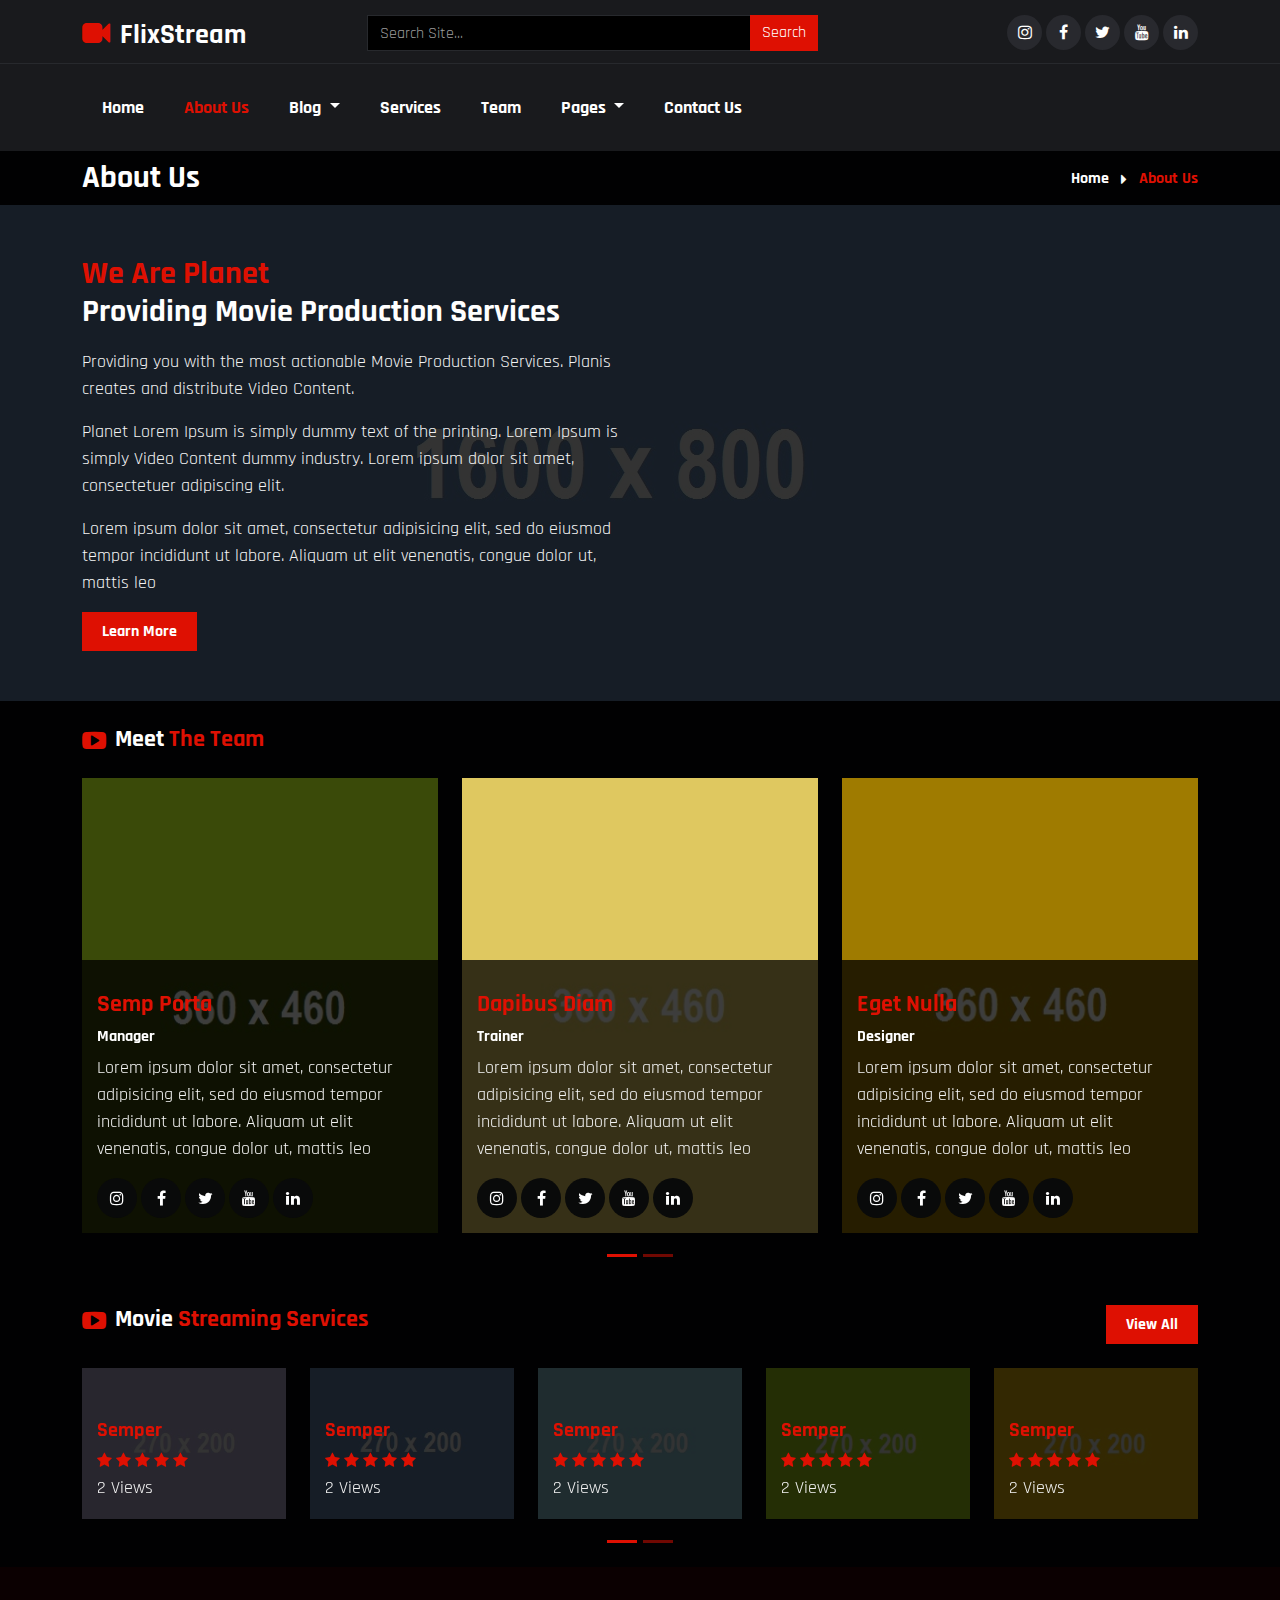
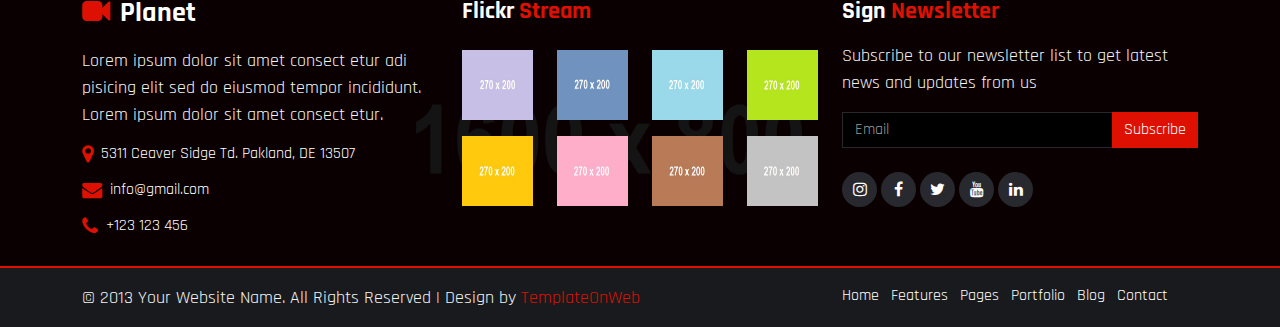
<file: about.html>
<!DOCTYPE html>
<html lang="en">
<head>
	<meta charset="utf-8">
	<meta http-equiv="X-UA-Compatible" content="IE=edge">
	<meta name="viewport" content="width=device-width, initial-scale=1">
	<title>Planet</title>
	<link href="css/bootstrap.min.css" rel="stylesheet" >
	<link href="css/font-awesome.min.css" rel="stylesheet" >
	<link href="css/global.css" rel="stylesheet">
	<link href="css/about.css" rel="stylesheet">
	<link href="https://fonts.googleapis.com/css2?family=Rajdhani&display=swap" rel="stylesheet">
	<script src="js/bootstrap.bundle.min.js"></script>

</head>
<body>

<section id="top">
<div class="container">
 <div class="row top_1">
  <div class="col-md-3">
   <div class="top_1l pt-1">
    <h3 class="mb-0"><a class="text-white" href="index.html"><i class="fa fa-video-camera col_red me-1"></i> FlixStream</a></h3>
   </div>
  </div>
  <div class="col-md-5">
   <div class="top_1m">
    <div class="input-group">
				<input type="text" class="form-control bg-black" placeholder="Search Site...">
				<span class="input-group-btn">
					<button class="btn btn text-white bg_red rounded-0 border-0" type="button">
						 Search</button>
				</span>
		</div>
   </div>
  </div>
  <div class="col-md-4">
   <div class="top_1r text-end">
     <ul class="social-network social-circle mb-0">
			<li><a href="#" class="icoRss" title="Rss"><i class="fa fa-instagram"></i></a></li>
			<li><a href="#" class="icoFacebook" title="Facebook"><i class="fa fa-facebook"></i></a></li>
			<li><a href="#" class="icoTwitter" title="Twitter"><i class="fa fa-twitter"></i></a></li>
			<li><a href="#" class="icoGoogle" title="Google +"><i class="fa fa-youtube"></i></a></li>
			<li><a href="#" class="icoLinkedin" title="Linkedin"><i class="fa fa-linkedin"></i></a></li>
		</ul>
   </div>
  </div>
 </div>
</div>
</section>

<section id="header">
<nav class="navbar navbar-expand-md navbar-light" id="navbar_sticky">
  <div class="container">
    <a class="navbar-brand text-white fw-bold" href="index.html"><i class="fa fa-video-camera col_red me-1"></i> FlixStream</a>
    <button class="navbar-toggler" type="button" data-bs-toggle="collapse" data-bs-target="#navbarSupportedContent" aria-controls="navbarSupportedContent" aria-expanded="false" aria-label="Toggle navigation">
      <span class="navbar-toggler-icon"></span>
    </button>
    <div class="collapse navbar-collapse" id="navbarSupportedContent">
      <ul class="navbar-nav mb-0">
        <li class="nav-item">
          <a class="nav-link" aria-current="page" href="index.html">Home</a>
        </li>
		<li class="nav-item">
          <a class="nav-link active" href="about.html">About Us</a>
        </li>
        <li class="nav-item dropdown">
          <a class="nav-link dropdown-toggle" href="#" id="navbarDropdown" role="button" data-bs-toggle="dropdown" aria-expanded="false">
            Blog
          </a>
          <ul class="dropdown-menu drop_1" aria-labelledby="navbarDropdown">
            <li><a class="dropdown-item" href="blog.html">Blog</a></li>
            <li><a class="dropdown-item border-0" href="blog_detail.html">Blog Detail</a></li>
          </ul>
        </li>
		<li class="nav-item">
          <a class="nav-link" href="services.html">Services</a>
        </li>
		<li class="nav-item">
          <a class="nav-link" href="team.html">Team</a>
        </li>
		<li class="nav-item dropdown">
          <a class="nav-link dropdown-toggle" href="#" id="navbarDropdown" role="button" data-bs-toggle="dropdown" aria-expanded="false">
            Pages
          </a>
          <ul class="dropdown-menu drop_1" aria-labelledby="navbarDropdown">
            <li><a class="dropdown-item" href="about.html">About Us</a></li>
            <li><a class="dropdown-item" href="services.html">Services</a></li>
			<li><a class="dropdown-item" href="team.html">Team</a></li>
            <li><a class="dropdown-item border-0" href="contact.html">Contact</a></li>
          </ul>
        </li>
		
		<li class="nav-item">
          <a class="nav-link" href="contact.html">Contact Us</a>
        </li>
      </ul>
    </div>
  </div>
</nav>
</section>

<section id="center" class="center_o pt-2 pb-2">
 <div class="container-xl">
  <div class="row center_o1">
   <div class="col-md-5">
     <div class="center_o1l">
	  <h2 class="mb-0">About Us</h2>
	 </div>
   </div>
   <div class="col-md-7">
     <div class="center_o1r text-end">
	  <h6 class="mb-0 col_red"><a href="#">Home</a> <span class="me-2 ms-2 text-light"><i class="fa fa-caret-right align-middle"></i></span> About Us</h6>
	 </div>
   </div>
  </div>
 </div>
</section>

<section id="about_pg">
 <div class="about_pgm">
  <div class="container-xl">
  <div class="row about_pg1">
    <div class="col-md-12">
	  <h2><span class="col_red">We Are Planet</span><br>
Providing Movie Production Services</h2>
      <p class="mt-3 w-50">Providing you with the most actionable Movie Production Services. Planis creates and distribute Video Content.</p>
	  <p class="w-50">Planet Lorem Ipsum is simply dummy text of the printing. Lorem Ipsum is simply Video Content  dummy industry. Lorem ipsum dolor sit amet, consectetuer adipiscing elit.</p>
	  <p class="w-50">Lorem ipsum dolor sit amet, consectetur adipisicing elit, sed do eiusmod tempor incididunt ut labore. Aliquam ut elit venenatis, congue dolor ut, mattis leo</p>
	  <h6 class="mb-0"><a class="button" href="#">Learn More</a></h6>
	</div>
  </div>
 </div>
 </div>
</section>

<section id="team" class="pt-4 pb-5">
 <div class="container-xl">
  <div class="row trend_1">
  <div class="col-md-12">
   <div class="trend_1l">
    <h4 class="mb-0"><i class="fa fa-youtube-play align-middle col_red me-1"></i> Meet <span class="col_red">The Team</span></h4>
   </div>
  </div>
 </div>
  <div class="row team_1 mt-4">
    <div id="carouselExampleCaptions1" class="carousel slide" data-bs-ride="carousel">
  <div class="carousel-indicators">
    <button type="button" data-bs-target="#carouselExampleCaptions1" data-bs-slide-to="0" class="active" aria-label="Slide 1"></button>
    <button type="button" data-bs-target="#carouselExampleCaptions1" data-bs-slide-to="1" aria-label="Slide 2" class="" aria-current="true"></button>
  </div>
  <div class="carousel-inner">
    <div class="carousel-item active">
      <div class="team_1i row">
	   <div class="col-md-4">
	    <div class="team_1i1 clearfix position-relative">
		 <div class="team_1i1i clearfix">
		   <div class="grid clearfix">
				  <figure class="effect-jazz mb-0">
					<a href="#"><img src="img/37.jpg" class="w-100" alt="abc"></a>
				  </figure>
			  </div>
		 </div>
		 <div class="team_1i1i1 clearfix position-absolute w-100 bottom-0">
		  <h4 class="col_red">Semp Porta</h4>
		  <h6>Manager</h6>
		  <p>Lorem ipsum dolor sit amet, consectetur adipisicing elit, sed do eiusmod tempor incididunt ut labore. Aliquam ut elit venenatis, congue dolor ut, mattis leo</p>
		  <ul class="social-network social-circle mb-0 mt-3">
			<li><a href="#" class="icoRss" title="Rss"><i class="fa fa-instagram"></i></a></li>
			<li><a href="#" class="icoFacebook" title="Facebook"><i class="fa fa-facebook"></i></a></li>
			<li><a href="#" class="icoTwitter" title="Twitter"><i class="fa fa-twitter"></i></a></li>
			<li><a href="#" class="icoGoogle" title="Google +"><i class="fa fa-youtube"></i></a></li>
			<li><a href="#" class="icoLinkedin" title="Linkedin"><i class="fa fa-linkedin"></i></a></li>
		</ul>
		 </div>
		</div>
	   </div>
	   <div class="col-md-4">
	    <div class="team_1i1 clearfix position-relative">
		 <div class="team_1i1i clearfix">
		   <div class="grid clearfix">
				  <figure class="effect-jazz mb-0">
					<a href="#"><img src="img/38.jpg" class="w-100" alt="abc"></a>
				  </figure>
			  </div>
		 </div>
		 <div class="team_1i1i1 clearfix position-absolute w-100 bottom-0">
		  <h4 class="col_red">Dapibus Diam</h4>
		  <h6>Trainer</h6>
		  <p>Lorem ipsum dolor sit amet, consectetur adipisicing elit, sed do eiusmod tempor incididunt ut labore. Aliquam ut elit venenatis, congue dolor ut, mattis leo</p>
		  <ul class="social-network social-circle mb-0 mt-3">
			<li><a href="#" class="icoRss" title="Rss"><i class="fa fa-instagram"></i></a></li>
			<li><a href="#" class="icoFacebook" title="Facebook"><i class="fa fa-facebook"></i></a></li>
			<li><a href="#" class="icoTwitter" title="Twitter"><i class="fa fa-twitter"></i></a></li>
			<li><a href="#" class="icoGoogle" title="Google +"><i class="fa fa-youtube"></i></a></li>
			<li><a href="#" class="icoLinkedin" title="Linkedin"><i class="fa fa-linkedin"></i></a></li>
		</ul>
		 </div>
		</div>
	   </div>
	   <div class="col-md-4">
	    <div class="team_1i1 clearfix position-relative">
		 <div class="team_1i1i clearfix">
		   <div class="grid clearfix">
				  <figure class="effect-jazz mb-0">
					<a href="#"><img src="img/39.jpg" class="w-100" alt="abc"></a>
				  </figure>
			  </div>
		 </div>
		 <div class="team_1i1i1 clearfix position-absolute w-100 bottom-0">
		  <h4 class="col_red">Eget Nulla</h4>
		  <h6>Designer</h6>
		  <p>Lorem ipsum dolor sit amet, consectetur adipisicing elit, sed do eiusmod tempor incididunt ut labore. Aliquam ut elit venenatis, congue dolor ut, mattis leo</p>
		  <ul class="social-network social-circle mb-0 mt-3">
			<li><a href="#" class="icoRss" title="Rss"><i class="fa fa-instagram"></i></a></li>
			<li><a href="#" class="icoFacebook" title="Facebook"><i class="fa fa-facebook"></i></a></li>
			<li><a href="#" class="icoTwitter" title="Twitter"><i class="fa fa-twitter"></i></a></li>
			<li><a href="#" class="icoGoogle" title="Google +"><i class="fa fa-youtube"></i></a></li>
			<li><a href="#" class="icoLinkedin" title="Linkedin"><i class="fa fa-linkedin"></i></a></li>
		</ul>
		 </div>
		</div>
	   </div>
	  </div>
	  
    </div>
    <div class="carousel-item">
      <div class="team_1i row">
	   <div class="col-md-4">
	    <div class="team_1i1 clearfix position-relative">
		 <div class="team_1i1i clearfix">
		   <div class="grid clearfix">
				  <figure class="effect-jazz mb-0">
					<a href="#"><img src="img/40.jpg" class="w-100" alt="abc"></a>
				  </figure>
			  </div>
		 </div>
		 <div class="team_1i1i1 clearfix position-absolute w-100 bottom-0">
		  <h4 class="col_red">Semp Porta</h4>
		  <h6>Manager</h6>
		  <p>Lorem ipsum dolor sit amet, consectetur adipisicing elit, sed do eiusmod tempor incididunt ut labore. Aliquam ut elit venenatis, congue dolor ut, mattis leo</p>
		  <ul class="social-network social-circle mb-0 mt-3">
			<li><a href="#" class="icoRss" title="Rss"><i class="fa fa-instagram"></i></a></li>
			<li><a href="#" class="icoFacebook" title="Facebook"><i class="fa fa-facebook"></i></a></li>
			<li><a href="#" class="icoTwitter" title="Twitter"><i class="fa fa-twitter"></i></a></li>
			<li><a href="#" class="icoGoogle" title="Google +"><i class="fa fa-youtube"></i></a></li>
			<li><a href="#" class="icoLinkedin" title="Linkedin"><i class="fa fa-linkedin"></i></a></li>
		</ul>
		 </div>
		</div>
	   </div>
	   <div class="col-md-4">
	    <div class="team_1i1 clearfix position-relative">
		 <div class="team_1i1i clearfix">
		   <div class="grid clearfix">
				  <figure class="effect-jazz mb-0">
					<a href="#"><img src="img/41.jpg" class="w-100" alt="abc"></a>
				  </figure>
			  </div>
		 </div>
		 <div class="team_1i1i1 clearfix position-absolute w-100 bottom-0">
		  <h4 class="col_red">Dapibus Diam</h4>
		  <h6>Trainer</h6>
		  <p>Lorem ipsum dolor sit amet, consectetur adipisicing elit, sed do eiusmod tempor incididunt ut labore. Aliquam ut elit venenatis, congue dolor ut, mattis leo</p>
		  <ul class="social-network social-circle mb-0 mt-3">
			<li><a href="#" class="icoRss" title="Rss"><i class="fa fa-instagram"></i></a></li>
			<li><a href="#" class="icoFacebook" title="Facebook"><i class="fa fa-facebook"></i></a></li>
			<li><a href="#" class="icoTwitter" title="Twitter"><i class="fa fa-twitter"></i></a></li>
			<li><a href="#" class="icoGoogle" title="Google +"><i class="fa fa-youtube"></i></a></li>
			<li><a href="#" class="icoLinkedin" title="Linkedin"><i class="fa fa-linkedin"></i></a></li>
		</ul>
		 </div>
		</div>
	   </div>
	   <div class="col-md-4">
	    <div class="team_1i1 clearfix position-relative">
		 <div class="team_1i1i clearfix">
		   <div class="grid clearfix">
				  <figure class="effect-jazz mb-0">
					<a href="#"><img src="img/42.jpg" class="w-100" alt="abc"></a>
				  </figure>
			  </div>
		 </div>
		 <div class="team_1i1i1 clearfix position-absolute w-100 bottom-0">
		  <h4 class="col_red">Eget Nulla</h4>
		  <h6>Designer</h6>
		  <p>Lorem ipsum dolor sit amet, consectetur adipisicing elit, sed do eiusmod tempor incididunt ut labore. Aliquam ut elit venenatis, congue dolor ut, mattis leo</p>
		  <ul class="social-network social-circle mb-0 mt-3">
			<li><a href="#" class="icoRss" title="Rss"><i class="fa fa-instagram"></i></a></li>
			<li><a href="#" class="icoFacebook" title="Facebook"><i class="fa fa-facebook"></i></a></li>
			<li><a href="#" class="icoTwitter" title="Twitter"><i class="fa fa-twitter"></i></a></li>
			<li><a href="#" class="icoGoogle" title="Google +"><i class="fa fa-youtube"></i></a></li>
			<li><a href="#" class="icoLinkedin" title="Linkedin"><i class="fa fa-linkedin"></i></a></li>
		</ul>
		 </div>
		</div>
	   </div>
	  </div>
    </div>
    
  </div>

</div>
  </div>
 </div>
</section>

<section id="stream" class="pb-5 pt-4">
<div class="container">
 <div class="row trend_1">
  <div class="col-md-6 col-6">
   <div class="trend_1l">
    <h4 class="mb-0"><i class="fa fa-youtube-play align-middle col_red me-1"></i> Movie   <span class="col_red">Streaming Services</span></h4>
   </div>
  </div>
  <div class="col-md-6 col-6">
   <div class="trend_1r text-end">
     <h6 class="mb-0"><a class="button" href="#"> View All</a></h6>
   </div>
  </div>
 </div>
 <div class="row trend_2 mt-4">
   <div id="carouselExampleCaptions4" class="carousel slide" data-bs-ride="carousel">
  <div class="carousel-indicators">
    <button type="button" data-bs-target="#carouselExampleCaptions4" data-bs-slide-to="0" class="active" aria-label="Slide 1" aria-current="true"></button>
    <button type="button" data-bs-target="#carouselExampleCaptions4" data-bs-slide-to="1" aria-label="Slide 2" class=""></button>
  </div>
  <div class="carousel-inner">
    <div class="carousel-item carousel-item-next carousel-item-start">
      <div class="trend_2i row">
	    <div class="col">
		  <div class="trend_2im clearfix position-relative">
		   <div class="trend_2im1 clearfix">
		     <div class="grid">
		  <figure class="effect-jazz mb-0">
			<a href="#"><img src="img/4.jpg" class="w-100" alt="img25"></a>
		  </figure>
	  </div>
		   </div>
		   <div class="trend_2im2 clearfix  position-absolute w-100 top-0">
		     <h5><a class="col_red" href="#">Semper</a></h5>
			<span class="col_red">
		 <i class="fa fa-star"></i>
		 <i class="fa fa-star"></i>
		 <i class="fa fa-star"></i>
		 <i class="fa fa-star"></i>
		 <i class="fa fa-star"></i>
		</span>
		<p class="mb-0">2 Views</p>
		   </div>
		  </div>
		    
		</div>
		<div class="col">
		  <div class="trend_2im clearfix position-relative">
		   <div class="trend_2im1 clearfix">
		     <div class="grid">
		  <figure class="effect-jazz mb-0">
			<a href="#"><img src="img/5.jpg" class="w-100" alt="img25"></a>
		  </figure>
	  </div>
		   </div>
		   <div class="trend_2im2 clearfix  position-absolute w-100 top-0">
		     <h5><a class="col_red" href="#">Semper</a></h5>
			<span class="col_red">
		 <i class="fa fa-star"></i>
		 <i class="fa fa-star"></i>
		 <i class="fa fa-star"></i>
		 <i class="fa fa-star"></i>
		 <i class="fa fa-star"></i>
		</span>
		<p class="mb-0">2 Views</p>
		   </div>
		  </div>
		    
		</div>
		<div class="col">
		  <div class="trend_2im clearfix position-relative">
		   <div class="trend_2im1 clearfix">
		     <div class="grid">
		  <figure class="effect-jazz mb-0">
			<a href="#"><img src="img/6.jpg" class="w-100" alt="img25"></a>
		  </figure>
	  </div>
		   </div>
		   <div class="trend_2im2 clearfix  position-absolute w-100 top-0">
		     <h5><a class="col_red" href="#">Semper</a></h5>
			<span class="col_red">
		 <i class="fa fa-star"></i>
		 <i class="fa fa-star"></i>
		 <i class="fa fa-star"></i>
		 <i class="fa fa-star"></i>
		 <i class="fa fa-star"></i>
		</span>
		<p class="mb-0">2 Views</p>
		   </div>
		  </div>
		    
		</div>
		<div class="col">
		  <div class="trend_2im clearfix position-relative">
		   <div class="trend_2im1 clearfix">
		     <div class="grid">
		  <figure class="effect-jazz mb-0">
			<a href="#"><img src="img/7.jpg" class="w-100" alt="img25"></a>
		  </figure>
	  </div>
		   </div>
		   <div class="trend_2im2 clearfix  position-absolute w-100 top-0">
		     <h5><a class="col_red" href="#">Semper</a></h5>
			<span class="col_red">
		 <i class="fa fa-star"></i>
		 <i class="fa fa-star"></i>
		 <i class="fa fa-star"></i>
		 <i class="fa fa-star"></i>
		 <i class="fa fa-star"></i>
		</span>
		<p class="mb-0">2 Views</p>
		   </div>
		  </div>
		    
		</div>
		<div class="col">
		  <div class="trend_2im clearfix position-relative">
		   <div class="trend_2im1 clearfix">
		     <div class="grid">
		  <figure class="effect-jazz mb-0">
			<a href="#"><img src="img/8.jpg" class="w-100" alt="img25"></a>
		  </figure>
	  </div>
		   </div>
		   <div class="trend_2im2 clearfix  position-absolute w-100 top-0">
		     <h5><a class="col_red" href="#">Semper</a></h5>
			<span class="col_red">
		 <i class="fa fa-star"></i>
		 <i class="fa fa-star"></i>
		 <i class="fa fa-star"></i>
		 <i class="fa fa-star"></i>
		 <i class="fa fa-star"></i>
		</span>
		<p class="mb-0">2 Views</p>
		   </div>
		  </div>
		    
		</div>
	  </div>
    </div>
    <div class="carousel-item active carousel-item-start">
      <div class="trend_2i row">
	    <div class="col">
		  <div class="trend_2im clearfix position-relative">
		   <div class="trend_2im1 clearfix">
		     <div class="grid">
		  <figure class="effect-jazz mb-0">
			<a href="#"><img src="img/9.jpg" class="w-100" alt="img25"></a>
		  </figure>
	  </div>
		   </div>
		   <div class="trend_2im2 clearfix  position-absolute w-100 top-0">
		     <h5><a class="col_red" href="#">Semper</a></h5>
			<span class="col_red">
		 <i class="fa fa-star"></i>
		 <i class="fa fa-star"></i>
		 <i class="fa fa-star"></i>
		 <i class="fa fa-star"></i>
		 <i class="fa fa-star"></i>
		</span>
		<p class="mb-0">2 Views</p>
		   </div>
		  </div>
		    
		</div>
		<div class="col">
		  <div class="trend_2im clearfix position-relative">
		   <div class="trend_2im1 clearfix">
		     <div class="grid">
		  <figure class="effect-jazz mb-0">
			<a href="#"><img src="img/10.jpg" class="w-100" alt="img25"></a>
		  </figure>
	  </div>
		   </div>
		   <div class="trend_2im2 clearfix  position-absolute w-100 top-0">
		     <h5><a class="col_red" href="#">Semper</a></h5>
			<span class="col_red">
		 <i class="fa fa-star"></i>
		 <i class="fa fa-star"></i>
		 <i class="fa fa-star"></i>
		 <i class="fa fa-star"></i>
		 <i class="fa fa-star"></i>
		</span>
		<p class="mb-0">2 Views</p>
		   </div>
		  </div>
		    
		</div>
		<div class="col">
		  <div class="trend_2im clearfix position-relative">
		   <div class="trend_2im1 clearfix">
		     <div class="grid">
		  <figure class="effect-jazz mb-0">
			<a href="#"><img src="img/11.jpg" class="w-100" alt="img25"></a>
		  </figure>
	  </div>
		   </div>
		   <div class="trend_2im2 clearfix  position-absolute w-100 top-0">
		     <h5><a class="col_red" href="#">Semper</a></h5>
			<span class="col_red">
		 <i class="fa fa-star"></i>
		 <i class="fa fa-star"></i>
		 <i class="fa fa-star"></i>
		 <i class="fa fa-star"></i>
		 <i class="fa fa-star"></i>
		</span>
		<p class="mb-0">2 Views</p>
		   </div>
		  </div>
		    
		</div>
		<div class="col">
		  <div class="trend_2im clearfix position-relative">
		   <div class="trend_2im1 clearfix">
		     <div class="grid">
		  <figure class="effect-jazz mb-0">
			<a href="#"><img src="img/4.jpg" class="w-100" alt="img25"></a>
		  </figure>
	  </div>
		   </div>
		   <div class="trend_2im2 clearfix  position-absolute w-100 top-0">
		     <h5><a class="col_red" href="#">Semper</a></h5>
			<span class="col_red">
		 <i class="fa fa-star"></i>
		 <i class="fa fa-star"></i>
		 <i class="fa fa-star"></i>
		 <i class="fa fa-star"></i>
		 <i class="fa fa-star"></i>
		</span>
		<p class="mb-0">2 Views</p>
		   </div>
		  </div>
		    
		</div>
		<div class="col">
		  <div class="trend_2im clearfix position-relative">
		   <div class="trend_2im1 clearfix">
		     <div class="grid">
		  <figure class="effect-jazz mb-0">
			<a href="#"><img src="img/5.jpg" class="w-100" alt="img25"></a>
		  </figure>
	  </div>
		   </div>
		   <div class="trend_2im2 clearfix  position-absolute w-100 top-0">
		     <h5><a class="col_red" href="#">Semper</a></h5>
			<span class="col_red">
		 <i class="fa fa-star"></i>
		 <i class="fa fa-star"></i>
		 <i class="fa fa-star"></i>
		 <i class="fa fa-star"></i>
		 <i class="fa fa-star"></i>
		</span>
		<p class="mb-0">2 Views</p>
		   </div>
		  </div>
		    
		</div>
	  </div>
    </div>
    
  </div>

</div>
 </div>
</div>
</section>

<section id="footer">
<div class="footer_m clearfix">
 <div class="container">
   <div class="row footer_1">
    <div class="col-md-4">
	 <div class="footer_1i">
	   <h3><a class="text-white" href="index.html"><i class="fa fa-video-camera col_red me-1"></i> Planet</a></h3>
	   <p class="mt-3">Lorem ipsum dolor sit amet consect etur adi pisicing elit sed do eiusmod tempor incididunt. Lorem ipsum dolor sit amet consect etur. </p>
	   <h6 class="fw-normal"><i class="fa fa-map-marker fs-5 align-middle col_red me-1"></i> 5311 Ceaver Sidge Td.
Pakland, DE 13507</h6>
        <h6 class="fw-normal mt-3"><i class="fa fa-envelope fs-5 align-middle col_red me-1"></i> info@gmail.com</h6>
		<h6 class="fw-normal mt-3 mb-0"><i class="fa fa-phone fs-5 align-middle col_red me-1"></i>  +123 123 456</h6>
	 </div>
	</div>
	<div class="col-md-4">
	 <div class="footer_1i">
	  <h4>Flickr <span class="col_red">Stream</span></h4>
      <div class="footer_1i1 row mt-4">
	   <div class="col-md-3 col-3">
	    <div class="footer_1i1i">
		  <div class="grid clearfix">
				  <figure class="effect-jazz mb-0">
					<a href="#"><img src="img/4.jpg" height="70" class="w-100" alt="abc"></a>
				  </figure>
			  </div>
		</div>
	   </div>
	   <div class="col-md-3 col-3">
	    <div class="footer_1i1i">
		  <div class="grid clearfix">
				  <figure class="effect-jazz mb-0">
					<a href="#"><img src="img/5.jpg" height="70" class="w-100" alt="abc"></a>
				  </figure>
			  </div>
		</div>
	   </div>
	   <div class="col-md-3 col-3">
	    <div class="footer_1i1i">
		  <div class="grid clearfix">
				  <figure class="effect-jazz mb-0">
					<a href="#"><img src="img/6.jpg" height="70" class="w-100" alt="abc"></a>
				  </figure>
			  </div>
		</div>
	   </div>
	   <div class="col-md-3 col-3">
	    <div class="footer_1i1i">
		  <div class="grid clearfix">
				  <figure class="effect-jazz mb-0">
					<a href="#"><img src="img/7.jpg" height="70" class="w-100" alt="abc"></a>
				  </figure>
			  </div>
		</div>
	   </div>
	  </div>
	  <div class="footer_1i1 row mt-3">
	   <div class="col-md-3 col-3">
	    <div class="footer_1i1i">
		  <div class="grid clearfix">
				  <figure class="effect-jazz mb-0">
					<a href="#"><img src="img/8.jpg" height="70" class="w-100" alt="abc"></a>
				  </figure>
			  </div>
		</div>
	   </div>
	   <div class="col-md-3 col-3">
	    <div class="footer_1i1i">
		  <div class="grid clearfix">
				  <figure class="effect-jazz mb-0">
					<a href="#"><img src="img/9.jpg" height="70" class="w-100" alt="abc"></a>
				  </figure>
			  </div>
		</div>
	   </div>
	   <div class="col-md-3 col-3">
	    <div class="footer_1i1i">
		  <div class="grid clearfix">
				  <figure class="effect-jazz mb-0">
					<a href="#"><img src="img/10.jpg" height="70" class="w-100" alt="abc"></a>
				  </figure>
			  </div>
		</div>
	   </div>
	   <div class="col-md-3 col-3">
	    <div class="footer_1i1i">
		  <div class="grid clearfix">
				  <figure class="effect-jazz mb-0">
					<a href="#"><img src="img/11.jpg" height="70" class="w-100" alt="abc"></a>
				  </figure>
			  </div>
		</div>
	   </div>
	  </div>
	 </div>
	</div>
	<div class="col-md-4">
	 <div class="footer_1i">
	  <h4>Sign  <span class="col_red">Newsletter</span></h4>
      <p class="mt-3">Subscribe to our newsletter list to get latest news and updates from us</p>
	  <div class="input-group">
				<input type="text" class="form-control bg-black" placeholder="Email">
				<span class="input-group-btn">
					<button class="btn btn text-white bg_red rounded-0 border-0" type="button">
						 Subscribe</button>
				</span>
		</div>
		<ul class="social-network social-circle mb-0 mt-4">
			<li><a href="#" class="icoRss" title="Rss"><i class="fa fa-instagram"></i></a></li>
			<li><a href="#" class="icoFacebook" title="Facebook"><i class="fa fa-facebook"></i></a></li>
			<li><a href="#" class="icoTwitter" title="Twitter"><i class="fa fa-twitter"></i></a></li>
			<li><a href="#" class="icoGoogle" title="Google +"><i class="fa fa-youtube"></i></a></li>
			<li><a href="#" class="icoLinkedin" title="Linkedin"><i class="fa fa-linkedin"></i></a></li>
		</ul>
	 </div>
	</div>
   </div>
</div>
</div>
</section>

<section id="footer_b" class="pt-3 pb-3 bg_grey">
<div class="container">
   <div class="row footer_1">
     <div class="col-md-8">
	  <div class="footer_1l">
	   <p class="mb-0">© 2013 Your Website Name. All Rights Reserved | Design by <a class="col_red" href="http://www.templateonweb.com">TemplateOnWeb</a></p>
	  </div>
	 </div>
	 <div class="col-md-4">
	  <div class="footer_1r">
	   <ul class="mb-0">
	    <li class="d-inline-block me-2"><a href="#">Home</a></li>
		<li class="d-inline-block me-2"><a href="#">Features</a></li>
		<li class="d-inline-block me-2"><a href="#">Pages</a></li>
		<li class="d-inline-block me-2"><a href="#">Portfolio</a></li>
		<li class="d-inline-block me-2"><a href="#">Blog</a></li>
		<li class="d-inline-block"><a href="#">Contact</a></li>
	   </ul>
	  </div>
	 </div>
   </div>
</div>
</section>

<script>
window.onscroll = function() {myFunction()};

var navbar_sticky = document.getElementById("navbar_sticky");
var sticky = navbar_sticky.offsetTop;
var navbar_height = document.querySelector('.navbar').offsetHeight;

function myFunction() {
  if (window.pageYOffset >= sticky + navbar_height) {
    navbar_sticky.classList.add("sticky")
	document.body.style.paddingTop = navbar_height + 'px';
  } else {
    navbar_sticky.classList.remove("sticky");
	document.body.style.paddingTop = '0'
  }
}
</script>

</body>

</html>
</file>
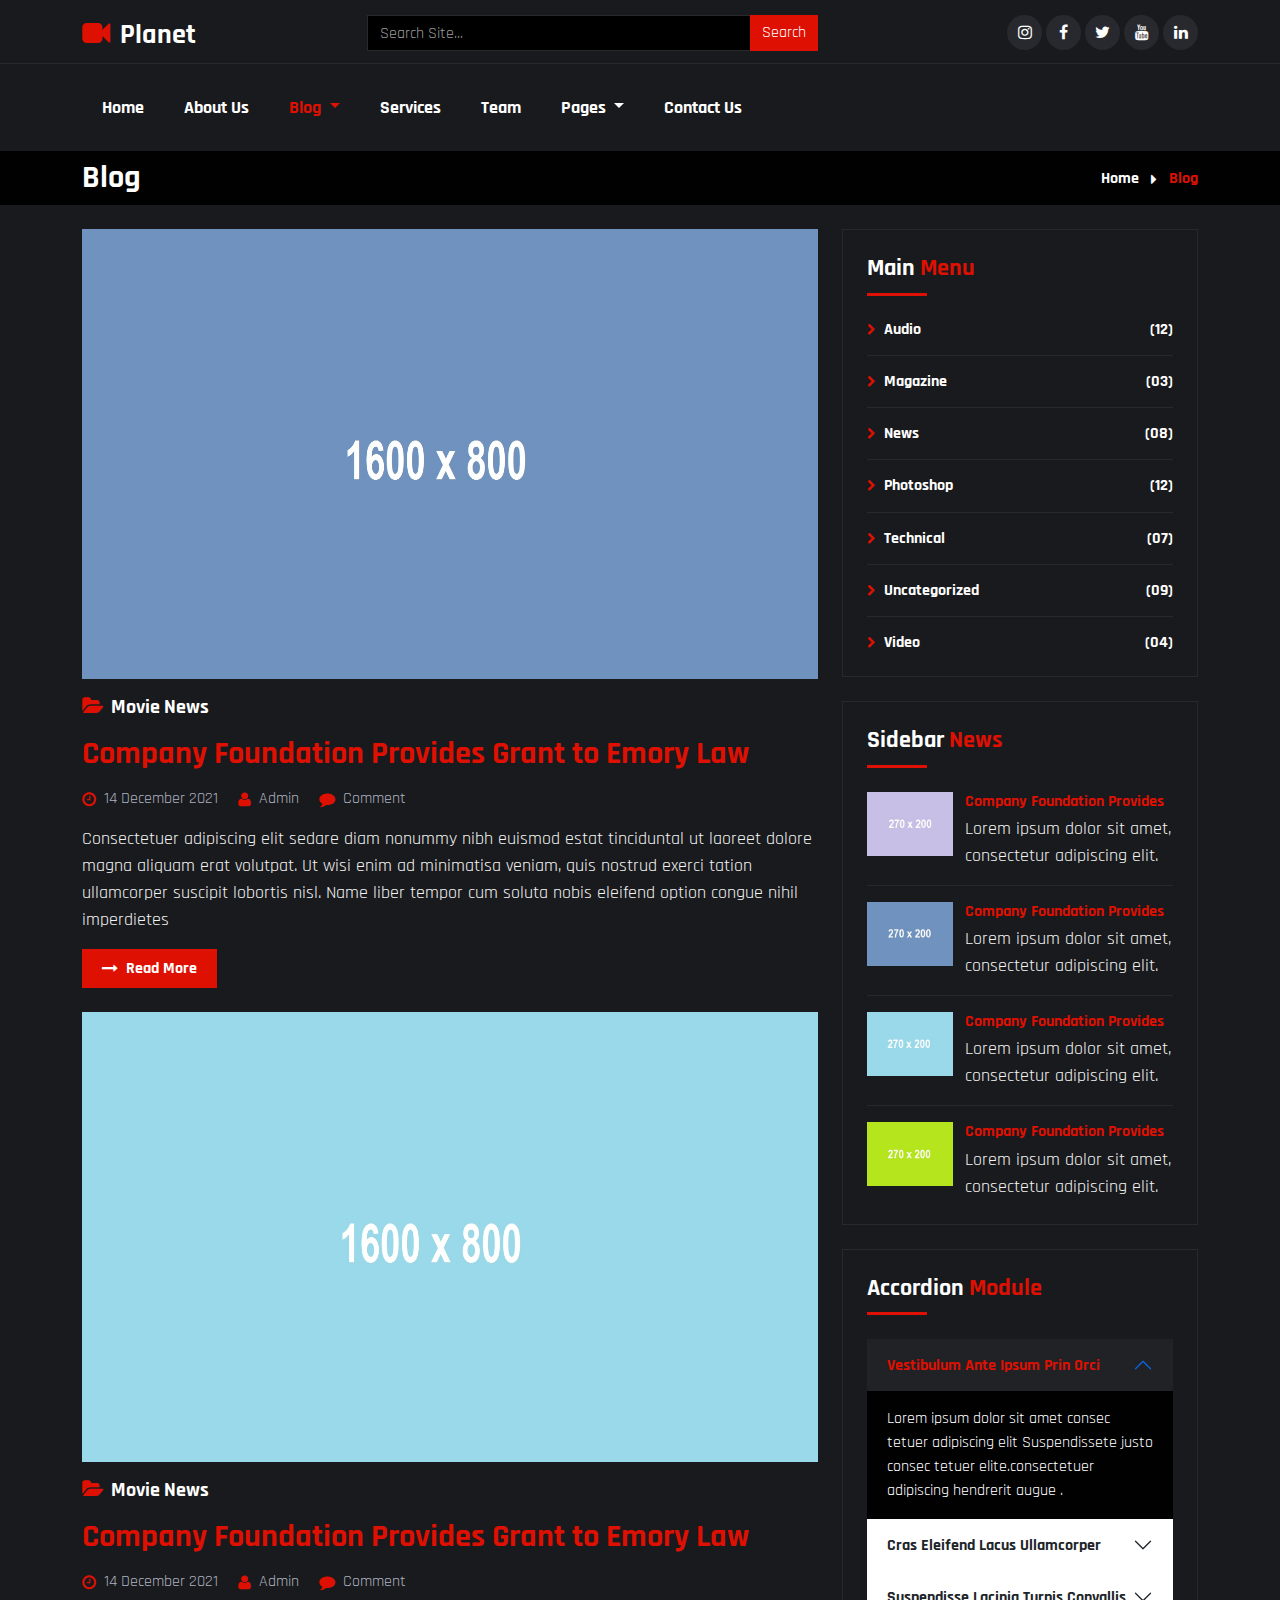
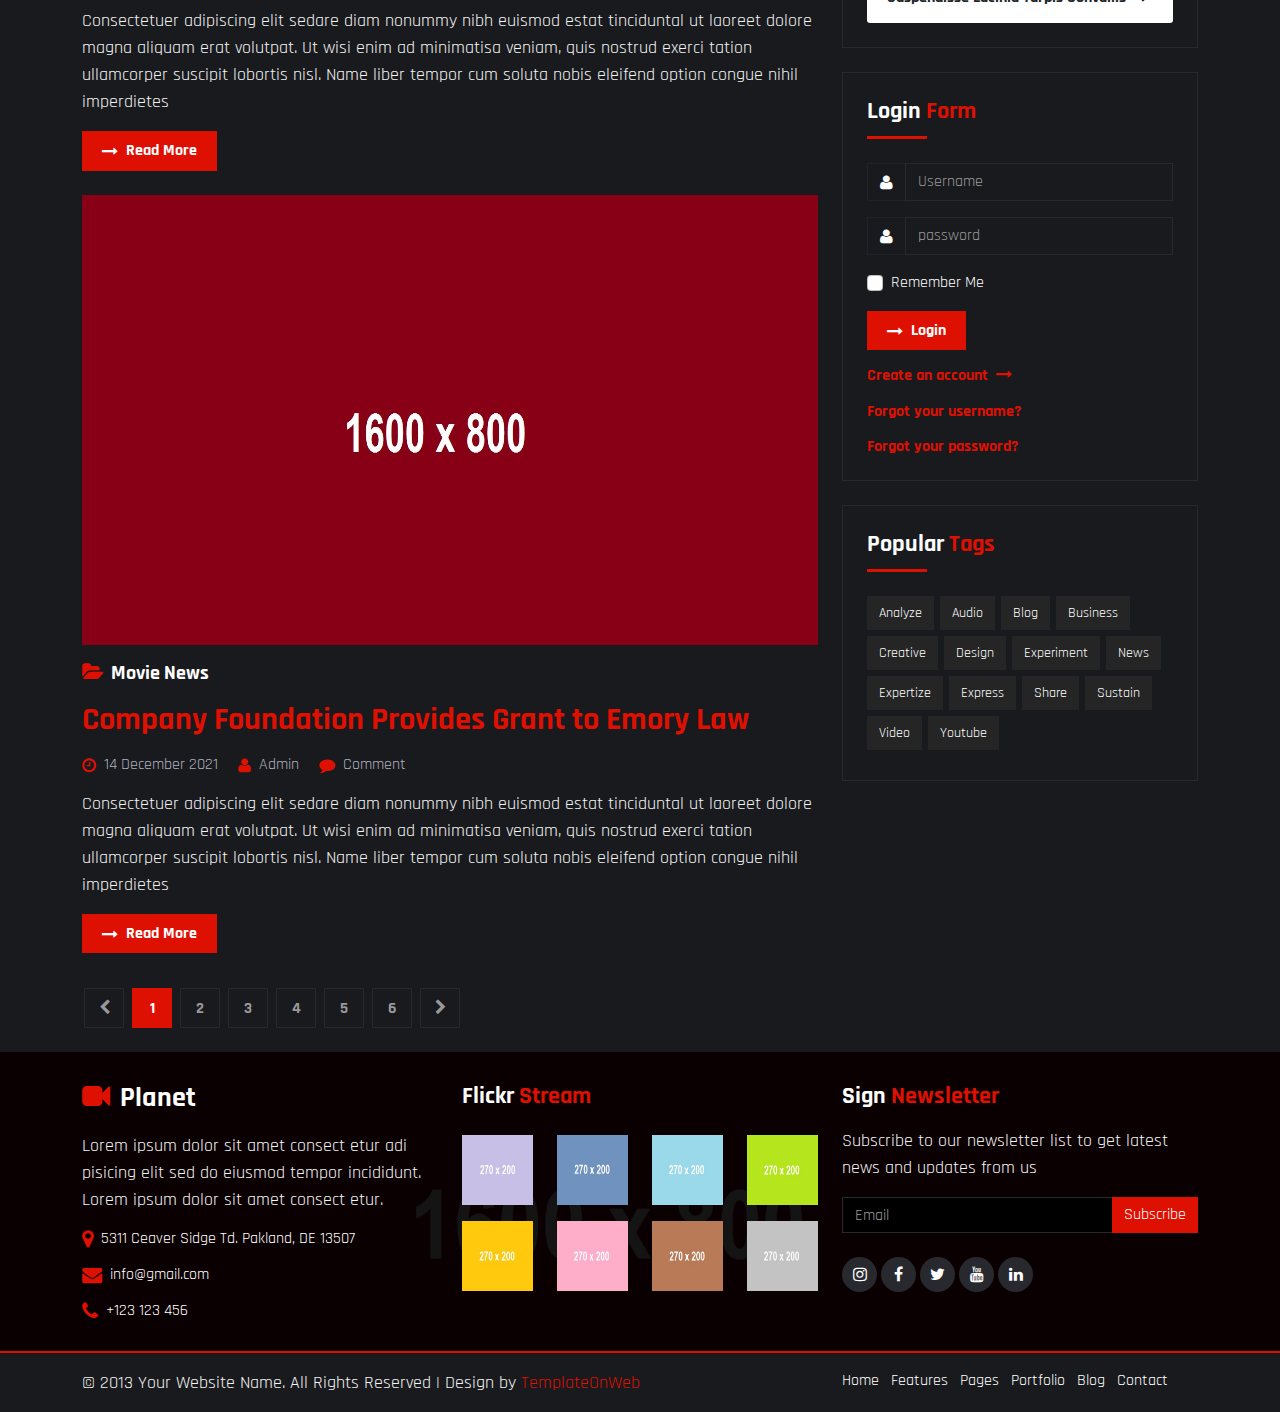
<file: blog.html>
<!DOCTYPE html>
<html lang="en">
<head>
	<meta charset="utf-8">
	<meta http-equiv="X-UA-Compatible" content="IE=edge">
	<meta name="viewport" content="width=device-width, initial-scale=1">
	<title>Planet</title>
	<link href="css/bootstrap.min.css" rel="stylesheet" >
	<link href="css/font-awesome.min.css" rel="stylesheet" >
	<link href="css/global.css" rel="stylesheet">
	<link href="css/blog.css" rel="stylesheet">
	<link href="https://fonts.googleapis.com/css2?family=Rajdhani&display=swap" rel="stylesheet">
	<script src="js/bootstrap.bundle.min.js"></script>

</head>
<body>

<section id="top">
<div class="container">
 <div class="row top_1">
  <div class="col-md-3">
   <div class="top_1l pt-1">
    <h3 class="mb-0"><a class="text-white" href="index.html"><i class="fa fa-video-camera col_red me-1"></i> Planet</a></h3>
   </div>
  </div>
  <div class="col-md-5">
   <div class="top_1m">
    <div class="input-group">
				<input type="text" class="form-control bg-black" placeholder="Search Site...">
				<span class="input-group-btn">
					<button class="btn btn text-white bg_red rounded-0 border-0" type="button">
						 Search</button>
				</span>
		</div>
   </div>
  </div>
  <div class="col-md-4">
   <div class="top_1r text-end">
     <ul class="social-network social-circle mb-0">
			<li><a href="#" class="icoRss" title="Rss"><i class="fa fa-instagram"></i></a></li>
			<li><a href="#" class="icoFacebook" title="Facebook"><i class="fa fa-facebook"></i></a></li>
			<li><a href="#" class="icoTwitter" title="Twitter"><i class="fa fa-twitter"></i></a></li>
			<li><a href="#" class="icoGoogle" title="Google +"><i class="fa fa-youtube"></i></a></li>
			<li><a href="#" class="icoLinkedin" title="Linkedin"><i class="fa fa-linkedin"></i></a></li>
		</ul>
   </div>
  </div>
 </div>
</div>
</section>

<section id="header">
<nav class="navbar navbar-expand-md navbar-light" id="navbar_sticky">
  <div class="container">
    <a class="navbar-brand text-white fw-bold" href="index.html"><i class="fa fa-video-camera col_red me-1"></i> Planet</a>
    <button class="navbar-toggler" type="button" data-bs-toggle="collapse" data-bs-target="#navbarSupportedContent" aria-controls="navbarSupportedContent" aria-expanded="false" aria-label="Toggle navigation">
      <span class="navbar-toggler-icon"></span>
    </button>
    <div class="collapse navbar-collapse" id="navbarSupportedContent">
      <ul class="navbar-nav mb-0">
        <li class="nav-item">
          <a class="nav-link" aria-current="page" href="index.html">Home</a>
        </li>
		<li class="nav-item">
          <a class="nav-link" href="about.html">About Us</a>
        </li>
        <li class="nav-item dropdown">
          <a class="nav-link dropdown-toggle active" href="#" id="navbarDropdown" role="button" data-bs-toggle="dropdown" aria-expanded="false">
            Blog
          </a>
          <ul class="dropdown-menu drop_1" aria-labelledby="navbarDropdown">
            <li><a class="dropdown-item" href="blog.html">Blog</a></li>
            <li><a class="dropdown-item border-0" href="blog_detail.html">Blog Detail</a></li>
          </ul>
        </li>
		<li class="nav-item">
          <a class="nav-link" href="services.html">Services</a>
        </li>
		<li class="nav-item">
          <a class="nav-link" href="team.html">Team</a>
        </li>
		<li class="nav-item dropdown">
          <a class="nav-link dropdown-toggle" href="#" id="navbarDropdown" role="button" data-bs-toggle="dropdown" aria-expanded="false">
            Pages
          </a>
          <ul class="dropdown-menu drop_1" aria-labelledby="navbarDropdown">
            <li><a class="dropdown-item" href="about.html">About Us</a></li>
            <li><a class="dropdown-item" href="services.html">Services</a></li>
			<li><a class="dropdown-item" href="team.html">Team</a></li>
            <li><a class="dropdown-item border-0" href="contact.html">Contact</a></li>
          </ul>
        </li>
		
		<li class="nav-item">
          <a class="nav-link" href="contact.html">Contact Us</a>
        </li>
      </ul>
    </div>
  </div>
</nav>
</section>

<section id="center" class="center_o pt-2 pb-2">
 <div class="container-xl">
  <div class="row center_o1">
   <div class="col-md-5">
     <div class="center_o1l">
	  <h2 class="mb-0">Blog</h2>
	 </div>
   </div>
   <div class="col-md-7">
     <div class="center_o1r text-end">
	  <h6 class="mb-0 col_red"><a href="#">Home</a> <span class="me-2 ms-2 text-light"><i class="fa fa-caret-right align-middle"></i></span> Blog</h6>
	 </div>
   </div>
  </div>
 </div>
</section>

<section id="blog" class="pt-4 pb-4 bg_grey">
 <div class="container-xl">
  <div class="row blog_1">
   <div class="col-md-8">
    <div class="blog_1l">
	 <div class="blog_1l1">
	   <div class="popular_2i1lm position-relative clearfix">
		   <div class="popular_2i1lm1 clearfix">
		      <div class="grid">
		  <figure class="effect-jazz mb-0">
			<a href="blog_detail.html"><img src="img/2.jpg" height="450" class="w-100" alt="img25"></a>
		  </figure>
	  </div>
		   </div>
		   <div class="popular_2i1lm2 position-absolute top-0 w-100 text-center clearfix">
		    <ul>
			 <li class="d-inline-block"><a href="blog_detail.html"><i class="fa fa-link col_red"></i></a></li>
			 <li class="d-inline-block"><a href="blog_detail.html"><i class="fa fa-search col_red"></i></a></li>
			</ul>
		   </div>
		  </div>
	   <div class="blog_1l1i mt-3">
	    <h5><i class="fa fa-folder-open col_red me-1"></i> Movie News</h5>
		<h2 class="mt-3"><a class="col_red" href="blog_detail.html">Company Foundation Provides  Grant to Emory Law	</a></h2>
		<h6 class="fw-normal mt-3 col_light">
		<span><i class="fa fa-clock-o me-1 align-middle col_red"></i> 14 December 2021</span>
		<span class="ms-3"><i class="fa fa-user me-1 align-middle col_red"></i> Admin</span>
		<span class="ms-3"><i class="fa fa-comment me-1 align-middle col_red"></i> Comment</span>
		</h6>
		<p class="mt-3">Consectetuer adipiscing elit sedare diam nonummy nibh euismod estat tinciduntal ut laoreet dolore magna aliquam erat volutpat. Ut wisi enim ad minimatisa veniam, quis nostrud exerci tation ullamcorper suscipit lobortis nisl. Name liber tempor cum soluta nobis eleifend option congue nihil imperdietes</p>
		<h6 class="mt-3 mb-0"><a class="button" href="blog_detail.html"><i class="fa fa-long-arrow-right align-middle me-1"></i> Read More</a></h6>
	   </div>
	 </div>
	 <div class="blog_1l1 mt-4">
	   <div class="popular_2i1lm position-relative clearfix">
		   <div class="popular_2i1lm1 clearfix">
		      <div class="grid">
		  <figure class="effect-jazz mb-0">
			<a href="blog_detail.html"><img src="img/1.jpg" height="450" class="w-100" alt="img25"></a>
		  </figure>
	  </div>
		   </div>
		   <div class="popular_2i1lm2 position-absolute top-0 w-100 text-center clearfix">
		    <ul>
			 <li class="d-inline-block"><a href="blog_detail.html"><i class="fa fa-link col_red"></i></a></li>
			 <li class="d-inline-block"><a href="blog_detail.html"><i class="fa fa-search col_red"></i></a></li>
			</ul>
		   </div>
		  </div>
	   <div class="blog_1l1i mt-3">
	    <h5><i class="fa fa-folder-open col_red me-1"></i> Movie News</h5>
		<h2 class="mt-3"><a class="col_red" href="blog_detail.html">Company Foundation Provides  Grant to Emory Law	</a></h2>
		<h6 class="fw-normal mt-3 col_light">
		<span><i class="fa fa-clock-o me-1 align-middle col_red"></i> 14 December 2021</span>
		<span class="ms-3"><i class="fa fa-user me-1 align-middle col_red"></i> Admin</span>
		<span class="ms-3"><i class="fa fa-comment me-1 align-middle col_red"></i> Comment</span>
		</h6>
		<p class="mt-3">Consectetuer adipiscing elit sedare diam nonummy nibh euismod estat tinciduntal ut laoreet dolore magna aliquam erat volutpat. Ut wisi enim ad minimatisa veniam, quis nostrud exerci tation ullamcorper suscipit lobortis nisl. Name liber tempor cum soluta nobis eleifend option congue nihil imperdietes</p>
		<h6 class="mt-3 mb-0"><a class="button" href="blog_detail.html"><i class="fa fa-long-arrow-right align-middle me-1"></i> Read More</a></h6>
	   </div>
	 </div>
	 <div class="blog_1l1 mt-4">
	   <div class="popular_2i1lm position-relative clearfix">
		   <div class="popular_2i1lm1 clearfix">
		      <div class="grid">
		  <figure class="effect-jazz mb-0">
			<a href="blog_detail.html"><img src="img/3.jpg" height="450" class="w-100" alt="img25"></a>
		  </figure>
	  </div>
		   </div>
		   <div class="popular_2i1lm2 position-absolute top-0 w-100 text-center clearfix">
		    <ul>
			 <li class="d-inline-block"><a href="blog_detail.html"><i class="fa fa-link col_red"></i></a></li>
			 <li class="d-inline-block"><a href="blog_detail.html"><i class="fa fa-search col_red"></i></a></li>
			</ul>
		   </div>
		  </div>
	   <div class="blog_1l1i mt-3">
	    <h5><i class="fa fa-folder-open col_red me-1"></i> Movie News</h5>
		<h2 class="mt-3"><a class="col_red" href="blog_detail.html">Company Foundation Provides  Grant to Emory Law	</a></h2>
		<h6 class="fw-normal mt-3 col_light">
		<span><i class="fa fa-clock-o me-1 align-middle col_red"></i> 14 December 2021</span>
		<span class="ms-3"><i class="fa fa-user me-1 align-middle col_red"></i> Admin</span>
		<span class="ms-3"><i class="fa fa-comment me-1 align-middle col_red"></i> Comment</span>
		</h6>
		<p class="mt-3">Consectetuer adipiscing elit sedare diam nonummy nibh euismod estat tinciduntal ut laoreet dolore magna aliquam erat volutpat. Ut wisi enim ad minimatisa veniam, quis nostrud exerci tation ullamcorper suscipit lobortis nisl. Name liber tempor cum soluta nobis eleifend option congue nihil imperdietes</p>
		<h6 class="mt-3 mb-0"><a class="button" href="blog_detail.html"><i class="fa fa-long-arrow-right align-middle me-1"></i> Read More</a></h6>
	   </div>
	 </div>
	 <div class="pages">
		 <div class="col-md-12">
		   <ul class="mb-0">
			<li><a href="blog_detail.html"><i class="fa fa-chevron-left"></i></a></li>
			<li><a class="act" href="blog_detail.html">1</a></li>
			<li><a href="blog_detail.html">2</a></li>
			<li><a href="blog_detail.html">3</a></li>
			<li><a href="blog_detail.html">4</a></li>
			<li><a href="blog_detail.html">5</a></li>
			<li><a href="blog_detail.html">6</a></li>
			<li><a href="blog_detail.html"><i class="fa fa-chevron-right"></i></a></li>
		   </ul>
		 </div>
	 </div>
	</div>
   </div>   
   <div class="col-md-4">
    <div class="blog_1r">
	  <div class="blog_1r1 p-4">
	   <h4>Main <span class="col_red">Menu</span></h4>
	   <hr class="line mb-4">
	   <h6><a href="blog_detail.html"><i class="fa fa-chevron-right me-1 col_red font_12"></i> Audio <span class="pull-right">(12)</span></a></h6>
		<hr>
		<h6><a href="blog_detail.html"><i class="fa fa-chevron-right me-1 col_red font_12"></i> Magazine <span class="pull-right">(03)</span></a></h6>
		<hr>
		<h6><a href="blog_detail.html"><i class="fa fa-chevron-right me-1 col_red font_12"></i> News <span class="pull-right">(08)</span></a></h6>
		<hr>
		<h6><a href="blog_detail.html"><i class="fa fa-chevron-right me-1 col_red font_12"></i> Photoshop <span class="pull-right">(12)</span></a></h6>
		<hr>
		<h6><a href="blog_detail.html"><i class="fa fa-chevron-right me-1 col_red font_12"></i> Technical <span class="pull-right">(07)</span></a></h6>
		<hr>
		<h6><a href="blog_detail.html"><i class="fa fa-chevron-right me-1 col_red font_12"></i> Uncategorized <span class="pull-right">(09)</span></a></h6>
		<hr>
		<h6 class="mb-0"><a href="blog_detail.html"><i class="fa fa-chevron-right me-1 col_red font_12"></i> Video <span class="pull-right">(04)</span></a></h6>
	  </div>
	  <div class="blog_1r1 p-4 mt-4">
	   <h4>Sidebar  <span class="col_red">News</span></h4>
	   <hr class="line mb-4">
	   <div class="blog_1r1i row">
	    <div class="col-md-4 col-4">
		 <div class="blog_1r1il">
		   <div class="grid clearfix">
				  <figure class="effect-jazz mb-0">
					<a href="blog_detail.html"><img src="img/4.jpg"  class="w-100" alt="abc"></a>
				  </figure>
			  </div>
		 </div>
		</div>
		<div class="col-md-8 ps-0 col-8">
		 <div class="blog_1r1ir">
		   <h6 class="mb-1"><a class="col_red" href="blog_detail.html">Company Foundation Provides</a></h6>
		   <p class="mb-0">Lorem ipsum dolor sit amet, consectetur adipiscing elit. </p>
		 </div>
		</div>
	   </div><hr>
	   <div class="blog_1r1i row">
	    <div class="col-md-4 col-4">
		 <div class="blog_1r1il">
		   <div class="grid clearfix">
				  <figure class="effect-jazz mb-0">
					<a href="blog_detail.html"><img src="img/5.jpg"  class="w-100" alt="abc"></a>
				  </figure>
			  </div>
		 </div>
		</div>
		<div class="col-md-8 ps-0 col-8">
		 <div class="blog_1r1ir">
		   <h6 class="mb-1"><a class="col_red" href="blog_detail.html">Company Foundation Provides</a></h6>
		   <p class="mb-0">Lorem ipsum dolor sit amet, consectetur adipiscing elit. </p>
		 </div>
		</div>
	   </div><hr>
	   <div class="blog_1r1i row">
	    <div class="col-md-4 col-4">
		 <div class="blog_1r1il">
		   <div class="grid clearfix">
				  <figure class="effect-jazz mb-0">
					<a href="blog_detail.html"><img src="img/6.jpg"  class="w-100" alt="abc"></a>
				  </figure>
			  </div>
		 </div>
		</div>
		<div class="col-md-8 ps-0 col-8">
		 <div class="blog_1r1ir">
		   <h6 class="mb-1"><a class="col_red" href="blog_detail.html">Company Foundation Provides</a></h6>
		   <p class="mb-0">Lorem ipsum dolor sit amet, consectetur adipiscing elit. </p>
		 </div>
		</div>
	   </div><hr>
	   <div class="blog_1r1i row">
	    <div class="col-md-4 col-4">
		 <div class="blog_1r1il">
		   <div class="grid clearfix">
				  <figure class="effect-jazz mb-0">
					<a href="blog_detail.html"><img src="img/7.jpg"  class="w-100" alt="abc"></a>
				  </figure>
			  </div>
		 </div>
		</div>
		<div class="col-md-8 ps-0 col-8">
		 <div class="blog_1r1ir">
		   <h6 class="mb-1"><a class="col_red" href="blog_detail.html">Company Foundation Provides</a></h6>
		   <p class="mb-0">Lorem ipsum dolor sit amet, consectetur adipiscing elit. </p>
		 </div>
		</div>
	   </div>
	  </div>
	  <div class="blog_1r1 p-4 mt-4">
	   <h4>Accordion  <span class="col_red">Module</span></h4>
	   <hr class="line mb-4">
	   <div class="accordion" id="accordionExample">
  <div class="accordion-item">
   <h2 class="accordion-header" id="headingOne">
     <button class="accordion-button" type="button" data-bs-toggle="collapse" data-bs-target="#collapseOne" aria-expanded="true" aria-controls="collapseOne">
       Vestibulum Ante Ipsum Prin Orci
     </button>
   </h2>
   <div id="collapseOne" class="accordion-collapse collapse show" aria-labelledby="headingOne" data-bs-parent="#accordionExample">
     <div class="accordion-body">
      Lorem ipsum dolor sit amet consec tetuer adipiscing elit Suspendissete justo consec tetuer elite.consectetuer adipiscing hendrerit augue .
     </div>
   </div>
  </div>
   
  <div class="accordion-item">
   <h2 class="accordion-header" id="headingTwo">
     <button class="accordion-button collapsed" type="button" data-bs-toggle="collapse" data-bs-target="#collapseTwo" aria-expanded="false" aria-controls="collapseTwo">
      Cras Eleifend Lacus Ullamcorper
     </button>
   </h2>
   <div id="collapseTwo" class="accordion-collapse collapse" aria-labelledby="headingTwo" data-bs-parent="#accordionExample">
     <div class="accordion-body">
       Lorem ipsum dolor sit amet consec tetuer adipiscing elit Suspendissete justo consec tetuer elite.consectetuer adipiscing hendrerit augue .
     </div>
   </div>
 </div>
  
  <div class="accordion-item">
   <h2 class="accordion-header" id="headingThree">
     <button class="accordion-button collapsed" type="button" data-bs-toggle="collapse" data-bs-target="#collapseThree" aria-expanded="false" aria-controls="collapseThree">
      Suspendisse Lacinia Turpis Convallis
     </button>
   </h2>
   <div id="collapseThree" class="accordion-collapse collapse" aria-labelledby="headingThree" data-bs-parent="#accordionExample">
     <div class="accordion-body">
       Lorem ipsum dolor sit amet consec tetuer adipiscing elit Suspendissete justo consec tetuer elite.consectetuer adipiscing hendrerit augue .
     </div>
   </div>
 </div>
</div>
	  </div>
	  <div class="blog_1r1 p-4 mt-4">
	   <h4>Login   <span class="col_red">Form</span></h4>
	   <hr class="line mb-4">
	   <div class="input-group input-group-merge">
	   <div class="input-group-text bg-transparent text-white border-right-0" data-password="false">
            <span class="fa fa-user"></span>
        </div>
        <input type="username" id="username" class="form-control bg-transparent" placeholder="Username">
        
    </div>
	<div class="input-group input-group-merge mt-3">
	   <div class="input-group-text bg-transparent text-white border-right-0" data-password="false">
            <span class="fa fa-user"></span>
        </div>
        <input type="password" id="username" class="form-control bg-transparent" placeholder="password">
        
    </div>
	<div class="form-check mt-3">
            <input type="checkbox" class="form-check-input" id="checkmeout0">
            <label class="form-check-label" for="checkmeout0">Remember Me</label>
        </div>
		<h6 class="mt-3"><a class="button" href="blog_detail.html"><i class="fa fa-long-arrow-right align-middle me-1"></i> Login</a></h6>
		<h6 class="mt-3"><a class="col_red" href="blog_detail.html">Create an account <i class="fa fa-long-arrow-right ms-1"></i></a></h6>
		<h6 class="mt-3"><a class="col_red" href="blog_detail.html">Forgot your username? </a></h6>
		<h6 class="mt-3 mb-0"><a class="col_red" href="blog_detail.html">Forgot your password? </a></h6>
	  </div>
	  <div class="blog_1r1 p-4 mt-4">
	   <h4>Popular   <span class="col_red">Tags</span></h4>
	   <hr class="line mb-4">
	   <ul class="mb-0">
	    <li class="d-inline-block"><a class="d-block" href="blog_detail.html">Analyze</a></li>
		<li class="d-inline-block"><a class="d-block" href="blog_detail.html">Audio</a></li>
		<li class="d-inline-block"><a class="d-block" href="blog_detail.html">Blog</a></li>
		<li class="d-inline-block"><a class="d-block" href="blog_detail.html">Business</a></li>
		<li class="d-inline-block"><a class="d-block" href="blog_detail.html">Creative</a></li>
		<li class="d-inline-block"><a class="d-block" href="blog_detail.html">Design</a></li>
		<li class="d-inline-block"><a class="d-block" href="blog_detail.html">Experiment</a></li>
		<li class="d-inline-block"><a class="d-block" href="blog_detail.html">News</a></li>
		<li class="d-inline-block"><a class="d-block" href="blog_detail.html">Expertize</a></li>
		<li class="d-inline-block"><a class="d-block" href="blog_detail.html">Express</a></li>
		<li class="d-inline-block"><a class="d-block" href="blog_detail.html">Share</a></li>
		<li class="d-inline-block"><a class="d-block" href="blog_detail.html">Sustain</a></li>
		<li class="d-inline-block"><a class="d-block" href="blog_detail.html">Video</a></li>
		<li class="d-inline-block"><a class="d-block" href="blog_detail.html">Youtube</a></li>
	   </ul>
	  </div>
	</div>
   </div>
  </div>
 </div>
</section>

<section id="footer">
<div class="footer_m clearfix">
 <div class="container">
   <div class="row footer_1">
    <div class="col-md-4">
	 <div class="footer_1i">
	   <h3><a class="text-white" href="index.html"><i class="fa fa-video-camera col_red me-1"></i> Planet</a></h3>
	   <p class="mt-3">Lorem ipsum dolor sit amet consect etur adi pisicing elit sed do eiusmod tempor incididunt. Lorem ipsum dolor sit amet consect etur. </p>
	   <h6 class="fw-normal"><i class="fa fa-map-marker fs-5 align-middle col_red me-1"></i> 5311 Ceaver Sidge Td.
Pakland, DE 13507</h6>
        <h6 class="fw-normal mt-3"><i class="fa fa-envelope fs-5 align-middle col_red me-1"></i> info@gmail.com</h6>
		<h6 class="fw-normal mt-3 mb-0"><i class="fa fa-phone fs-5 align-middle col_red me-1"></i>  +123 123 456</h6>
	 </div>
	</div>
	<div class="col-md-4">
	 <div class="footer_1i">
	  <h4>Flickr <span class="col_red">Stream</span></h4>
      <div class="footer_1i1 row mt-4">
	   <div class="col-md-3 col-3">
	    <div class="footer_1i1i">
		  <div class="grid clearfix">
				  <figure class="effect-jazz mb-0">
					<a href="#"><img src="img/4.jpg" height="70" class="w-100" alt="abc"></a>
				  </figure>
			  </div>
		</div>
	   </div>
	   <div class="col-md-3 col-3">
	    <div class="footer_1i1i">
		  <div class="grid clearfix">
				  <figure class="effect-jazz mb-0">
					<a href="#"><img src="img/5.jpg" height="70" class="w-100" alt="abc"></a>
				  </figure>
			  </div>
		</div>
	   </div>
	   <div class="col-md-3 col-3">
	    <div class="footer_1i1i">
		  <div class="grid clearfix">
				  <figure class="effect-jazz mb-0">
					<a href="#"><img src="img/6.jpg" height="70" class="w-100" alt="abc"></a>
				  </figure>
			  </div>
		</div>
	   </div>
	   <div class="col-md-3 col-3">
	    <div class="footer_1i1i">
		  <div class="grid clearfix">
				  <figure class="effect-jazz mb-0">
					<a href="#"><img src="img/7.jpg" height="70" class="w-100" alt="abc"></a>
				  </figure>
			  </div>
		</div>
	   </div>
	  </div>
	  <div class="footer_1i1 row mt-3">
	   <div class="col-md-3 col-3">
	    <div class="footer_1i1i">
		  <div class="grid clearfix">
				  <figure class="effect-jazz mb-0">
					<a href="#"><img src="img/8.jpg" height="70" class="w-100" alt="abc"></a>
				  </figure>
			  </div>
		</div>
	   </div>
	   <div class="col-md-3 col-3">
	    <div class="footer_1i1i">
		  <div class="grid clearfix">
				  <figure class="effect-jazz mb-0">
					<a href="#"><img src="img/9.jpg" height="70" class="w-100" alt="abc"></a>
				  </figure>
			  </div>
		</div>
	   </div>
	   <div class="col-md-3 col-3">
	    <div class="footer_1i1i">
		  <div class="grid clearfix">
				  <figure class="effect-jazz mb-0">
					<a href="#"><img src="img/10.jpg" height="70" class="w-100" alt="abc"></a>
				  </figure>
			  </div>
		</div>
	   </div>
	   <div class="col-md-3 col-3">
	    <div class="footer_1i1i">
		  <div class="grid clearfix">
				  <figure class="effect-jazz mb-0">
					<a href="#"><img src="img/11.jpg" height="70" class="w-100" alt="abc"></a>
				  </figure>
			  </div>
		</div>
	   </div>
	  </div>
	 </div>
	</div>
	<div class="col-md-4">
	 <div class="footer_1i">
	  <h4>Sign  <span class="col_red">Newsletter</span></h4>
      <p class="mt-3">Subscribe to our newsletter list to get latest news and updates from us</p>
	  <div class="input-group">
				<input type="text" class="form-control bg-black" placeholder="Email">
				<span class="input-group-btn">
					<button class="btn btn text-white bg_red rounded-0 border-0" type="button">
						 Subscribe</button>
				</span>
		</div>
		<ul class="social-network social-circle mb-0 mt-4">
			<li><a href="#" class="icoRss" title="Rss"><i class="fa fa-instagram"></i></a></li>
			<li><a href="#" class="icoFacebook" title="Facebook"><i class="fa fa-facebook"></i></a></li>
			<li><a href="#" class="icoTwitter" title="Twitter"><i class="fa fa-twitter"></i></a></li>
			<li><a href="#" class="icoGoogle" title="Google +"><i class="fa fa-youtube"></i></a></li>
			<li><a href="#" class="icoLinkedin" title="Linkedin"><i class="fa fa-linkedin"></i></a></li>
		</ul>
	 </div>
	</div>
   </div>
</div>
</div>
</section>

<section id="footer_b" class="pt-3 pb-3 bg_grey">
<div class="container">
   <div class="row footer_1">
     <div class="col-md-8">
	  <div class="footer_1l">
	   <p class="mb-0">© 2013 Your Website Name. All Rights Reserved | Design by <a class="col_red" href="http://www.templateonweb.com">TemplateOnWeb</a></p>
	  </div>
	 </div>
	 <div class="col-md-4">
	  <div class="footer_1r">
	   <ul class="mb-0">
	    <li class="d-inline-block me-2"><a href="#">Home</a></li>
		<li class="d-inline-block me-2"><a href="#">Features</a></li>
		<li class="d-inline-block me-2"><a href="#">Pages</a></li>
		<li class="d-inline-block me-2"><a href="#">Portfolio</a></li>
		<li class="d-inline-block me-2"><a href="#">Blog</a></li>
		<li class="d-inline-block"><a href="#">Contact</a></li>
	   </ul>
	  </div>
	 </div>
   </div>
</div>
</section>

<script>
window.onscroll = function() {myFunction()};

var navbar_sticky = document.getElementById("navbar_sticky");
var sticky = navbar_sticky.offsetTop;
var navbar_height = document.querySelector('.navbar').offsetHeight;

function myFunction() {
  if (window.pageYOffset >= sticky + navbar_height) {
    navbar_sticky.classList.add("sticky")
	document.body.style.paddingTop = navbar_height + 'px';
  } else {
    navbar_sticky.classList.remove("sticky");
	document.body.style.paddingTop = '0'
  }
}
</script>

</body>

</html>
</file>
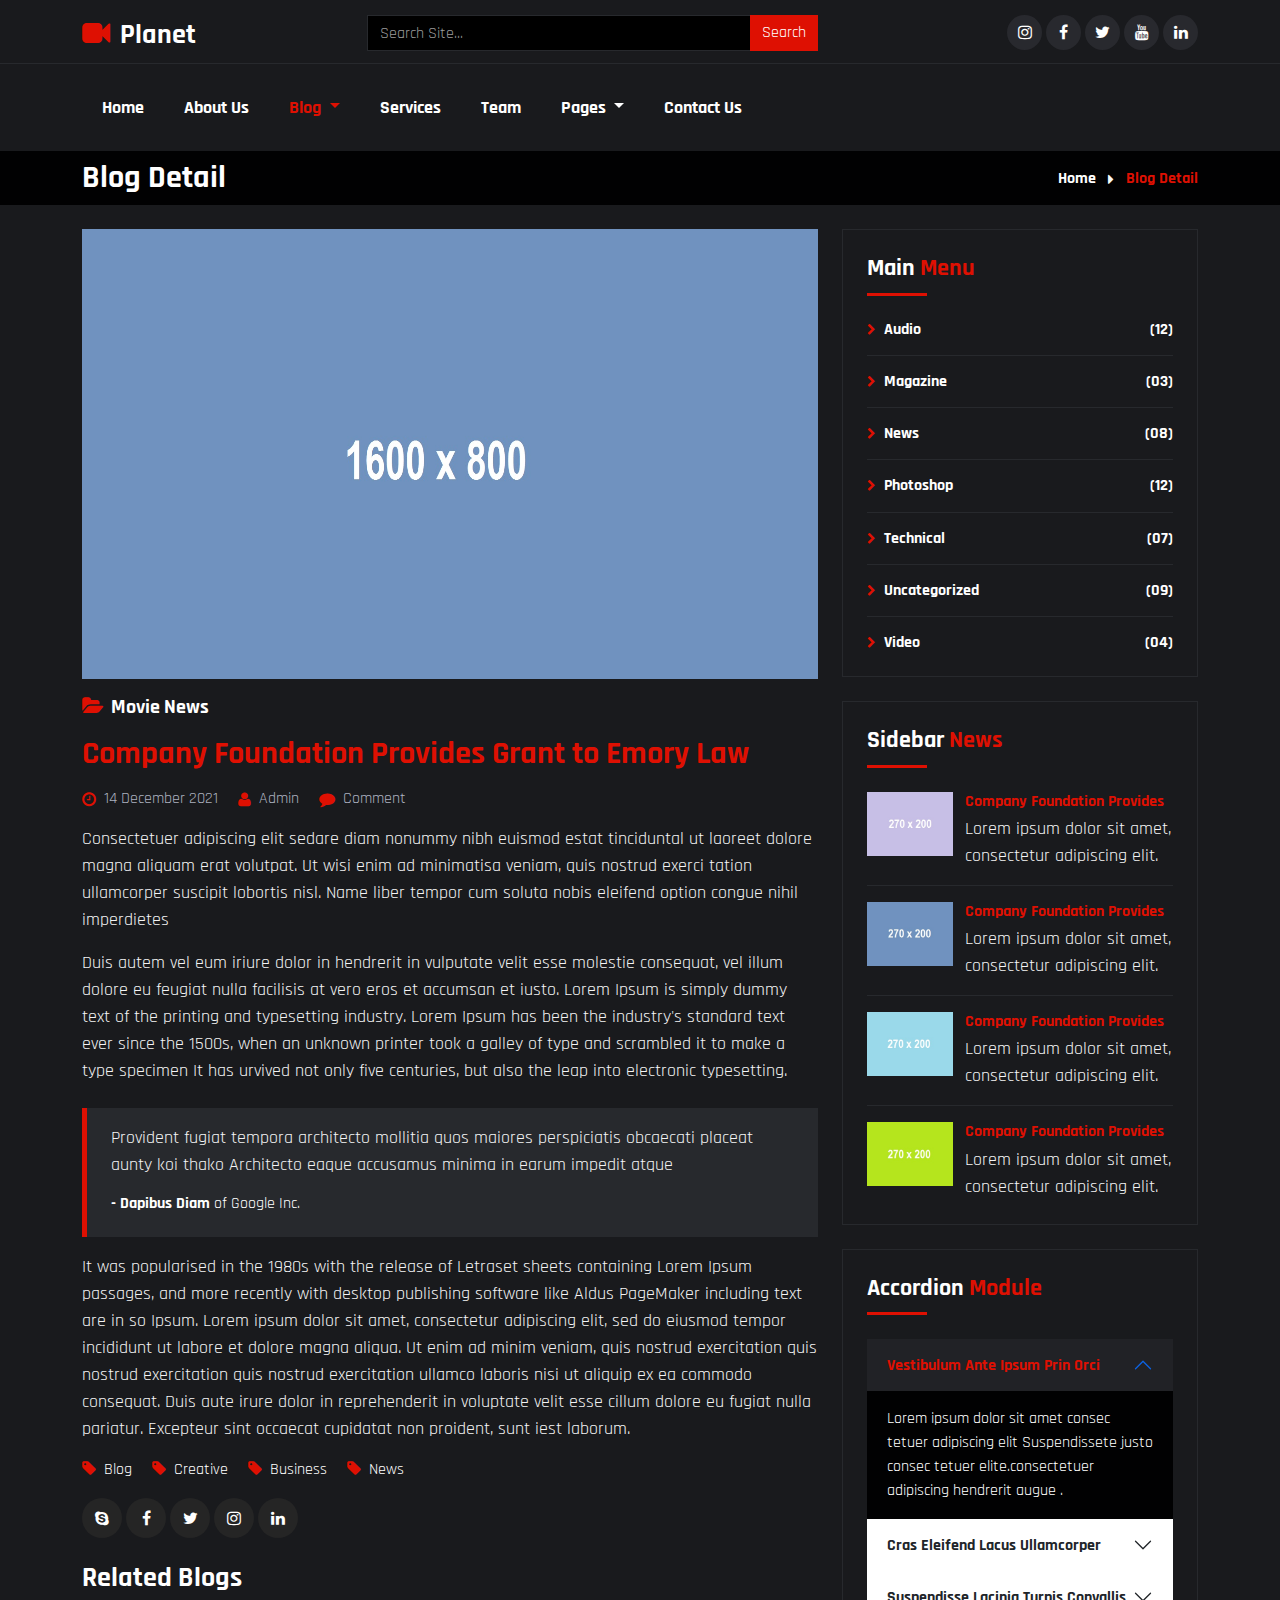
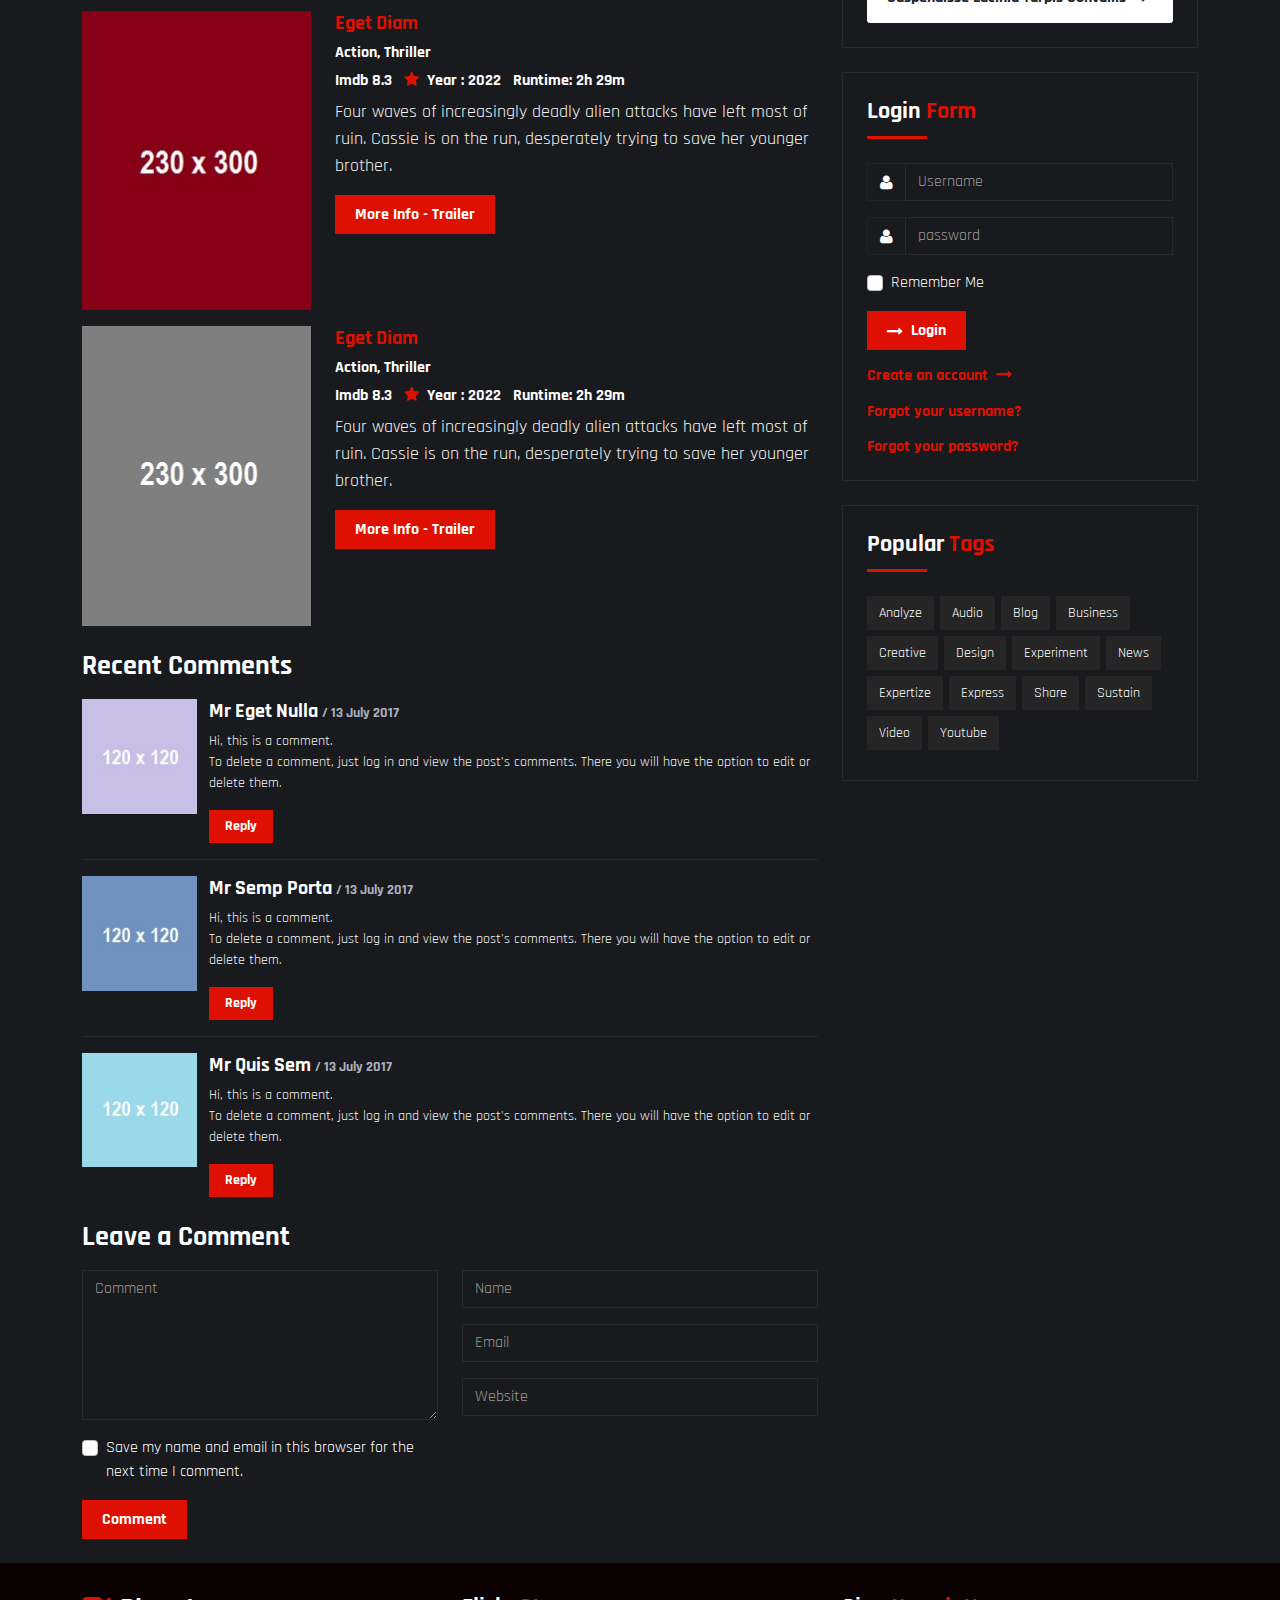
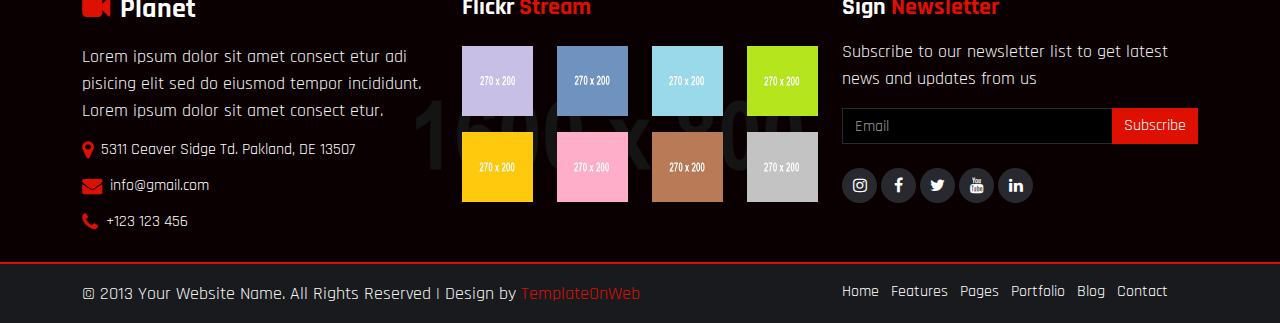
<file: blog_detail.html>
<!DOCTYPE html>
<html lang="en">
<head>
	<meta charset="utf-8">
	<meta http-equiv="X-UA-Compatible" content="IE=edge">
	<meta name="viewport" content="width=device-width, initial-scale=1">
	<title>Planet</title>
	<link href="css/bootstrap.min.css" rel="stylesheet" >
	<link href="css/font-awesome.min.css" rel="stylesheet" >
	<link href="css/global.css" rel="stylesheet">
	<link href="css/blog.css" rel="stylesheet">
	<link href="https://fonts.googleapis.com/css2?family=Rajdhani&display=swap" rel="stylesheet">
	<script src="js/bootstrap.bundle.min.js"></script>

</head>
<body>

<section id="top">
<div class="container">
 <div class="row top_1">
  <div class="col-md-3">
   <div class="top_1l pt-1">
    <h3 class="mb-0"><a class="text-white" href="index.html"><i class="fa fa-video-camera col_red me-1"></i> Planet</a></h3>
   </div>
  </div>
  <div class="col-md-5">
   <div class="top_1m">
    <div class="input-group">
				<input type="text" class="form-control bg-black" placeholder="Search Site...">
				<span class="input-group-btn">
					<button class="btn btn text-white bg_red rounded-0 border-0" type="button">
						 Search</button>
				</span>
		</div>
   </div>
  </div>
  <div class="col-md-4">
   <div class="top_1r text-end">
     <ul class="social-network social-circle mb-0">
			<li><a href="#" class="icoRss" title="Rss"><i class="fa fa-instagram"></i></a></li>
			<li><a href="#" class="icoFacebook" title="Facebook"><i class="fa fa-facebook"></i></a></li>
			<li><a href="#" class="icoTwitter" title="Twitter"><i class="fa fa-twitter"></i></a></li>
			<li><a href="#" class="icoGoogle" title="Google +"><i class="fa fa-youtube"></i></a></li>
			<li><a href="#" class="icoLinkedin" title="Linkedin"><i class="fa fa-linkedin"></i></a></li>
		</ul>
   </div>
  </div>
 </div>
</div>
</section>

<section id="header">
<nav class="navbar navbar-expand-md navbar-light" id="navbar_sticky">
  <div class="container">
    <a class="navbar-brand text-white fw-bold" href="index.html"><i class="fa fa-video-camera col_red me-1"></i> Planet</a>
    <button class="navbar-toggler" type="button" data-bs-toggle="collapse" data-bs-target="#navbarSupportedContent" aria-controls="navbarSupportedContent" aria-expanded="false" aria-label="Toggle navigation">
      <span class="navbar-toggler-icon"></span>
    </button>
    <div class="collapse navbar-collapse" id="navbarSupportedContent">
      <ul class="navbar-nav mb-0">
        <li class="nav-item">
          <a class="nav-link" aria-current="page" href="index.html">Home</a>
        </li>
		<li class="nav-item">
          <a class="nav-link" href="about.html">About Us</a>
        </li>
        <li class="nav-item dropdown">
          <a class="nav-link dropdown-toggle active" href="#" id="navbarDropdown" role="button" data-bs-toggle="dropdown" aria-expanded="false">
            Blog
          </a>
          <ul class="dropdown-menu drop_1" aria-labelledby="navbarDropdown">
            <li><a class="dropdown-item" href="blog.html">Blog</a></li>
            <li><a class="dropdown-item border-0" href="blog_detail.html">Blog Detail</a></li>
          </ul>
        </li>
		<li class="nav-item">
          <a class="nav-link" href="services.html">Services</a>
        </li>
		<li class="nav-item">
          <a class="nav-link" href="team.html">Team</a>
        </li>
		<li class="nav-item dropdown">
          <a class="nav-link dropdown-toggle" href="#" id="navbarDropdown" role="button" data-bs-toggle="dropdown" aria-expanded="false">
            Pages
          </a>
          <ul class="dropdown-menu drop_1" aria-labelledby="navbarDropdown">
            <li><a class="dropdown-item" href="about.html">About Us</a></li>
            <li><a class="dropdown-item" href="services.html">Services</a></li>
			<li><a class="dropdown-item" href="team.html">Team</a></li>
            <li><a class="dropdown-item border-0" href="contact.html">Contact</a></li>
          </ul>
        </li>
		
		<li class="nav-item">
          <a class="nav-link" href="contact.html">Contact Us</a>
        </li>
      </ul>
    </div>
  </div>
</nav>
</section>

<section id="center" class="center_o pt-2 pb-2">
 <div class="container-xl">
  <div class="row center_o1">
   <div class="col-md-5">
     <div class="center_o1l">
	  <h2 class="mb-0">Blog Detail</h2>
	 </div>
   </div>
   <div class="col-md-7">
     <div class="center_o1r text-end">
	  <h6 class="mb-0 col_red"><a href="#">Home</a> <span class="me-2 ms-2 text-light"><i class="fa fa-caret-right align-middle"></i></span> Blog Detail</h6>
	 </div>
   </div>
  </div>
 </div>
</section>

<section id="blog" class="pt-4 pb-4 bg_grey">
 <div class="container-xl">
  <div class="row blog_1">
   <div class="col-md-8">
    <div class="blog_1l">
	 <div class="blog_1l1">
	   <div class="popular_2i1lm position-relative clearfix">
		   <div class="popular_2i1lm1 clearfix">
		      <div class="grid">
		  <figure class="effect-jazz mb-0">
			<a href="#"><img src="img/2.jpg" height="450" class="w-100" alt="img25"></a>
		  </figure>
	  </div>
		   </div>
		   <div class="popular_2i1lm2 position-absolute top-0 w-100 text-center clearfix">
		    <ul>
			 <li class="d-inline-block"><a href="#"><i class="fa fa-link col_red"></i></a></li>
			 <li class="d-inline-block"><a href="#"><i class="fa fa-search col_red"></i></a></li>
			</ul>
		   </div>
		  </div>
	   <div class="blog_1l1i mt-3">
	    <h5><i class="fa fa-folder-open col_red me-1"></i> Movie News</h5>
		<h2 class="mt-3"><a class="col_red" href="#">Company Foundation Provides  Grant to Emory Law	</a></h2>
		<h6 class="fw-normal mt-3 col_light">
		<span><i class="fa fa-clock-o me-1 align-middle col_red"></i> 14 December 2021</span>
		<span class="ms-3"><i class="fa fa-user me-1 align-middle col_red"></i> Admin</span>
		<span class="ms-3"><i class="fa fa-comment me-1 align-middle col_red"></i> Comment</span>
		</h6>
		<p class="mt-3">Consectetuer adipiscing elit sedare diam nonummy nibh euismod estat tinciduntal ut laoreet dolore magna aliquam erat volutpat. Ut wisi enim ad minimatisa veniam, quis nostrud exerci tation ullamcorper suscipit lobortis nisl. Name liber tempor cum soluta nobis eleifend option congue nihil imperdietes</p>
	   </div>
	 </div>
	 <div class="blog_1l2">
	  <p>Duis autem vel eum iriure dolor in hendrerit in vulputate velit esse molestie consequat, vel illum dolore eu feugiat nulla facilisis at vero eros et accumsan et iusto. Lorem Ipsum is simply dummy text of the printing and typesetting industry. Lorem Ipsum has been the industry's standard text ever since the 1500s, when an unknown printer took a galley of type and scrambled it to make a type specimen It has urvived not only five centuries, but also the leap into electronic typesetting.</p>
	  <blockquote class="blockquote bg_dark p-4 pt-3 mt-4">
									<p>Provident fugiat tempora architecto mollitia quos maiores perspiciatis obcaecati placeat aunty koi thako Architecto eaque accusamus minima in earum impedit atque</p>
									<h6 class="fw-normal mb-0"><strong>- Dapibus Diam </strong>of Google Inc.</h6>
								</blockquote>
	  <p>It was popularised in the 1980s with the release of Letraset sheets containing Lorem Ipsum passages, and more recently with desktop publishing software like Aldus PageMaker including text are in so Ipsum. Lorem ipsum dolor sit amet, consectetur adipiscing elit, sed do eiusmod tempor incididunt ut labore et dolore magna aliqua. Ut enim ad minim veniam, quis nostrud exercitation quis nostrud exercitation quis nostrud exercitation ullamco laboris nisi ut aliquip ex ea commodo consequat. Duis aute irure dolor in reprehenderit in voluptate velit esse cillum dolore eu fugiat nulla pariatur. Excepteur sint occaecat cupidatat non proident, sunt iest laborum.</p>
	  <ul>
		  <li class="d-inline-block me-3"><a href="#"><i class="fa fa-tag me-1 col_red"></i> Blog</a></li>
		  <li class="d-inline-block me-3"><a href="#"><i class="fa fa-tag me-1 col_red"></i> Creative</a></li>
		  <li class="d-inline-block me-3"><a href="#"><i class="fa fa-tag me-1 col_red"></i> Business</a></li>
		  <li class="d-inline-block"><a href="#"><i class="fa fa-tag me-1 col_red"></i> News</a></li>
		 </ul>	
		 <ul class="social-network social-circle mb-0 mt-3">
					<li><a href="#" class="icoRss" title="Rss"><i class="fa fa-skype"></i></a></li>
					<li><a href="#" class="icoFacebook" title="Facebook"><i class="fa fa-facebook"></i></a></li>
					<li><a href="#" class="icoTwitter" title="Twitter"><i class="fa fa-twitter"></i></a></li>
					<li><a href="#" class="icoGoogle" title="Google +"><i class="fa fa-instagram"></i></a></li>
					<li><a href="#" class="icoLinkedin" title="Linkedin"><i class="fa fa-linkedin"></i></a></li>
				</ul>					
	 </div>
	 <div class="blog_1l3 mt-4">
	  <h3>Related Blogs</h3>
	 </div>
	 <div class="blog_1l4 mt-3">
	  <div class="popular_2i1 row">
		 <div class="col-md-4 col-4">
		  <div class="popular_2i1lm position-relative clearfix">
		   <div class="popular_2i1lm1 clearfix">
		      <div class="grid">
		  <figure class="effect-jazz mb-0">
			<a href="#"><img src="img/32.jpg" class="w-100" alt="img25"></a>
		  </figure>
	  </div>
		   </div>
		   <div class="popular_2i1lm2 position-absolute top-0 w-100 text-center clearfix">
		    <ul>
			 <li class="d-inline-block"><a href="#"><i class="fa fa-link col_red"></i></a></li>
			 <li class="d-inline-block"><a href="#"><i class="fa fa-search col_red"></i></a></li>
			</ul>
		   </div>
		  </div>
		 </div>
		 <div class="col-md-8 col-8">
		  <div class="popular_2i1r">
		   <h5><a class="col_red" href="#">Eget Diam</a></h5>
		   <h6>Action, Thriller</h6>
		   <h6> Imdb 8.3  <span class="ms-2"><i class="fa fa-star col_red me-1"></i></span> Year : 2022 <span class="ms-2">Runtime: 2h 29m</span></h6>
		   <p>Four waves of increasingly deadly alien attacks have left most of  ruin. Cassie is on the run, desperately trying to save her younger brother.</p>
		   <h6 class="mb-0"><a class="button" href="#"> More Info - Trailer</a></h6>
		  </div>
		 </div>
		</div>
		<div class="popular_2i1 mt-3 row">
		 <div class="col-md-4 col-4">
		  <div class="popular_2i1lm position-relative clearfix">
		   <div class="popular_2i1lm1 clearfix">
		      <div class="grid">
		  <figure class="effect-jazz mb-0">
			<a href="#"><img src="img/33.jpg" class="w-100" alt="img25"></a>
		  </figure>
	  </div>
		   </div>
		   <div class="popular_2i1lm2 position-absolute top-0 w-100 text-center clearfix">
		    <ul>
			 <li class="d-inline-block"><a href="#"><i class="fa fa-link col_red"></i></a></li>
			 <li class="d-inline-block"><a href="#"><i class="fa fa-search col_red"></i></a></li>
			</ul>
		   </div>
		  </div>
		 </div>
		 <div class="col-md-8 col-8">
		  <div class="popular_2i1r">
		   <h5><a class="col_red" href="#">Eget Diam</a></h5>
		   <h6>Action, Thriller</h6>
		   <h6> Imdb 8.3  <span class="ms-2"><i class="fa fa-star col_red me-1"></i></span> Year : 2022 <span class="ms-2">Runtime: 2h 29m</span></h6>
		   <p>Four waves of increasingly deadly alien attacks have left most of  ruin. Cassie is on the run, desperately trying to save her younger brother.</p>
		   <h6 class="mb-0"><a class="button" href="#"> More Info - Trailer</a></h6>
		  </div>
		 </div>
		</div>
	 </div>
	 <div class="blog_1l3 mt-4">
	  <h3>Recent Comments</h3>
	 </div>
	 <div class="blog_1l5 mt-3">
	   <div class="blog_1l5i row">
	    <div class="col-md-2 col-2 pe-0">
		 <div class="blog_1l5il">
		  <img src="img/34.jpg" class="w-100" alt="abc">
		 </div>
		</div>
		<div class="col-md-10 col-10">
		 <div class="blog_1l5ir">
		  <h5><a href="#">Mr Eget Nulla</a> <span class="font_14 col_light">/ 13 July 2017</span></h5>
		  <p class="font_14">Hi, this is a comment.<br>
To delete a comment, just log in and view the post's comments. There you will have the option to edit or delete them.</p>
<h6 class="font_14 mb-0 mt-3"><a class="button p-3 pt-2 pb-2" href="#"> Reply</a></h6>
		 </div> 
		</div>
	   </div><hr>
	   <div class="blog_1l5i row">
	    <div class="col-md-2 col-2 pe-0">
		 <div class="blog_1l5il">
		  <img src="img/35.jpg" class="w-100" alt="abc">
		 </div>
		</div>
		<div class="col-md-10 col-10">
		 <div class="blog_1l5ir">
		  <h5><a href="#">Mr Semp Porta</a> <span class="font_14 col_light">/ 13 July 2017</span></h5>
		  <p class="font_14">Hi, this is a comment.<br>
To delete a comment, just log in and view the post's comments. There you will have the option to edit or delete them.</p>
<h6 class="font_14 mb-0 mt-3"><a class="button p-3 pt-2 pb-2" href="#"> Reply</a></h6>
		 </div> 
		</div>
	   </div><hr>
	   <div class="blog_1l5i row">
	    <div class="col-md-2 col-2 pe-0">
		 <div class="blog_1l5il">
		  <img src="img/36.jpg" class="w-100" alt="abc">
		 </div>
		</div>
		<div class="col-md-10 col-10">
		 <div class="blog_1l5ir">
		  <h5><a href="#">Mr Quis Sem</a> <span class="font_14 col_light">/ 13 July 2017</span></h5>
		  <p class="font_14">Hi, this is a comment.<br>
To delete a comment, just log in and view the post's comments. There you will have the option to edit or delete them.</p>
<h6 class="font_14 mb-0 mt-3"><a class="button p-3 pt-2 pb-2" href="#"> Reply</a></h6>
		 </div> 
		</div>
	   </div>
	 </div>
	 <div class="blog_1l3 mt-4">
	  <h3>Leave a  Comment</h3>
	 </div>
	 <div class="blog_1l6 mt-3">
	   <div class="blog_1dt5 row mt-3">
	   <div class="col-md-6">
	    <div class="blog_1dt5l">
		  <textarea placeholder="Comment" class="form-control form_text"></textarea>
		  <div class="form-check mt-3">
        <input type="checkbox" class="form-check-input" id="customCheck1">
        <label class="form-check-label" for="customCheck1">Save my name and email in this browser for the next time I comment.</label>
    </div>
	    <h6 class="mt-3 mb-0"><a class="button" href="#"> Comment</a></h6>
		</div>
	   </div>
	   <div class="col-md-6">
	    <div class="blog_1dt5l">
		  <input class="form-control" placeholder="Name" type="text">
		  <input class="form-control mt-3" placeholder="Email" type="text">
		  <input class="form-control mt-3" placeholder="Website" type="text">
		</div>
	   </div>
	  </div>
	 </div>
	</div>
   </div>   
   <div class="col-md-4">
    <div class="blog_1r">
	  <div class="blog_1r1 p-4">
	   <h4>Main <span class="col_red">Menu</span></h4>
	   <hr class="line mb-4">
	   <h6><a href="blog_detail.html"><i class="fa fa-chevron-right me-1 col_red font_12"></i> Audio <span class="pull-right">(12)</span></a></h6>
		<hr>
		<h6><a href="blog_detail.html"><i class="fa fa-chevron-right me-1 col_red font_12"></i> Magazine <span class="pull-right">(03)</span></a></h6>
		<hr>
		<h6><a href="blog_detail.html"><i class="fa fa-chevron-right me-1 col_red font_12"></i> News <span class="pull-right">(08)</span></a></h6>
		<hr>
		<h6><a href="blog_detail.html"><i class="fa fa-chevron-right me-1 col_red font_12"></i> Photoshop <span class="pull-right">(12)</span></a></h6>
		<hr>
		<h6><a href="blog_detail.html"><i class="fa fa-chevron-right me-1 col_red font_12"></i> Technical <span class="pull-right">(07)</span></a></h6>
		<hr>
		<h6><a href="blog_detail.html"><i class="fa fa-chevron-right me-1 col_red font_12"></i> Uncategorized <span class="pull-right">(09)</span></a></h6>
		<hr>
		<h6 class="mb-0"><a href="blog_detail.html"><i class="fa fa-chevron-right me-1 col_red font_12"></i> Video <span class="pull-right">(04)</span></a></h6>
	  </div>
	  <div class="blog_1r1 p-4 mt-4">
	   <h4>Sidebar  <span class="col_red">News</span></h4>
	   <hr class="line mb-4">
	   <div class="blog_1r1i row">
	    <div class="col-md-4 col-4">
		 <div class="blog_1r1il">
		   <div class="grid clearfix">
				  <figure class="effect-jazz mb-0">
					<a href="blog_detail.html"><img src="img/4.jpg"  class="w-100" alt="abc"></a>
				  </figure>
			  </div>
		 </div>
		</div>
		<div class="col-md-8 ps-0 col-8">
		 <div class="blog_1r1ir">
		   <h6 class="mb-1"><a class="col_red" href="blog_detail.html">Company Foundation Provides</a></h6>
		   <p class="mb-0">Lorem ipsum dolor sit amet, consectetur adipiscing elit. </p>
		 </div>
		</div>
	   </div><hr>
	   <div class="blog_1r1i row">
	    <div class="col-md-4 col-4">
		 <div class="blog_1r1il">
		   <div class="grid clearfix">
				  <figure class="effect-jazz mb-0">
					<a href="blog_detail.html"><img src="img/5.jpg"  class="w-100" alt="abc"></a>
				  </figure>
			  </div>
		 </div>
		</div>
		<div class="col-md-8 ps-0 col-8">
		 <div class="blog_1r1ir">
		   <h6 class="mb-1"><a class="col_red" href="blog_detail.html">Company Foundation Provides</a></h6>
		   <p class="mb-0">Lorem ipsum dolor sit amet, consectetur adipiscing elit. </p>
		 </div>
		</div>
	   </div><hr>
	   <div class="blog_1r1i row">
	    <div class="col-md-4 col-4">
		 <div class="blog_1r1il">
		   <div class="grid clearfix">
				  <figure class="effect-jazz mb-0">
					<a href="blog_detail.html"><img src="img/6.jpg"  class="w-100" alt="abc"></a>
				  </figure>
			  </div>
		 </div>
		</div>
		<div class="col-md-8 ps-0 col-8">
		 <div class="blog_1r1ir">
		   <h6 class="mb-1"><a class="col_red" href="blog_detail.html">Company Foundation Provides</a></h6>
		   <p class="mb-0">Lorem ipsum dolor sit amet, consectetur adipiscing elit. </p>
		 </div>
		</div>
	   </div><hr>
	   <div class="blog_1r1i row">
	    <div class="col-md-4 col-4">
		 <div class="blog_1r1il">
		   <div class="grid clearfix">
				  <figure class="effect-jazz mb-0">
					<a href="blog_detail.html"><img src="img/7.jpg"  class="w-100" alt="abc"></a>
				  </figure>
			  </div>
		 </div>
		</div>
		<div class="col-md-8 ps-0 col-8">
		 <div class="blog_1r1ir">
		   <h6 class="mb-1"><a class="col_red" href="blog_detail.html">Company Foundation Provides</a></h6>
		   <p class="mb-0">Lorem ipsum dolor sit amet, consectetur adipiscing elit. </p>
		 </div>
		</div>
	   </div>
	  </div>
	  <div class="blog_1r1 p-4 mt-4">
	   <h4>Accordion  <span class="col_red">Module</span></h4>
	   <hr class="line mb-4">
	   <div class="accordion" id="accordionExample">
  <div class="accordion-item">
   <h2 class="accordion-header" id="headingOne">
     <button class="accordion-button" type="button" data-bs-toggle="collapse" data-bs-target="#collapseOne" aria-expanded="true" aria-controls="collapseOne">
       Vestibulum Ante Ipsum Prin Orci
     </button>
   </h2>
   <div id="collapseOne" class="accordion-collapse collapse show" aria-labelledby="headingOne" data-bs-parent="#accordionExample">
     <div class="accordion-body">
      Lorem ipsum dolor sit amet consec tetuer adipiscing elit Suspendissete justo consec tetuer elite.consectetuer adipiscing hendrerit augue .
     </div>
   </div>
  </div>
   
  <div class="accordion-item">
   <h2 class="accordion-header" id="headingTwo">
     <button class="accordion-button collapsed" type="button" data-bs-toggle="collapse" data-bs-target="#collapseTwo" aria-expanded="false" aria-controls="collapseTwo">
      Cras Eleifend Lacus Ullamcorper
     </button>
   </h2>
   <div id="collapseTwo" class="accordion-collapse collapse" aria-labelledby="headingTwo" data-bs-parent="#accordionExample">
     <div class="accordion-body">
       Lorem ipsum dolor sit amet consec tetuer adipiscing elit Suspendissete justo consec tetuer elite.consectetuer adipiscing hendrerit augue .
     </div>
   </div>
 </div>
  
  <div class="accordion-item">
   <h2 class="accordion-header" id="headingThree">
     <button class="accordion-button collapsed" type="button" data-bs-toggle="collapse" data-bs-target="#collapseThree" aria-expanded="false" aria-controls="collapseThree">
      Suspendisse Lacinia Turpis Convallis
     </button>
   </h2>
   <div id="collapseThree" class="accordion-collapse collapse" aria-labelledby="headingThree" data-bs-parent="#accordionExample">
     <div class="accordion-body">
       Lorem ipsum dolor sit amet consec tetuer adipiscing elit Suspendissete justo consec tetuer elite.consectetuer adipiscing hendrerit augue .
     </div>
   </div>
 </div>
</div>
	  </div>
	  <div class="blog_1r1 p-4 mt-4">
	   <h4>Login   <span class="col_red">Form</span></h4>
	   <hr class="line mb-4">
	   <div class="input-group input-group-merge">
	   <div class="input-group-text bg-transparent text-white border-right-0" data-password="false">
            <span class="fa fa-user"></span>
        </div>
        <input type="username" id="username" class="form-control bg-transparent" placeholder="Username">
        
    </div>
	<div class="input-group input-group-merge mt-3">
	   <div class="input-group-text bg-transparent text-white border-right-0" data-password="false">
            <span class="fa fa-user"></span>
        </div>
        <input type="password" id="username" class="form-control bg-transparent" placeholder="password">
        
    </div>
	<div class="form-check mt-3">
            <input type="checkbox" class="form-check-input" id="checkmeout0">
            <label class="form-check-label" for="checkmeout0">Remember Me</label>
        </div>
		<h6 class="mt-3"><a class="button" href="blog_detail.html"><i class="fa fa-long-arrow-right align-middle me-1"></i> Login</a></h6>
		<h6 class="mt-3"><a class="col_red" href="blog_detail.html">Create an account <i class="fa fa-long-arrow-right ms-1"></i></a></h6>
		<h6 class="mt-3"><a class="col_red" href="blog_detail.html">Forgot your username? </a></h6>
		<h6 class="mt-3 mb-0"><a class="col_red" href="blog_detail.html">Forgot your password? </a></h6>
	  </div>
	  <div class="blog_1r1 p-4 mt-4">
	   <h4>Popular   <span class="col_red">Tags</span></h4>
	   <hr class="line mb-4">
	   <ul class="mb-0">
	    <li class="d-inline-block"><a class="d-block" href="blog_detail.html">Analyze</a></li>
		<li class="d-inline-block"><a class="d-block" href="blog_detail.html">Audio</a></li>
		<li class="d-inline-block"><a class="d-block" href="blog_detail.html">Blog</a></li>
		<li class="d-inline-block"><a class="d-block" href="blog_detail.html">Business</a></li>
		<li class="d-inline-block"><a class="d-block" href="blog_detail.html">Creative</a></li>
		<li class="d-inline-block"><a class="d-block" href="blog_detail.html">Design</a></li>
		<li class="d-inline-block"><a class="d-block" href="blog_detail.html">Experiment</a></li>
		<li class="d-inline-block"><a class="d-block" href="blog_detail.html">News</a></li>
		<li class="d-inline-block"><a class="d-block" href="blog_detail.html">Expertize</a></li>
		<li class="d-inline-block"><a class="d-block" href="blog_detail.html">Express</a></li>
		<li class="d-inline-block"><a class="d-block" href="blog_detail.html">Share</a></li>
		<li class="d-inline-block"><a class="d-block" href="blog_detail.html">Sustain</a></li>
		<li class="d-inline-block"><a class="d-block" href="blog_detail.html">Video</a></li>
		<li class="d-inline-block"><a class="d-block" href="blog_detail.html">Youtube</a></li>
	   </ul>
	  </div>
	</div>
   </div>
  </div>
 </div>
</section>

<section id="footer">
<div class="footer_m clearfix">
 <div class="container">
   <div class="row footer_1">
    <div class="col-md-4">
	 <div class="footer_1i">
	   <h3><a class="text-white" href="index.html"><i class="fa fa-video-camera col_red me-1"></i> Planet</a></h3>
	   <p class="mt-3">Lorem ipsum dolor sit amet consect etur adi pisicing elit sed do eiusmod tempor incididunt. Lorem ipsum dolor sit amet consect etur. </p>
	   <h6 class="fw-normal"><i class="fa fa-map-marker fs-5 align-middle col_red me-1"></i> 5311 Ceaver Sidge Td.
Pakland, DE 13507</h6>
        <h6 class="fw-normal mt-3"><i class="fa fa-envelope fs-5 align-middle col_red me-1"></i> info@gmail.com</h6>
		<h6 class="fw-normal mt-3 mb-0"><i class="fa fa-phone fs-5 align-middle col_red me-1"></i>  +123 123 456</h6>
	 </div>
	</div>
	<div class="col-md-4">
	 <div class="footer_1i">
	  <h4>Flickr <span class="col_red">Stream</span></h4>
      <div class="footer_1i1 row mt-4">
	   <div class="col-md-3 col-3">
	    <div class="footer_1i1i">
		  <div class="grid clearfix">
				  <figure class="effect-jazz mb-0">
					<a href="#"><img src="img/4.jpg" height="70" class="w-100" alt="abc"></a>
				  </figure>
			  </div>
		</div>
	   </div>
	   <div class="col-md-3 col-3">
	    <div class="footer_1i1i">
		  <div class="grid clearfix">
				  <figure class="effect-jazz mb-0">
					<a href="#"><img src="img/5.jpg" height="70" class="w-100" alt="abc"></a>
				  </figure>
			  </div>
		</div>
	   </div>
	   <div class="col-md-3 col-3">
	    <div class="footer_1i1i">
		  <div class="grid clearfix">
				  <figure class="effect-jazz mb-0">
					<a href="#"><img src="img/6.jpg" height="70" class="w-100" alt="abc"></a>
				  </figure>
			  </div>
		</div>
	   </div>
	   <div class="col-md-3 col-3">
	    <div class="footer_1i1i">
		  <div class="grid clearfix">
				  <figure class="effect-jazz mb-0">
					<a href="#"><img src="img/7.jpg" height="70" class="w-100" alt="abc"></a>
				  </figure>
			  </div>
		</div>
	   </div>
	  </div>
	  <div class="footer_1i1 row mt-3">
	   <div class="col-md-3 col-3">
	    <div class="footer_1i1i">
		  <div class="grid clearfix">
				  <figure class="effect-jazz mb-0">
					<a href="#"><img src="img/8.jpg" height="70" class="w-100" alt="abc"></a>
				  </figure>
			  </div>
		</div>
	   </div>
	   <div class="col-md-3 col-3">
	    <div class="footer_1i1i">
		  <div class="grid clearfix">
				  <figure class="effect-jazz mb-0">
					<a href="#"><img src="img/9.jpg" height="70" class="w-100" alt="abc"></a>
				  </figure>
			  </div>
		</div>
	   </div>
	   <div class="col-md-3 col-3">
	    <div class="footer_1i1i">
		  <div class="grid clearfix">
				  <figure class="effect-jazz mb-0">
					<a href="#"><img src="img/10.jpg" height="70" class="w-100" alt="abc"></a>
				  </figure>
			  </div>
		</div>
	   </div>
	   <div class="col-md-3 col-3">
	    <div class="footer_1i1i">
		  <div class="grid clearfix">
				  <figure class="effect-jazz mb-0">
					<a href="#"><img src="img/11.jpg" height="70" class="w-100" alt="abc"></a>
				  </figure>
			  </div>
		</div>
	   </div>
	  </div>
	 </div>
	</div>
	<div class="col-md-4">
	 <div class="footer_1i">
	  <h4>Sign  <span class="col_red">Newsletter</span></h4>
      <p class="mt-3">Subscribe to our newsletter list to get latest news and updates from us</p>
	  <div class="input-group">
				<input type="text" class="form-control bg-black" placeholder="Email">
				<span class="input-group-btn">
					<button class="btn btn text-white bg_red rounded-0 border-0" type="button">
						 Subscribe</button>
				</span>
		</div>
		<ul class="social-network social-circle mb-0 mt-4">
			<li><a href="#" class="icoRss" title="Rss"><i class="fa fa-instagram"></i></a></li>
			<li><a href="#" class="icoFacebook" title="Facebook"><i class="fa fa-facebook"></i></a></li>
			<li><a href="#" class="icoTwitter" title="Twitter"><i class="fa fa-twitter"></i></a></li>
			<li><a href="#" class="icoGoogle" title="Google +"><i class="fa fa-youtube"></i></a></li>
			<li><a href="#" class="icoLinkedin" title="Linkedin"><i class="fa fa-linkedin"></i></a></li>
		</ul>
	 </div>
	</div>
   </div>
</div>
</div>
</section>

<section id="footer_b" class="pt-3 pb-3 bg_grey">
<div class="container">
   <div class="row footer_1">
     <div class="col-md-8">
	  <div class="footer_1l">
	   <p class="mb-0">© 2013 Your Website Name. All Rights Reserved | Design by <a class="col_red" href="http://www.templateonweb.com">TemplateOnWeb</a></p>
	  </div>
	 </div>
	 <div class="col-md-4">
	  <div class="footer_1r">
	   <ul class="mb-0">
	    <li class="d-inline-block me-2"><a href="#">Home</a></li>
		<li class="d-inline-block me-2"><a href="#">Features</a></li>
		<li class="d-inline-block me-2"><a href="#">Pages</a></li>
		<li class="d-inline-block me-2"><a href="#">Portfolio</a></li>
		<li class="d-inline-block me-2"><a href="#">Blog</a></li>
		<li class="d-inline-block"><a href="#">Contact</a></li>
	   </ul>
	  </div>
	 </div>
   </div>
</div>
</section>

<script>
window.onscroll = function() {myFunction()};

var navbar_sticky = document.getElementById("navbar_sticky");
var sticky = navbar_sticky.offsetTop;
var navbar_height = document.querySelector('.navbar').offsetHeight;

function myFunction() {
  if (window.pageYOffset >= sticky + navbar_height) {
    navbar_sticky.classList.add("sticky")
	document.body.style.paddingTop = navbar_height + 'px';
  } else {
    navbar_sticky.classList.remove("sticky");
	document.body.style.paddingTop = '0'
  }
}
</script>

</body>

</html>
</file>
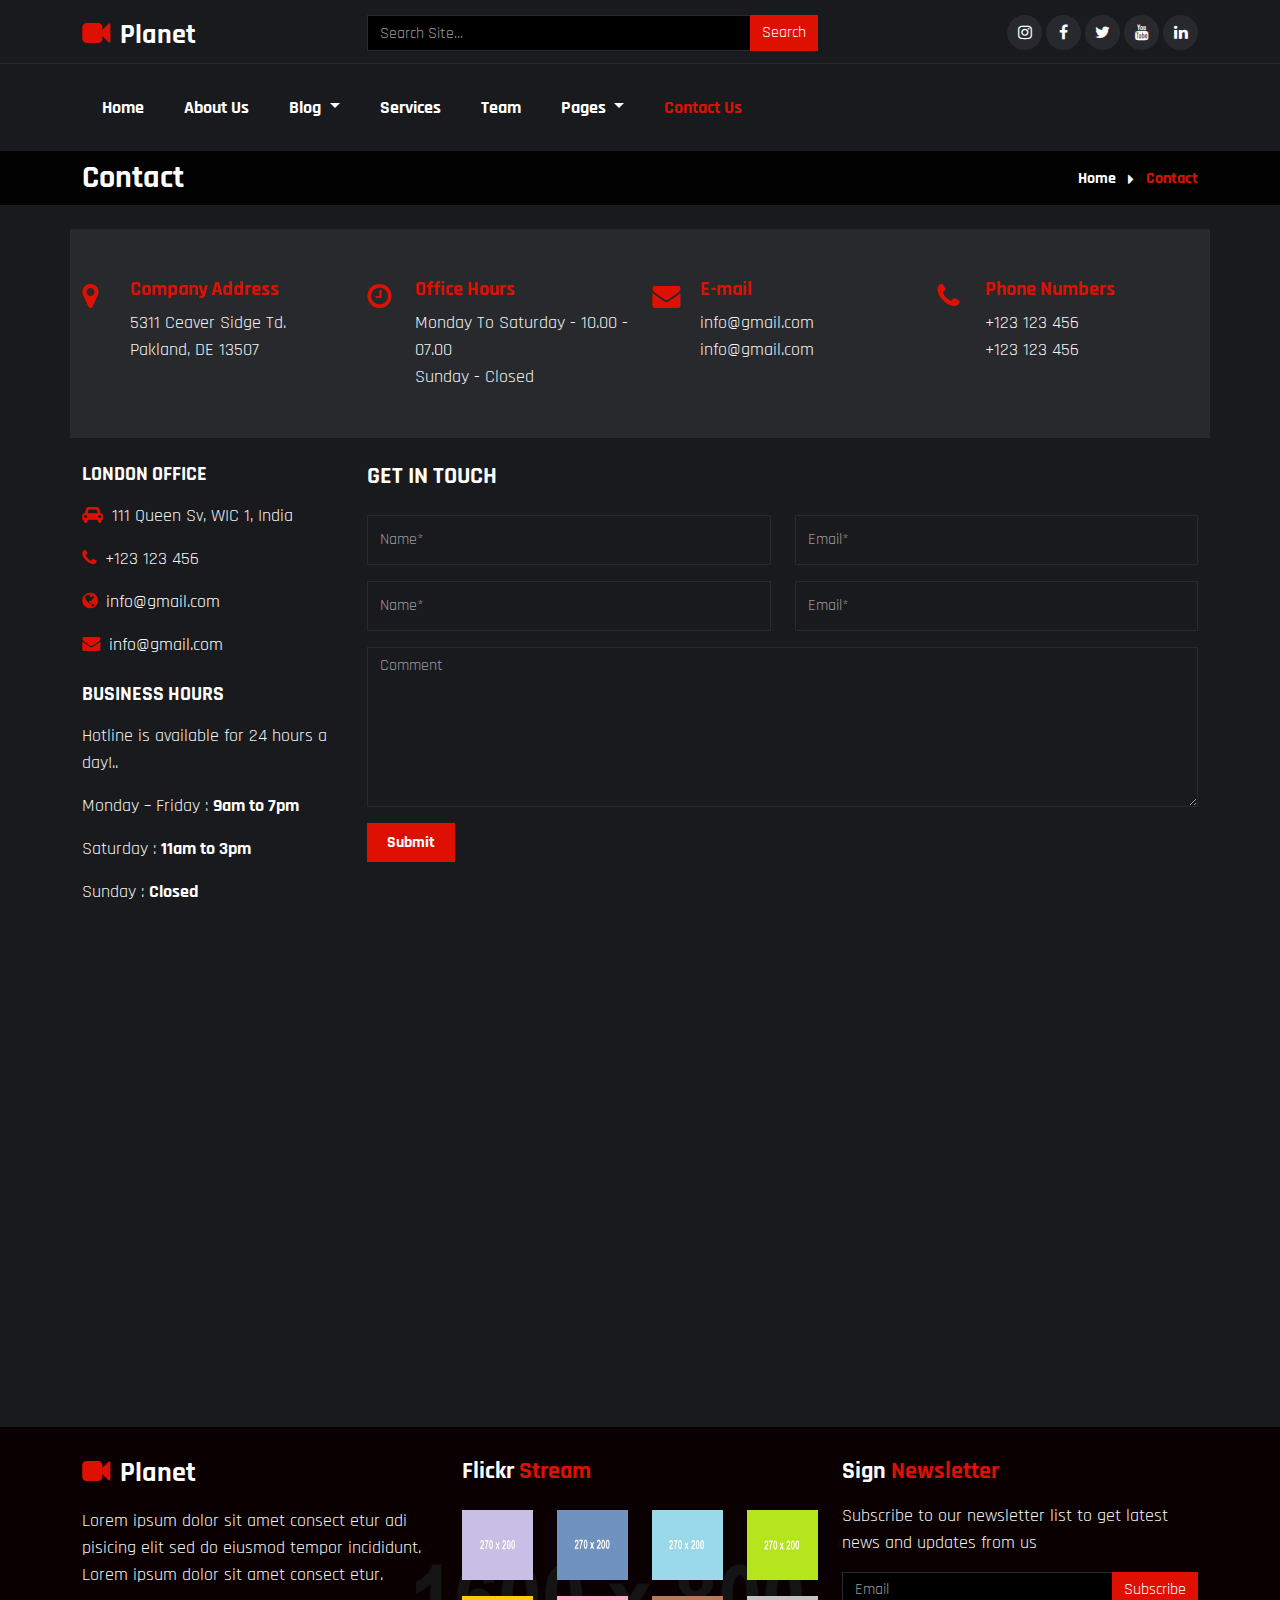
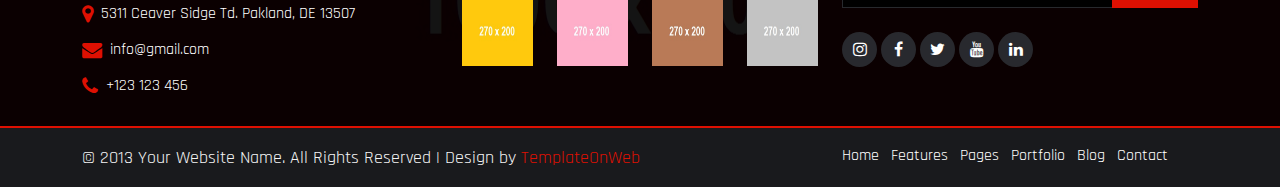
<file: contact.html>
<!DOCTYPE html>
<html lang="en">
<head>
	<meta charset="utf-8">
	<meta http-equiv="X-UA-Compatible" content="IE=edge">
	<meta name="viewport" content="width=device-width, initial-scale=1">
	<title>Planet</title>
	<link href="css/bootstrap.min.css" rel="stylesheet" >
	<link href="css/font-awesome.min.css" rel="stylesheet" >
	<link href="css/global.css" rel="stylesheet">
	<link href="https://fonts.googleapis.com/css2?family=Rajdhani&display=swap" rel="stylesheet">
	<script src="js/bootstrap.bundle.min.js"></script>

</head>
<body>

<section id="top">
<div class="container">
 <div class="row top_1">
  <div class="col-md-3">
   <div class="top_1l pt-1">
    <h3 class="mb-0"><a class="text-white" href="index.html"><i class="fa fa-video-camera col_red me-1"></i> Planet</a></h3>
   </div>
  </div>
  <div class="col-md-5">
   <div class="top_1m">
    <div class="input-group">
				<input type="text" class="form-control bg-black" placeholder="Search Site...">
				<span class="input-group-btn">
					<button class="btn btn text-white bg_red rounded-0 border-0" type="button">
						 Search</button>
				</span>
		</div>
   </div>
  </div>
  <div class="col-md-4">
   <div class="top_1r text-end">
     <ul class="social-network social-circle mb-0">
			<li><a href="#" class="icoRss" title="Rss"><i class="fa fa-instagram"></i></a></li>
			<li><a href="#" class="icoFacebook" title="Facebook"><i class="fa fa-facebook"></i></a></li>
			<li><a href="#" class="icoTwitter" title="Twitter"><i class="fa fa-twitter"></i></a></li>
			<li><a href="#" class="icoGoogle" title="Google +"><i class="fa fa-youtube"></i></a></li>
			<li><a href="#" class="icoLinkedin" title="Linkedin"><i class="fa fa-linkedin"></i></a></li>
		</ul>
   </div>
  </div>
 </div>
</div>
</section>

<section id="header">
<nav class="navbar navbar-expand-md navbar-light" id="navbar_sticky">
  <div class="container">
    <a class="navbar-brand text-white fw-bold" href="index.html"><i class="fa fa-video-camera col_red me-1"></i> Planet</a>
    <button class="navbar-toggler" type="button" data-bs-toggle="collapse" data-bs-target="#navbarSupportedContent" aria-controls="navbarSupportedContent" aria-expanded="false" aria-label="Toggle navigation">
      <span class="navbar-toggler-icon"></span>
    </button>
    <div class="collapse navbar-collapse" id="navbarSupportedContent">
      <ul class="navbar-nav mb-0">
        <li class="nav-item">
          <a class="nav-link" aria-current="page" href="index.html">Home</a>
        </li>
		<li class="nav-item">
          <a class="nav-link" href="about.html">About Us</a>
        </li>
        <li class="nav-item dropdown">
          <a class="nav-link dropdown-toggle" href="#" id="navbarDropdown" role="button" data-bs-toggle="dropdown" aria-expanded="false">
            Blog
          </a>
          <ul class="dropdown-menu drop_1" aria-labelledby="navbarDropdown">
            <li><a class="dropdown-item" href="blog.html">Blog</a></li>
            <li><a class="dropdown-item border-0" href="blog_detail.html">Blog Detail</a></li>
          </ul>
        </li>
		<li class="nav-item">
          <a class="nav-link" href="services.html">Services</a>
        </li>
		<li class="nav-item">
          <a class="nav-link" href="team.html">Team</a>
        </li>
		<li class="nav-item dropdown">
          <a class="nav-link dropdown-toggle" href="#" id="navbarDropdown" role="button" data-bs-toggle="dropdown" aria-expanded="false">
            Pages
          </a>
          <ul class="dropdown-menu drop_1" aria-labelledby="navbarDropdown">
            <li><a class="dropdown-item" href="about.html">About Us</a></li>
            <li><a class="dropdown-item" href="services.html">Services</a></li>
			<li><a class="dropdown-item" href="team.html">Team</a></li>
            <li><a class="dropdown-item border-0" href="contact.html">Contact</a></li>
          </ul>
        </li>
		
		<li class="nav-item">
          <a class="nav-link active" href="contact.html">Contact Us</a>
        </li>
      </ul>
    </div>
  </div>
</nav>
</section>

<section id="center" class="center_o pt-2 pb-2">
 <div class="container-xl">
  <div class="row center_o1">
   <div class="col-md-5">
     <div class="center_o1l">
	  <h2 class="mb-0">Contact</h2>
	 </div>
   </div>
   <div class="col-md-7">
     <div class="center_o1r text-end">
	  <h6 class="mb-0 col_red"><a href="#">Home</a> <span class="me-2 ms-2 text-light"><i class="fa fa-caret-right align-middle"></i></span> Contact</h6>
	 </div>
   </div>
  </div>
 </div>
</section>

<section id="contact" class="pt-4 pb-4 bg_grey">
 <div class="container-xl">
  <div class="row contact_1 bg_dark  pt-5 pb-5">
   <div class="col-md-3">
    <div class="contact_1i row">
	 <div class="col-md-2 col-2">
	  <div class="contact_1il">
	   <span class="col_red fs-3"><i class="fa fa-map-marker"></i></span>
	  </div>
	 </div>
	 <div class="col-md-10 col-10">
	  <div class="contact_1ir">
	   <h5 class="col_red">Company Address</h5>
	   <p class="mb-0">5311 Ceaver Sidge Td. Pakland, DE 13507</p>
	  </div>
	 </div>
	</div>
   </div>   
   <div class="col-md-3">
    <div class="contact_1i row">
	 <div class="col-md-2 col-2">
	  <div class="contact_1il">
	   <span class="col_red fs-3"><i class="fa fa-clock-o"></i></span>
	  </div>
	 </div>
	 <div class="col-md-10 col-10">
	  <div class="contact_1ir">
	   <h5 class="col_red">Office Hours</h5>
	   <p class="mb-0">Monday To Saturday - 10.00 - 07.00</p>
	   <p class="mb-0">Sunday - Closed</p>
	  </div>
	 </div>
	</div>
   </div>
   <div class="col-md-3">
    <div class="contact_1i row">
	 <div class="col-md-2 col-2">
	  <div class="contact_1il">
	   <span class="col_red fs-3"><i class="fa fa-envelope"></i></span>
	  </div>
	 </div>
	 <div class="col-md-10 col-10">
	  <div class="contact_1ir">
	   <h5 class="col_red">E-mail</h5>
	   <p class="mb-0">info@gmail.com</p>
	   <p class="mb-0">info@gmail.com</p>
	  </div>
	 </div>
	</div>
   </div>
   <div class="col-md-3">
    <div class="contact_1i row">
	 <div class="col-md-2 col-2">
	  <div class="contact_1il">
	   <span class="col_red fs-3"><i class="fa fa-phone"></i></span>
	  </div>
	 </div>
	 <div class="col-md-10 col-10">
	  <div class="contact_1ir">
	   <h5 class="col_red">Phone Numbers</h5>
	   <p class="mb-0">+123 123 456</p>
	   <p class="mb-0">+123 123 456</p>
	  </div>
	 </div>
	</div>
   </div>
  </div>
  <div class="row contact_2 mt-4">
   <div class="col-md-3">
    <div class="contact_2r">
	  <h5 class="mb-3">LONDON OFFICE</h5>
	  <p><i class="fa fa-car col_red me-1"></i> 111 Queen Sv, WIC 1, India</p>
	  <p><i class="fa fa-phone col_red me-1"></i> +123 123 456</p>
	   <p><i class="fa fa-globe col_red me-1"></i> <a href="#">info@gmail.com</a></p>
	    <p><i class="fa fa-envelope col_red me-1"></i> <a href="#">info@gmail.com</a></p>
		<h5 class="mb-3 mt-4">BUSINESS HOURS</h5>
		<p>Hotline is available for 24 hours a day!..</p>
		<p>Monday – Friday : <span class="fw-bold text-white">9am to 7pm</span></p>
		<p>Saturday : <span class="fw-bold text-white">11am to 3pm</span></p>
		<p>Sunday : <span class="fw-bold text-white">Closed</span></p>
	</div>
   </div>
   <div class="col-md-9">
    <div class="contact_2l row">
	 <div class="col-md-12">
	  <h4>GET IN TOUCH</h4>
	 </div> 
	</div>
	<div class="contact_2l1 mt-3 row">
	 <div class="col-md-6">
	  <div class="contact_2l1i">
	    <input class="form-control" placeholder="Name*" type="text">
	  </div>
	 </div> 
	 <div class="col-md-6">
	  <div class="contact_2l1i">
	    <input class="form-control" placeholder="Email*" type="text">
	  </div>
	 </div>
	 
	</div>
	<div class="contact_2l1 mt-3 row">
	 <div class="col-md-6">
	  <div class="contact_2l1i">
	    <input class="form-control" placeholder="Name*" type="text">
	  </div>
	 </div> 
	 <div class="col-md-6">
	  <div class="contact_2l1i">
	    <input class="form-control" placeholder="Email*" type="text">
	  </div>
	 </div>
	 
	</div>
	<div class="contact_2l1 mt-3 row">
	 <div class="col-md-12">
	  <div class="contact_2l1i">
	    <textarea placeholder="Comment" class="form-control form_text"></textarea>
		<h6 class="mt-3 mb-0"><a class="button" href="#"> Submit</a></h6>
	  </div>
	 </div> 
	</div>
   </div>
  </div>
  <div class="row contact_3 mt-4">
   <div class="col-md-12">
     <iframe src="https://www.google.com/maps/embed?pb=!1m18!1m12!1m3!1d114964.53925916665!2d-80.29949920266738!3d25.782390733064336!2m3!1f0!2f0!3f0!3m2!1i1024!2i768!4f13.1!3m3!1m2!1s0x88d9b0a20ec8c111%3A0xff96f271ddad4f65!2sMiami%2C+FL%2C+USA!5e0!3m2!1sen!2sin!4v1530774403788" height="450" style="border:0; width:100%;" allowfullscreen=""></iframe>
   </div>
  </div>
 </div>
</section>

<section id="footer">
<div class="footer_m clearfix">
 <div class="container">
   <div class="row footer_1">
    <div class="col-md-4">
	 <div class="footer_1i">
	   <h3><a class="text-white" href="index.html"><i class="fa fa-video-camera col_red me-1"></i> Planet</a></h3>
	   <p class="mt-3">Lorem ipsum dolor sit amet consect etur adi pisicing elit sed do eiusmod tempor incididunt. Lorem ipsum dolor sit amet consect etur. </p>
	   <h6 class="fw-normal"><i class="fa fa-map-marker fs-5 align-middle col_red me-1"></i> 5311 Ceaver Sidge Td.
Pakland, DE 13507</h6>
        <h6 class="fw-normal mt-3"><i class="fa fa-envelope fs-5 align-middle col_red me-1"></i> info@gmail.com</h6>
		<h6 class="fw-normal mt-3 mb-0"><i class="fa fa-phone fs-5 align-middle col_red me-1"></i>  +123 123 456</h6>
	 </div>
	</div>
	<div class="col-md-4">
	 <div class="footer_1i">
	  <h4>Flickr <span class="col_red">Stream</span></h4>
      <div class="footer_1i1 row mt-4">
	   <div class="col-md-3 col-3">
	    <div class="footer_1i1i">
		  <div class="grid clearfix">
				  <figure class="effect-jazz mb-0">
					<a href="#"><img src="img/4.jpg" height="70" class="w-100" alt="abc"></a>
				  </figure>
			  </div>
		</div>
	   </div>
	   <div class="col-md-3 col-3">
	    <div class="footer_1i1i">
		  <div class="grid clearfix">
				  <figure class="effect-jazz mb-0">
					<a href="#"><img src="img/5.jpg" height="70" class="w-100" alt="abc"></a>
				  </figure>
			  </div>
		</div>
	   </div>
	   <div class="col-md-3 col-3">
	    <div class="footer_1i1i">
		  <div class="grid clearfix">
				  <figure class="effect-jazz mb-0">
					<a href="#"><img src="img/6.jpg" height="70" class="w-100" alt="abc"></a>
				  </figure>
			  </div>
		</div>
	   </div>
	   <div class="col-md-3 col-3">
	    <div class="footer_1i1i">
		  <div class="grid clearfix">
				  <figure class="effect-jazz mb-0">
					<a href="#"><img src="img/7.jpg" height="70" class="w-100" alt="abc"></a>
				  </figure>
			  </div>
		</div>
	   </div>
	  </div>
	  <div class="footer_1i1 row mt-3">
	   <div class="col-md-3 col-3">
	    <div class="footer_1i1i">
		  <div class="grid clearfix">
				  <figure class="effect-jazz mb-0">
					<a href="#"><img src="img/8.jpg" height="70" class="w-100" alt="abc"></a>
				  </figure>
			  </div>
		</div>
	   </div>
	   <div class="col-md-3 col-3">
	    <div class="footer_1i1i">
		  <div class="grid clearfix">
				  <figure class="effect-jazz mb-0">
					<a href="#"><img src="img/9.jpg" height="70" class="w-100" alt="abc"></a>
				  </figure>
			  </div>
		</div>
	   </div>
	   <div class="col-md-3 col-3">
	    <div class="footer_1i1i">
		  <div class="grid clearfix">
				  <figure class="effect-jazz mb-0">
					<a href="#"><img src="img/10.jpg" height="70" class="w-100" alt="abc"></a>
				  </figure>
			  </div>
		</div>
	   </div>
	   <div class="col-md-3 col-3">
	    <div class="footer_1i1i">
		  <div class="grid clearfix">
				  <figure class="effect-jazz mb-0">
					<a href="#"><img src="img/11.jpg" height="70" class="w-100" alt="abc"></a>
				  </figure>
			  </div>
		</div>
	   </div>
	  </div>
	 </div>
	</div>
	<div class="col-md-4">
	 <div class="footer_1i">
	  <h4>Sign  <span class="col_red">Newsletter</span></h4>
      <p class="mt-3">Subscribe to our newsletter list to get latest news and updates from us</p>
	  <div class="input-group">
				<input type="text" class="form-control bg-black" placeholder="Email">
				<span class="input-group-btn">
					<button class="btn btn text-white bg_red rounded-0 border-0" type="button">
						 Subscribe</button>
				</span>
		</div>
		<ul class="social-network social-circle mb-0 mt-4">
			<li><a href="#" class="icoRss" title="Rss"><i class="fa fa-instagram"></i></a></li>
			<li><a href="#" class="icoFacebook" title="Facebook"><i class="fa fa-facebook"></i></a></li>
			<li><a href="#" class="icoTwitter" title="Twitter"><i class="fa fa-twitter"></i></a></li>
			<li><a href="#" class="icoGoogle" title="Google +"><i class="fa fa-youtube"></i></a></li>
			<li><a href="#" class="icoLinkedin" title="Linkedin"><i class="fa fa-linkedin"></i></a></li>
		</ul>
	 </div>
	</div>
   </div>
</div>
</div>
</section>

<section id="footer_b" class="pt-3 pb-3 bg_grey">
<div class="container">
   <div class="row footer_1">
     <div class="col-md-8">
	  <div class="footer_1l">
	   <p class="mb-0">© 2013 Your Website Name. All Rights Reserved | Design by <a class="col_red" href="http://www.templateonweb.com">TemplateOnWeb</a></p>
	  </div>
	 </div>
	 <div class="col-md-4">
	  <div class="footer_1r">
	   <ul class="mb-0">
	    <li class="d-inline-block me-2"><a href="#">Home</a></li>
		<li class="d-inline-block me-2"><a href="#">Features</a></li>
		<li class="d-inline-block me-2"><a href="#">Pages</a></li>
		<li class="d-inline-block me-2"><a href="#">Portfolio</a></li>
		<li class="d-inline-block me-2"><a href="#">Blog</a></li>
		<li class="d-inline-block"><a href="#">Contact</a></li>
	   </ul>
	  </div>
	 </div>
   </div>
</div>
</section>

<script>
window.onscroll = function() {myFunction()};

var navbar_sticky = document.getElementById("navbar_sticky");
var sticky = navbar_sticky.offsetTop;
var navbar_height = document.querySelector('.navbar').offsetHeight;

function myFunction() {
  if (window.pageYOffset >= sticky + navbar_height) {
    navbar_sticky.classList.add("sticky")
	document.body.style.paddingTop = navbar_height + 'px';
  } else {
    navbar_sticky.classList.remove("sticky");
	document.body.style.paddingTop = '0'
  }
}
</script>

</body>

</html>
</file>
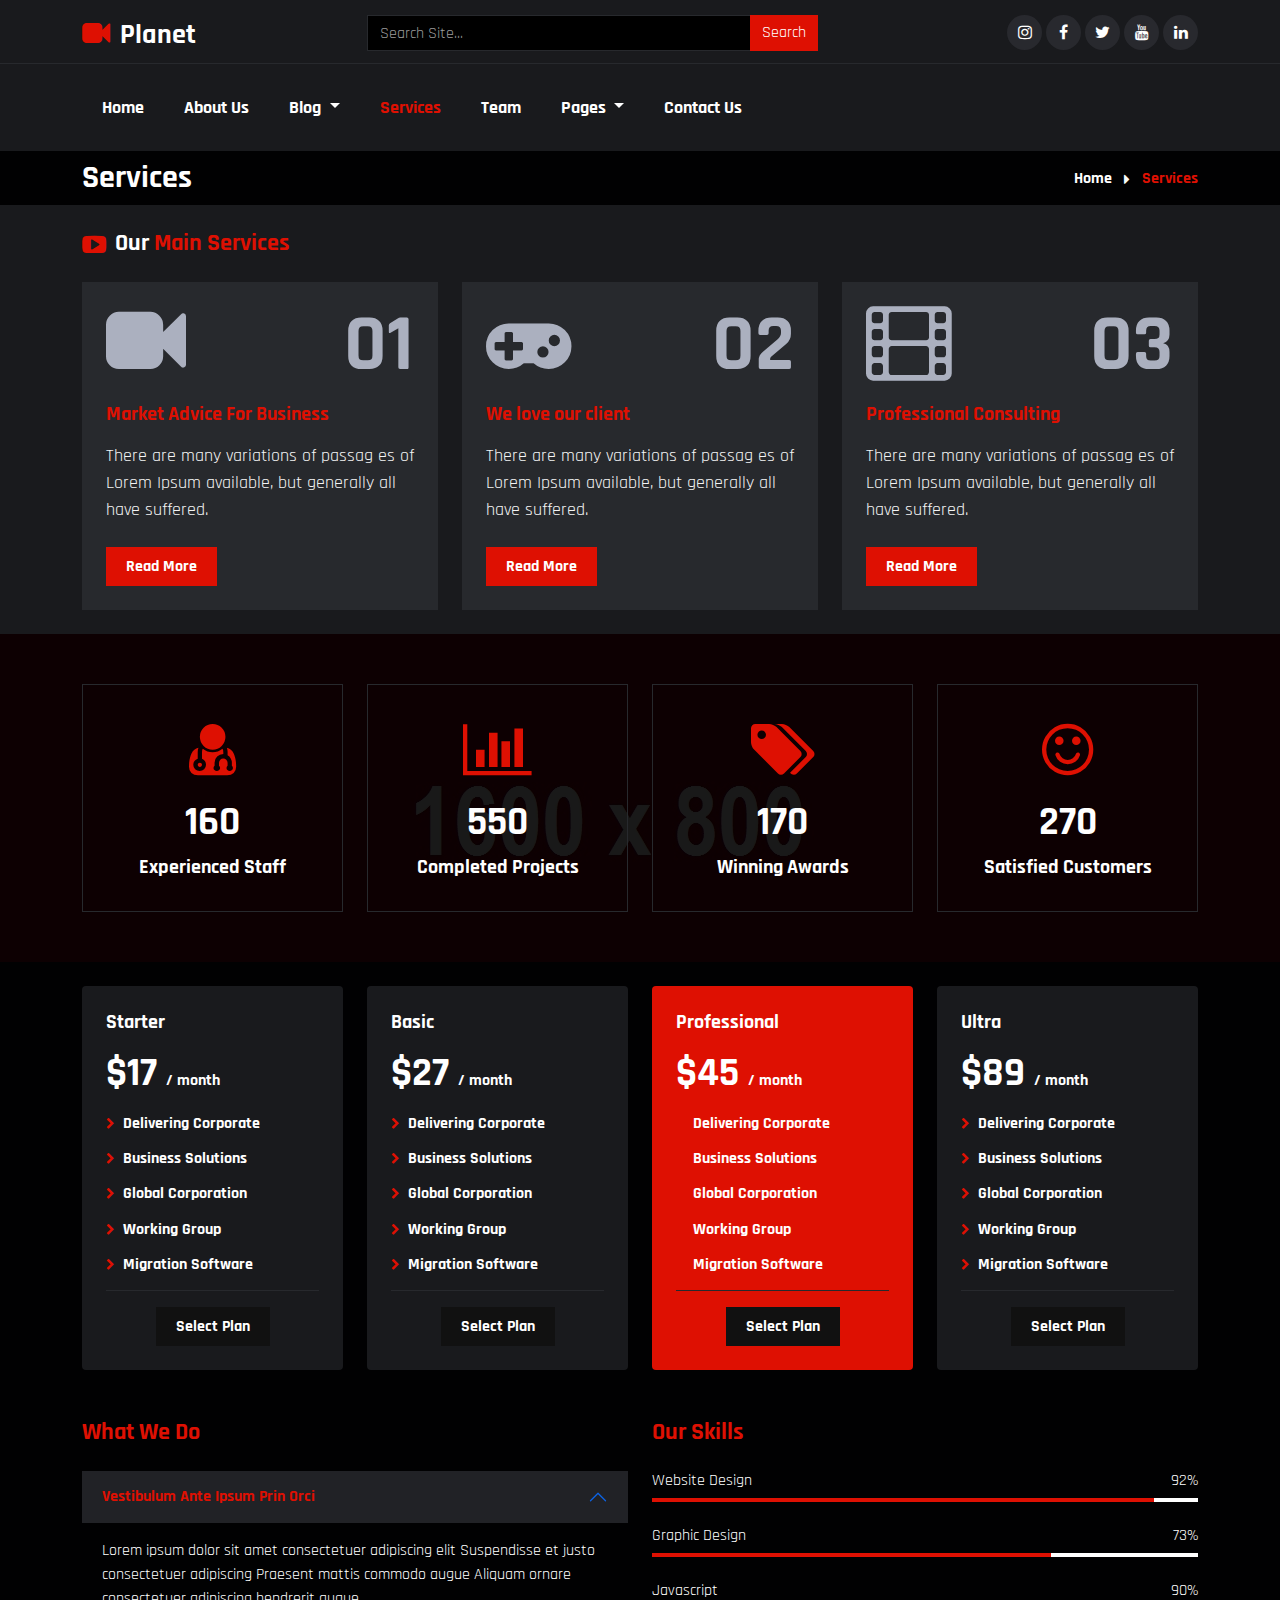
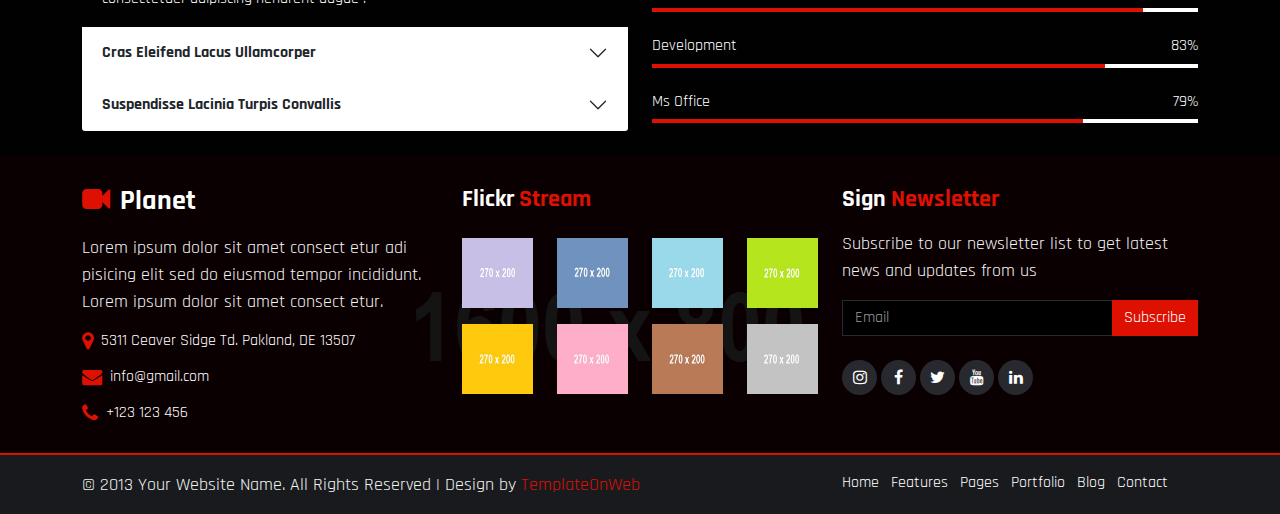
<file: services.html>
<!DOCTYPE html>
<html lang="en">
<head>
	<meta charset="utf-8">
	<meta http-equiv="X-UA-Compatible" content="IE=edge">
	<meta name="viewport" content="width=device-width, initial-scale=1">
	<title>Planet</title>
	<link href="css/bootstrap.min.css" rel="stylesheet" >
	<link href="css/font-awesome.min.css" rel="stylesheet" >
	<link href="css/global.css" rel="stylesheet">
	<link href="css/services.css" rel="stylesheet">
	<link href="https://fonts.googleapis.com/css2?family=Rajdhani&display=swap" rel="stylesheet">
	<script src="js/bootstrap.bundle.min.js"></script>

</head>
<body>

<section id="top">
<div class="container">
 <div class="row top_1">
  <div class="col-md-3">
   <div class="top_1l pt-1">
    <h3 class="mb-0"><a class="text-white" href="index.html"><i class="fa fa-video-camera col_red me-1"></i> Planet</a></h3>
   </div>
  </div>
  <div class="col-md-5">
   <div class="top_1m">
    <div class="input-group">
				<input type="text" class="form-control bg-black" placeholder="Search Site...">
				<span class="input-group-btn">
					<button class="btn btn text-white bg_red rounded-0 border-0" type="button">
						 Search</button>
				</span>
		</div>
   </div>
  </div>
  <div class="col-md-4">
   <div class="top_1r text-end">
     <ul class="social-network social-circle mb-0">
			<li><a href="#" class="icoRss" title="Rss"><i class="fa fa-instagram"></i></a></li>
			<li><a href="#" class="icoFacebook" title="Facebook"><i class="fa fa-facebook"></i></a></li>
			<li><a href="#" class="icoTwitter" title="Twitter"><i class="fa fa-twitter"></i></a></li>
			<li><a href="#" class="icoGoogle" title="Google +"><i class="fa fa-youtube"></i></a></li>
			<li><a href="#" class="icoLinkedin" title="Linkedin"><i class="fa fa-linkedin"></i></a></li>
		</ul>
   </div>
  </div>
 </div>
</div>
</section>

<section id="header">
<nav class="navbar navbar-expand-md navbar-light" id="navbar_sticky">
  <div class="container">
    <a class="navbar-brand text-white fw-bold" href="index.html"><i class="fa fa-video-camera col_red me-1"></i> Planet</a>
    <button class="navbar-toggler" type="button" data-bs-toggle="collapse" data-bs-target="#navbarSupportedContent" aria-controls="navbarSupportedContent" aria-expanded="false" aria-label="Toggle navigation">
      <span class="navbar-toggler-icon"></span>
    </button>
    <div class="collapse navbar-collapse" id="navbarSupportedContent">
      <ul class="navbar-nav mb-0">
        <li class="nav-item">
          <a class="nav-link" aria-current="page" href="index.html">Home</a>
        </li>
		<li class="nav-item">
          <a class="nav-link" href="about.html">About Us</a>
        </li>
        <li class="nav-item dropdown">
          <a class="nav-link dropdown-toggle" href="#" id="navbarDropdown" role="button" data-bs-toggle="dropdown" aria-expanded="false">
            Blog
          </a>
          <ul class="dropdown-menu drop_1" aria-labelledby="navbarDropdown">
            <li><a class="dropdown-item" href="blog.html">Blog</a></li>
            <li><a class="dropdown-item border-0" href="blog_detail.html">Blog Detail</a></li>
          </ul>
        </li>
		<li class="nav-item">
          <a class="nav-link active" href="services.html">Services</a>
        </li>
		<li class="nav-item">
          <a class="nav-link" href="team.html">Team</a>
        </li>
		<li class="nav-item dropdown">
          <a class="nav-link dropdown-toggle" href="#" id="navbarDropdown" role="button" data-bs-toggle="dropdown" aria-expanded="false">
            Pages
          </a>
          <ul class="dropdown-menu drop_1" aria-labelledby="navbarDropdown">
            <li><a class="dropdown-item" href="about.html">About Us</a></li>
            <li><a class="dropdown-item" href="services.html">Services</a></li>
			<li><a class="dropdown-item" href="team.html">Team</a></li>
            <li><a class="dropdown-item border-0" href="contact.html">Contact</a></li>
          </ul>
        </li>
		
		<li class="nav-item">
          <a class="nav-link" href="contact.html">Contact Us</a>
        </li>
      </ul>
    </div>
  </div>
</nav>
</section>

<section id="center" class="center_o pt-2 pb-2">
 <div class="container-xl">
  <div class="row center_o1">
   <div class="col-md-5">
     <div class="center_o1l">
	  <h2 class="mb-0">Services</h2>
	 </div>
   </div>
   <div class="col-md-7">
     <div class="center_o1r text-end">
	  <h6 class="mb-0 col_red"><a href="#">Home</a> <span class="me-2 ms-2 text-light"><i class="fa fa-caret-right align-middle"></i></span> Services</h6>
	 </div>
   </div>
  </div>
 </div>
</section>

<section id="serv_pg" class="pt-4 pb-4 bg_grey">
 <div class="container-xl">
  <div class="row trend_1">
  <div class="col-md-12">
   <h4 class="mb-0"><i class="fa fa-youtube-play align-middle col_red me-1"></i> Our    <span class="col_red">Main Services</span></h4>
  </div>
 </div>
  <div class="row serv_pg1 mt-4">
   <div class="col-md-4">
    <div class="serv_pg1i bg_dark p-4 pt-3">
	 <h1 class="col_light"><i class="fa fa-video-camera"></i> <span class="pull-right">01</span></h1>
	 <h5 class="col_red">Market Advice For Business</h5>
	 <p class="mt-3">There are many variations of passag es of Lorem Ipsum available, but generally all have suffered.</p>
	 <h6 class="mb-0 mt-4"><a class="button" href="#">Read More</a></h6>
	</div>
   </div>
   <div class="col-md-4">
    <div class="serv_pg1i bg_dark p-4 pt-3">
	 <h1 class="col_light"><i class="fa fa-gamepad"></i> <span class="pull-right">02</span></h1>
	 <h5 class="col_red">We love our client</h5>
	 <p class="mt-3">There are many variations of passag es of Lorem Ipsum available, but generally all have suffered.</p>
	 <h6 class="mb-0 mt-4"><a class="button" href="#">Read More</a></h6>
	</div>
   </div>
   <div class="col-md-4">
    <div class="serv_pg1i bg_dark p-4 pt-3">
	 <h1 class="col_light"><i class="fa fa-film"></i> <span class="pull-right">03</span></h1>
	 <h5 class="col_red">Professional Consulting</h5>
	 <p class="mt-3">There are many variations of passag es of Lorem Ipsum available, but generally all have suffered.</p>
	 <h6 class="mb-0 mt-4"><a class="button" href="#">Read More</a></h6>
	</div>
   </div>
  </div>
 </div>
</section>

<section id="spec">
 <div class="spec_m">
  <div class="container-xl">
  <div class="spec_1 row">
   <div class="col-md-3 col-6">
    <div class="spec_1i text-center p-4">
	 <span class="font_60 col_red"><i class="fa fa-user-md"></i></span>
	 <h1>160</h1>
	 <h5>Experienced Staff</h5>
	</div>
   </div>
   <div class="col-md-3 col-6">
    <div class="spec_1i text-center p-4">
	 <span class="font_60 col_red"><i class="fa fa-bar-chart"></i></span>
	 <h1>550</h1>
	 <h5>Completed Projects</h5>
	</div>
   </div>
   <div class="col-md-3 col-6">
    <div class="spec_1i text-center p-4">
	 <span class="font_60 col_red"><i class="fa fa-tags"></i></span>
	 <h1>170</h1>
	 <h5>Winning Awards</h5>
	</div>
   </div>
   <div class="col-md-3 col-6">
    <div class="spec_1i text-center p-4">
	 <span class="font_60 col_red"><i class="fa fa-smile-o"></i></span>
	 <h1>270</h1>
	 <h5>Satisfied Customers</h5>
	</div>
   </div>
  </div>
 </div>
 </div>
</section>

<section id="price" class="pt-4 pb-4">
 <div class="container-xl">
   <div class="row price_1">
     <div class="col-md-3">
	  <div class="price_1i bg_grey p-4 rounded">
	   <h5>Starter</h5>
	   <h1 class="mt-3">$17 <span class="fs-6">/ month</span></h1>
	   <h6 class="mt-3"><i class="fa fa-chevron-right font_12 me-1 col_red"></i> Delivering Corporate</h6>
	   <h6 class="mt-3"><i class="fa fa-chevron-right font_12 me-1 col_red"></i> Business Solutions</h6>
	   <h6 class="mt-3"><i class="fa fa-chevron-right font_12 me-1 col_red"></i> Global Corporation</h6>
	   <h6 class="mt-3"><i class="fa fa-chevron-right font_12 me-1 col_red"></i> Working Group</h6>
	   <h6 class="mt-3"><i class="fa fa-chevron-right font_12 me-1 col_red"></i> Migration Software</h6>
	   <hr>
	   <h6 class="mb-0 text-center"><a class="button" href="#">Select Plan</a></h6>
	   
	  </div>
	 </div>
	 <div class="col-md-3">
	  <div class="price_1i bg_grey p-4 rounded">
	   <h5>Basic</h5>
	   <h1 class="mt-3">$27 <span class="fs-6">/ month</span></h1>
	   <h6 class="mt-3"><i class="fa fa-chevron-right font_12 me-1 col_red"></i> Delivering Corporate</h6>
	   <h6 class="mt-3"><i class="fa fa-chevron-right font_12 me-1 col_red"></i> Business Solutions</h6>
	   <h6 class="mt-3"><i class="fa fa-chevron-right font_12 me-1 col_red"></i> Global Corporation</h6>
	   <h6 class="mt-3"><i class="fa fa-chevron-right font_12 me-1 col_red"></i> Working Group</h6>
	   <h6 class="mt-3"><i class="fa fa-chevron-right font_12 me-1 col_red"></i> Migration Software</h6>
	   <hr>
	   <h6 class="mb-0 text-center"><a class="button" href="#">Select Plan</a></h6>
	  </div>
	 </div>
	 <div class="col-md-3">
	  <div class="price_1i bg_red p-4 rounded">
	   <h5>Professional</h5>
	   <h1 class="mt-3">$45 <span class="fs-6">/ month</span></h1>
	   <h6 class="mt-3"><i class="fa fa-chevron-right font_12 me-1 col_red"></i> Delivering Corporate</h6>
	   <h6 class="mt-3"><i class="fa fa-chevron-right font_12 me-1 col_red"></i> Business Solutions</h6>
	   <h6 class="mt-3"><i class="fa fa-chevron-right font_12 me-1 col_red"></i> Global Corporation</h6>
	   <h6 class="mt-3"><i class="fa fa-chevron-right font_12 me-1 col_red"></i> Working Group</h6>
	   <h6 class="mt-3"><i class="fa fa-chevron-right font_12 me-1 col_red"></i> Migration Software</h6>
	   <hr>
	   <h6 class="mb-0 text-center"><a class="button" href="#">Select Plan</a></h6>
	   
	  </div>
	 </div>
	 <div class="col-md-3">
	  <div class="price_1i bg_grey p-4 rounded">
	   <h5>Ultra</h5>
	   <h1 class="mt-3">$89 <span class="fs-6">/ month</span></h1>
	   <h6 class="mt-3"><i class="fa fa-chevron-right font_12 me-1 col_red"></i> Delivering Corporate</h6>
	   <h6 class="mt-3"><i class="fa fa-chevron-right font_12 me-1 col_red"></i> Business Solutions</h6>
	   <h6 class="mt-3"><i class="fa fa-chevron-right font_12 me-1 col_red"></i> Global Corporation</h6>
	   <h6 class="mt-3"><i class="fa fa-chevron-right font_12 me-1 col_red"></i> Working Group</h6>
	   <h6 class="mt-3"><i class="fa fa-chevron-right font_12 me-1 col_red"></i> Migration Software</h6>
	   <hr>
	   <h6 class="mb-0 text-center"><a class="button" href="#">Select Plan</a></h6>
	   
	  </div>
	 </div>
   </div>
   <div class="row work_1 mt-5">
    <div class="col-md-6">
	 <div class="work_1l">
	  <h4 class="col_red mb-4">What We Do</h4>
	  <div class="accordion" id="accordionExample">
  <div class="accordion-item">
   <h2 class="accordion-header" id="headingOne">
     <button class="accordion-button" type="button" data-bs-toggle="collapse" data-bs-target="#collapseOne" aria-expanded="true" aria-controls="collapseOne">
       Vestibulum Ante Ipsum Prin Orci
     </button>
   </h2>
   <div id="collapseOne" class="accordion-collapse collapse show" aria-labelledby="headingOne" data-bs-parent="#accordionExample">
     <div class="accordion-body">
      Lorem ipsum dolor sit amet consectetuer adipiscing elit Suspendisse et justo consectetuer adipiscing Praesent mattis commodo augue Aliquam ornare consectetuer adipiscing hendrerit augue .
     </div>
   </div>
  </div>
   
  <div class="accordion-item">
   <h2 class="accordion-header" id="headingTwo">
     <button class="accordion-button collapsed" type="button" data-bs-toggle="collapse" data-bs-target="#collapseTwo" aria-expanded="false" aria-controls="collapseTwo">
      Cras Eleifend Lacus Ullamcorper
     </button>
   </h2>
   <div id="collapseTwo" class="accordion-collapse collapse" aria-labelledby="headingTwo" data-bs-parent="#accordionExample">
     <div class="accordion-body">
       Lorem ipsum dolor sit amet consec tetuer adipiscing elit Suspendissete justo consec tetuer elite.consectetuer adipiscing hendrerit augue .
     </div>
   </div>
 </div>
  
  <div class="accordion-item">
   <h2 class="accordion-header" id="headingThree">
     <button class="accordion-button collapsed" type="button" data-bs-toggle="collapse" data-bs-target="#collapseThree" aria-expanded="false" aria-controls="collapseThree">
      Suspendisse Lacinia Turpis Convallis
     </button>
   </h2>
   <div id="collapseThree" class="accordion-collapse collapse" aria-labelledby="headingThree" data-bs-parent="#accordionExample">
     <div class="accordion-body">
       Lorem ipsum dolor sit amet consec tetuer adipiscing elit Suspendissete justo consec tetuer elite.consectetuer adipiscing hendrerit augue .
     </div>
   </div>
 </div>
</div>
	 </div>
	</div>
	<div class="col-md-6">
	 <div class="work_1r">
	    <h4 class="col_red mb-4">Our Skills</h4>
		<div class="play2rir">
		 <h6 class="fw-normal">Website Design <span class="pull-right">92%</span></h6>
         <div class="progress">
  <div class="progress-bar" role="progressbar" style="width: 92%;" aria-valuenow="25" aria-valuemin="0" aria-valuemax="100"></div>
</div>
          <h6 class="fw-normal mt-4">Graphic Design <span class="pull-right">73%</span></h6>
         <div class="progress">
  <div class="progress-bar" role="progressbar" style="width: 73%;" aria-valuenow="25" aria-valuemin="0" aria-valuemax="100"></div>
</div>
          <h6 class="fw-normal mt-4">Javascript <span class="pull-right">90%</span></h6>
         <div class="progress">
  <div class="progress-bar" role="progressbar" style="width: 90%;" aria-valuenow="25" aria-valuemin="0" aria-valuemax="100"></div>
</div>
          <h6 class="fw-normal mt-4">Development <span class="pull-right">83%</span></h6>
         <div class="progress">
  <div class="progress-bar" role="progressbar" style="width: 83%;" aria-valuenow="25" aria-valuemin="0" aria-valuemax="100"></div>
</div>
 <h6 class="fw-normal mt-4">Ms Office <span class="pull-right">79%</span></h6>
         <div class="progress">
  <div class="progress-bar" role="progressbar" style="width: 79%;" aria-valuenow="25" aria-valuemin="0" aria-valuemax="100"></div>
</div>
 
		</div>
	 </div>
	</div>
   </div>
 </div>
</section>

<section id="footer">
<div class="footer_m clearfix">
 <div class="container">
   <div class="row footer_1">
    <div class="col-md-4">
	 <div class="footer_1i">
	   <h3><a class="text-white" href="index.html"><i class="fa fa-video-camera col_red me-1"></i> Planet</a></h3>
	   <p class="mt-3">Lorem ipsum dolor sit amet consect etur adi pisicing elit sed do eiusmod tempor incididunt. Lorem ipsum dolor sit amet consect etur. </p>
	   <h6 class="fw-normal"><i class="fa fa-map-marker fs-5 align-middle col_red me-1"></i> 5311 Ceaver Sidge Td.
Pakland, DE 13507</h6>
        <h6 class="fw-normal mt-3"><i class="fa fa-envelope fs-5 align-middle col_red me-1"></i> info@gmail.com</h6>
		<h6 class="fw-normal mt-3 mb-0"><i class="fa fa-phone fs-5 align-middle col_red me-1"></i>  +123 123 456</h6>
	 </div>
	</div>
	<div class="col-md-4">
	 <div class="footer_1i">
	  <h4>Flickr <span class="col_red">Stream</span></h4>
      <div class="footer_1i1 row mt-4">
	   <div class="col-md-3 col-3">
	    <div class="footer_1i1i">
		  <div class="grid clearfix">
				  <figure class="effect-jazz mb-0">
					<a href="#"><img src="img/4.jpg" height="70" class="w-100" alt="abc"></a>
				  </figure>
			  </div>
		</div>
	   </div>
	   <div class="col-md-3 col-3">
	    <div class="footer_1i1i">
		  <div class="grid clearfix">
				  <figure class="effect-jazz mb-0">
					<a href="#"><img src="img/5.jpg" height="70" class="w-100" alt="abc"></a>
				  </figure>
			  </div>
		</div>
	   </div>
	   <div class="col-md-3 col-3">
	    <div class="footer_1i1i">
		  <div class="grid clearfix">
				  <figure class="effect-jazz mb-0">
					<a href="#"><img src="img/6.jpg" height="70" class="w-100" alt="abc"></a>
				  </figure>
			  </div>
		</div>
	   </div>
	   <div class="col-md-3 col-3">
	    <div class="footer_1i1i">
		  <div class="grid clearfix">
				  <figure class="effect-jazz mb-0">
					<a href="#"><img src="img/7.jpg" height="70" class="w-100" alt="abc"></a>
				  </figure>
			  </div>
		</div>
	   </div>
	  </div>
	  <div class="footer_1i1 row mt-3">
	   <div class="col-md-3 col-3">
	    <div class="footer_1i1i">
		  <div class="grid clearfix">
				  <figure class="effect-jazz mb-0">
					<a href="#"><img src="img/8.jpg" height="70" class="w-100" alt="abc"></a>
				  </figure>
			  </div>
		</div>
	   </div>
	   <div class="col-md-3 col-3">
	    <div class="footer_1i1i">
		  <div class="grid clearfix">
				  <figure class="effect-jazz mb-0">
					<a href="#"><img src="img/9.jpg" height="70" class="w-100" alt="abc"></a>
				  </figure>
			  </div>
		</div>
	   </div>
	   <div class="col-md-3 col-3">
	    <div class="footer_1i1i">
		  <div class="grid clearfix">
				  <figure class="effect-jazz mb-0">
					<a href="#"><img src="img/10.jpg" height="70" class="w-100" alt="abc"></a>
				  </figure>
			  </div>
		</div>
	   </div>
	   <div class="col-md-3 col-3">
	    <div class="footer_1i1i">
		  <div class="grid clearfix">
				  <figure class="effect-jazz mb-0">
					<a href="#"><img src="img/11.jpg" height="70" class="w-100" alt="abc"></a>
				  </figure>
			  </div>
		</div>
	   </div>
	  </div>
	 </div>
	</div>
	<div class="col-md-4">
	 <div class="footer_1i">
	  <h4>Sign  <span class="col_red">Newsletter</span></h4>
      <p class="mt-3">Subscribe to our newsletter list to get latest news and updates from us</p>
	  <div class="input-group">
				<input type="text" class="form-control bg-black" placeholder="Email">
				<span class="input-group-btn">
					<button class="btn btn text-white bg_red rounded-0 border-0" type="button">
						 Subscribe</button>
				</span>
		</div>
		<ul class="social-network social-circle mb-0 mt-4">
			<li><a href="#" class="icoRss" title="Rss"><i class="fa fa-instagram"></i></a></li>
			<li><a href="#" class="icoFacebook" title="Facebook"><i class="fa fa-facebook"></i></a></li>
			<li><a href="#" class="icoTwitter" title="Twitter"><i class="fa fa-twitter"></i></a></li>
			<li><a href="#" class="icoGoogle" title="Google +"><i class="fa fa-youtube"></i></a></li>
			<li><a href="#" class="icoLinkedin" title="Linkedin"><i class="fa fa-linkedin"></i></a></li>
		</ul>
	 </div>
	</div>
   </div>
</div>
</div>
</section>

<section id="footer_b" class="pt-3 pb-3 bg_grey">
<div class="container">
   <div class="row footer_1">
     <div class="col-md-8">
	  <div class="footer_1l">
	   <p class="mb-0">© 2013 Your Website Name. All Rights Reserved | Design by <a class="col_red" href="http://www.templateonweb.com">TemplateOnWeb</a></p>
	  </div>
	 </div>
	 <div class="col-md-4">
	  <div class="footer_1r">
	   <ul class="mb-0">
	    <li class="d-inline-block me-2"><a href="#">Home</a></li>
		<li class="d-inline-block me-2"><a href="#">Features</a></li>
		<li class="d-inline-block me-2"><a href="#">Pages</a></li>
		<li class="d-inline-block me-2"><a href="#">Portfolio</a></li>
		<li class="d-inline-block me-2"><a href="#">Blog</a></li>
		<li class="d-inline-block"><a href="#">Contact</a></li>
	   </ul>
	  </div>
	 </div>
   </div>
</div>
</section>

<script>
window.onscroll = function() {myFunction()};

var navbar_sticky = document.getElementById("navbar_sticky");
var sticky = navbar_sticky.offsetTop;
var navbar_height = document.querySelector('.navbar').offsetHeight;

function myFunction() {
  if (window.pageYOffset >= sticky + navbar_height) {
    navbar_sticky.classList.add("sticky")
	document.body.style.paddingTop = navbar_height + 'px';
  } else {
    navbar_sticky.classList.remove("sticky");
	document.body.style.paddingTop = '0'
  }
}
</script>

</body>

</html>
</file>
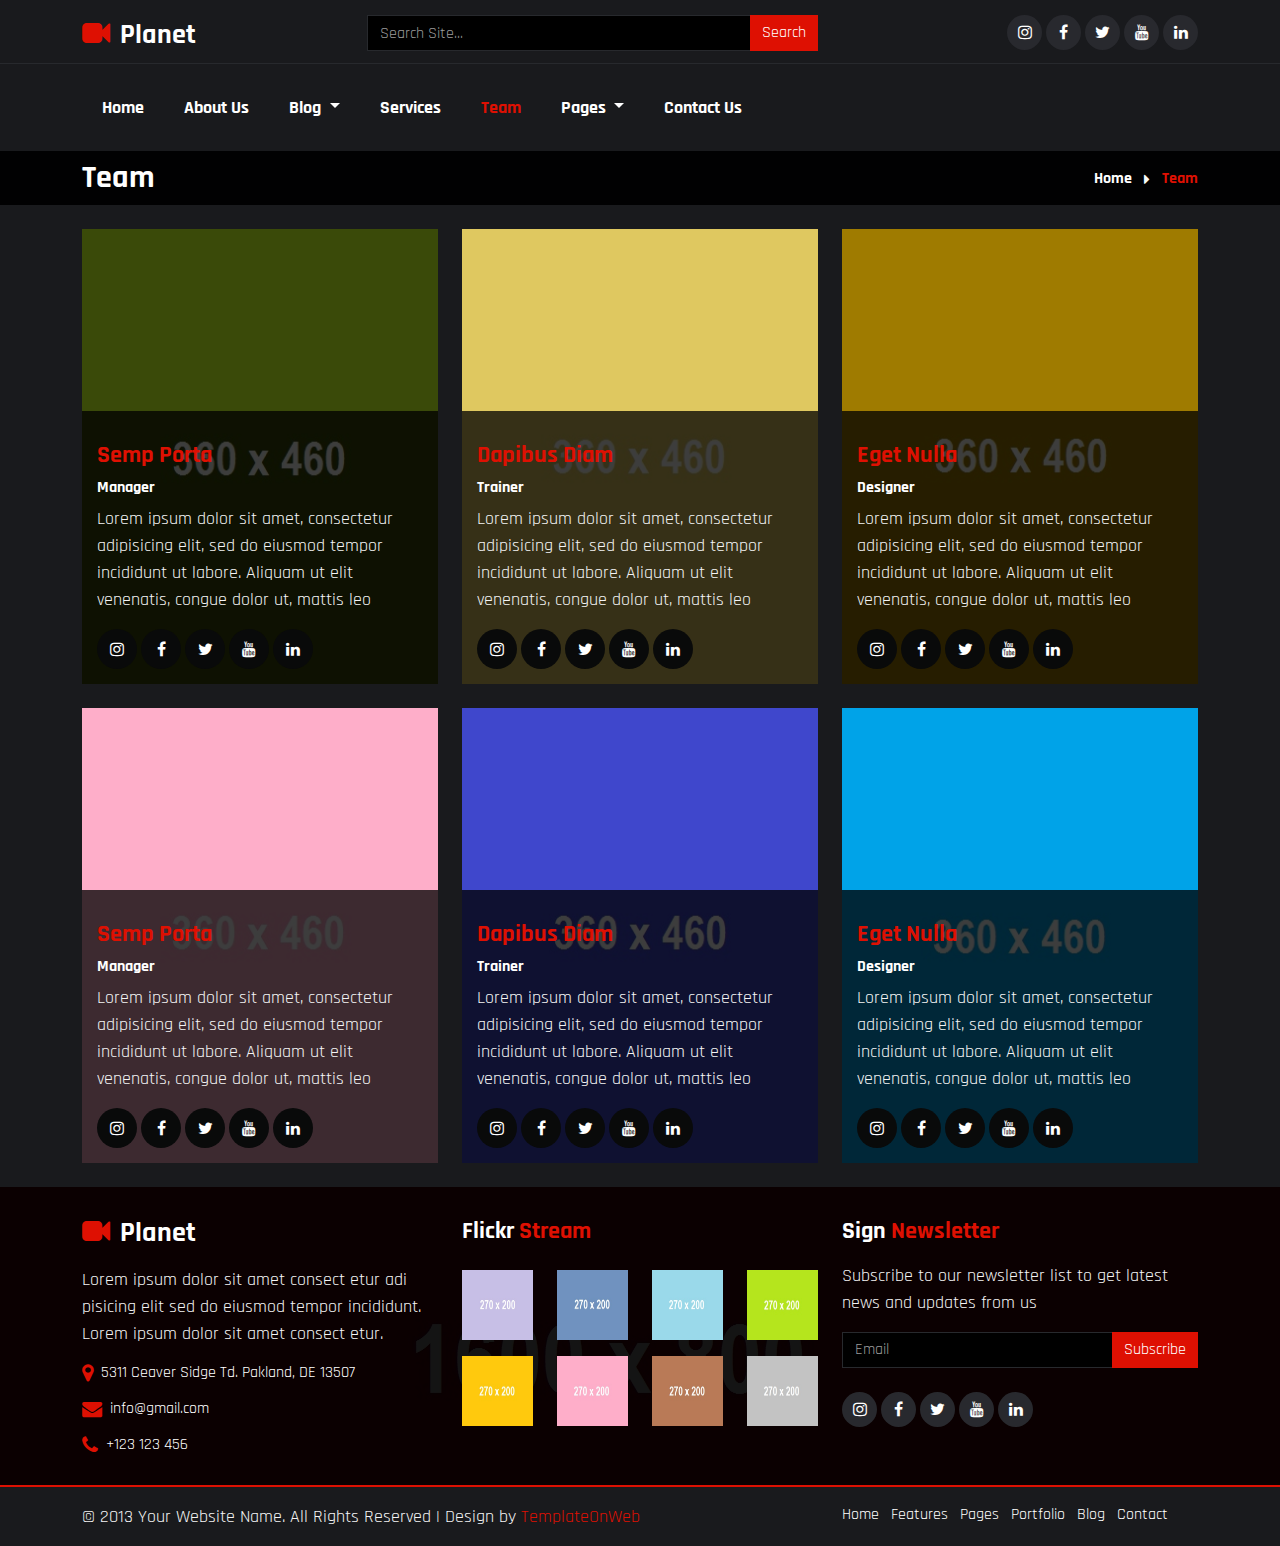
<file: team.html>
<!DOCTYPE html>
<html lang="en">
<head>
	<meta charset="utf-8">
	<meta http-equiv="X-UA-Compatible" content="IE=edge">
	<meta name="viewport" content="width=device-width, initial-scale=1">
	<title>Planet</title>
	<link href="css/bootstrap.min.css" rel="stylesheet" >
	<link href="css/font-awesome.min.css" rel="stylesheet" >
	<link href="css/global.css" rel="stylesheet">
	<link href="css/about.css" rel="stylesheet">
	<link href="https://fonts.googleapis.com/css2?family=Rajdhani&display=swap" rel="stylesheet">
	<script src="js/bootstrap.bundle.min.js"></script>

</head>
<body>

<section id="top">
<div class="container">
 <div class="row top_1">
  <div class="col-md-3">
   <div class="top_1l pt-1">
    <h3 class="mb-0"><a class="text-white" href="index.html"><i class="fa fa-video-camera col_red me-1"></i> Planet</a></h3>
   </div>
  </div>
  <div class="col-md-5">
   <div class="top_1m">
    <div class="input-group">
				<input type="text" class="form-control bg-black" placeholder="Search Site...">
				<span class="input-group-btn">
					<button class="btn btn text-white bg_red rounded-0 border-0" type="button">
						 Search</button>
				</span>
		</div>
   </div>
  </div>
  <div class="col-md-4">
   <div class="top_1r text-end">
     <ul class="social-network social-circle mb-0">
			<li><a href="#" class="icoRss" title="Rss"><i class="fa fa-instagram"></i></a></li>
			<li><a href="#" class="icoFacebook" title="Facebook"><i class="fa fa-facebook"></i></a></li>
			<li><a href="#" class="icoTwitter" title="Twitter"><i class="fa fa-twitter"></i></a></li>
			<li><a href="#" class="icoGoogle" title="Google +"><i class="fa fa-youtube"></i></a></li>
			<li><a href="#" class="icoLinkedin" title="Linkedin"><i class="fa fa-linkedin"></i></a></li>
		</ul>
   </div>
  </div>
 </div>
</div>
</section>

<section id="header">
<nav class="navbar navbar-expand-md navbar-light" id="navbar_sticky">
  <div class="container">
    <a class="navbar-brand text-white fw-bold" href="index.html"><i class="fa fa-video-camera col_red me-1"></i> Planet</a>
    <button class="navbar-toggler" type="button" data-bs-toggle="collapse" data-bs-target="#navbarSupportedContent" aria-controls="navbarSupportedContent" aria-expanded="false" aria-label="Toggle navigation">
      <span class="navbar-toggler-icon"></span>
    </button>
    <div class="collapse navbar-collapse" id="navbarSupportedContent">
      <ul class="navbar-nav mb-0">
        <li class="nav-item">
          <a class="nav-link" aria-current="page" href="index.html">Home</a>
        </li>
		<li class="nav-item">
          <a class="nav-link" href="about.html">About Us</a>
        </li>
        <li class="nav-item dropdown">
          <a class="nav-link dropdown-toggle" href="#" id="navbarDropdown" role="button" data-bs-toggle="dropdown" aria-expanded="false">
            Blog
          </a>
          <ul class="dropdown-menu drop_1" aria-labelledby="navbarDropdown">
            <li><a class="dropdown-item" href="blog.html">Blog</a></li>
            <li><a class="dropdown-item border-0" href="blog_detail.html">Blog Detail</a></li>
          </ul>
        </li>
		<li class="nav-item">
          <a class="nav-link" href="services.html">Services</a>
        </li>
		<li class="nav-item">
          <a class="nav-link active" href="team.html">Team</a>
        </li>
		<li class="nav-item dropdown">
          <a class="nav-link dropdown-toggle" href="#" id="navbarDropdown" role="button" data-bs-toggle="dropdown" aria-expanded="false">
            Pages
          </a>
          <ul class="dropdown-menu drop_1" aria-labelledby="navbarDropdown">
            <li><a class="dropdown-item" href="about.html">About Us</a></li>
            <li><a class="dropdown-item" href="services.html">Services</a></li>
			<li><a class="dropdown-item" href="team.html">Team</a></li>
            <li><a class="dropdown-item border-0" href="contact.html">Contact</a></li>
          </ul>
        </li>
		
		<li class="nav-item">
          <a class="nav-link" href="contact.html">Contact Us</a>
        </li>
      </ul>
    </div>
  </div>
</nav>
</section>

<section id="center" class="center_o pt-2 pb-2">
 <div class="container-xl">
  <div class="row center_o1">
   <div class="col-md-5">
     <div class="center_o1l">
	  <h2 class="mb-0">Team</h2>
	 </div>
   </div>
   <div class="col-md-7">
     <div class="center_o1r text-end">
	  <h6 class="mb-0 col_red"><a href="#">Home</a> <span class="me-2 ms-2 text-light"><i class="fa fa-caret-right align-middle"></i></span> Team</h6>
	 </div>
   </div>
  </div>
 </div>
</section>

<section id="team" class="pt-4 pb-4 bg_grey">
 <div class="container-xl">
      <div class="team_1i row">
	   <div class="col-md-4">
	    <div class="team_1i1 clearfix position-relative">
		 <div class="team_1i1i clearfix">
		   <div class="grid clearfix">
				  <figure class="effect-jazz mb-0">
					<a href="#"><img src="img/37.jpg" class="w-100" alt="abc"></a>
				  </figure>
			  </div>
		 </div>
		 <div class="team_1i1i1 clearfix position-absolute w-100 bottom-0">
		  <h4 class="col_red">Semp Porta</h4>
		  <h6>Manager</h6>
		  <p>Lorem ipsum dolor sit amet, consectetur adipisicing elit, sed do eiusmod tempor incididunt ut labore. Aliquam ut elit venenatis, congue dolor ut, mattis leo</p>
		  <ul class="social-network social-circle mb-0 mt-3">
			<li><a href="#" class="icoRss" title="Rss"><i class="fa fa-instagram"></i></a></li>
			<li><a href="#" class="icoFacebook" title="Facebook"><i class="fa fa-facebook"></i></a></li>
			<li><a href="#" class="icoTwitter" title="Twitter"><i class="fa fa-twitter"></i></a></li>
			<li><a href="#" class="icoGoogle" title="Google +"><i class="fa fa-youtube"></i></a></li>
			<li><a href="#" class="icoLinkedin" title="Linkedin"><i class="fa fa-linkedin"></i></a></li>
		</ul>
		 </div>
		</div>
	   </div>
	   <div class="col-md-4">
	    <div class="team_1i1 clearfix position-relative">
		 <div class="team_1i1i clearfix">
		   <div class="grid clearfix">
				  <figure class="effect-jazz mb-0">
					<a href="#"><img src="img/38.jpg" class="w-100" alt="abc"></a>
				  </figure>
			  </div>
		 </div>
		 <div class="team_1i1i1 clearfix position-absolute w-100 bottom-0">
		  <h4 class="col_red">Dapibus Diam</h4>
		  <h6>Trainer</h6>
		  <p>Lorem ipsum dolor sit amet, consectetur adipisicing elit, sed do eiusmod tempor incididunt ut labore. Aliquam ut elit venenatis, congue dolor ut, mattis leo</p>
		  <ul class="social-network social-circle mb-0 mt-3">
			<li><a href="#" class="icoRss" title="Rss"><i class="fa fa-instagram"></i></a></li>
			<li><a href="#" class="icoFacebook" title="Facebook"><i class="fa fa-facebook"></i></a></li>
			<li><a href="#" class="icoTwitter" title="Twitter"><i class="fa fa-twitter"></i></a></li>
			<li><a href="#" class="icoGoogle" title="Google +"><i class="fa fa-youtube"></i></a></li>
			<li><a href="#" class="icoLinkedin" title="Linkedin"><i class="fa fa-linkedin"></i></a></li>
		</ul>
		 </div>
		</div>
	   </div>
	   <div class="col-md-4">
	    <div class="team_1i1 clearfix position-relative">
		 <div class="team_1i1i clearfix">
		   <div class="grid clearfix">
				  <figure class="effect-jazz mb-0">
					<a href="#"><img src="img/39.jpg" class="w-100" alt="abc"></a>
				  </figure>
			  </div>
		 </div>
		 <div class="team_1i1i1 clearfix position-absolute w-100 bottom-0">
		  <h4 class="col_red">Eget Nulla</h4>
		  <h6>Designer</h6>
		  <p>Lorem ipsum dolor sit amet, consectetur adipisicing elit, sed do eiusmod tempor incididunt ut labore. Aliquam ut elit venenatis, congue dolor ut, mattis leo</p>
		  <ul class="social-network social-circle mb-0 mt-3">
			<li><a href="#" class="icoRss" title="Rss"><i class="fa fa-instagram"></i></a></li>
			<li><a href="#" class="icoFacebook" title="Facebook"><i class="fa fa-facebook"></i></a></li>
			<li><a href="#" class="icoTwitter" title="Twitter"><i class="fa fa-twitter"></i></a></li>
			<li><a href="#" class="icoGoogle" title="Google +"><i class="fa fa-youtube"></i></a></li>
			<li><a href="#" class="icoLinkedin" title="Linkedin"><i class="fa fa-linkedin"></i></a></li>
		</ul>
		 </div>
		</div>
	   </div>
	  </div>
	  <div class="team_1i row mt-4">
	   <div class="col-md-4">
	    <div class="team_1i1 clearfix position-relative">
		 <div class="team_1i1i clearfix">
		   <div class="grid clearfix">
				  <figure class="effect-jazz mb-0">
					<a href="#"><img src="img/40.jpg" class="w-100" alt="abc"></a>
				  </figure>
			  </div>
		 </div>
		 <div class="team_1i1i1 clearfix position-absolute w-100 bottom-0">
		  <h4 class="col_red">Semp Porta</h4>
		  <h6>Manager</h6>
		  <p>Lorem ipsum dolor sit amet, consectetur adipisicing elit, sed do eiusmod tempor incididunt ut labore. Aliquam ut elit venenatis, congue dolor ut, mattis leo</p>
		  <ul class="social-network social-circle mb-0 mt-3">
			<li><a href="#" class="icoRss" title="Rss"><i class="fa fa-instagram"></i></a></li>
			<li><a href="#" class="icoFacebook" title="Facebook"><i class="fa fa-facebook"></i></a></li>
			<li><a href="#" class="icoTwitter" title="Twitter"><i class="fa fa-twitter"></i></a></li>
			<li><a href="#" class="icoGoogle" title="Google +"><i class="fa fa-youtube"></i></a></li>
			<li><a href="#" class="icoLinkedin" title="Linkedin"><i class="fa fa-linkedin"></i></a></li>
		</ul>
		 </div>
		</div>
	   </div>
	   <div class="col-md-4">
	    <div class="team_1i1 clearfix position-relative">
		 <div class="team_1i1i clearfix">
		   <div class="grid clearfix">
				  <figure class="effect-jazz mb-0">
					<a href="#"><img src="img/41.jpg" class="w-100" alt="abc"></a>
				  </figure>
			  </div>
		 </div>
		 <div class="team_1i1i1 clearfix position-absolute w-100 bottom-0">
		  <h4 class="col_red">Dapibus Diam</h4>
		  <h6>Trainer</h6>
		  <p>Lorem ipsum dolor sit amet, consectetur adipisicing elit, sed do eiusmod tempor incididunt ut labore. Aliquam ut elit venenatis, congue dolor ut, mattis leo</p>
		  <ul class="social-network social-circle mb-0 mt-3">
			<li><a href="#" class="icoRss" title="Rss"><i class="fa fa-instagram"></i></a></li>
			<li><a href="#" class="icoFacebook" title="Facebook"><i class="fa fa-facebook"></i></a></li>
			<li><a href="#" class="icoTwitter" title="Twitter"><i class="fa fa-twitter"></i></a></li>
			<li><a href="#" class="icoGoogle" title="Google +"><i class="fa fa-youtube"></i></a></li>
			<li><a href="#" class="icoLinkedin" title="Linkedin"><i class="fa fa-linkedin"></i></a></li>
		</ul>
		 </div>
		</div>
	   </div>
	   <div class="col-md-4">
	    <div class="team_1i1 clearfix position-relative">
		 <div class="team_1i1i clearfix">
		   <div class="grid clearfix">
				  <figure class="effect-jazz mb-0">
					<a href="#"><img src="img/42.jpg" class="w-100" alt="abc"></a>
				  </figure>
			  </div>
		 </div>
		 <div class="team_1i1i1 clearfix position-absolute w-100 bottom-0">
		  <h4 class="col_red">Eget Nulla</h4>
		  <h6>Designer</h6>
		  <p>Lorem ipsum dolor sit amet, consectetur adipisicing elit, sed do eiusmod tempor incididunt ut labore. Aliquam ut elit venenatis, congue dolor ut, mattis leo</p>
		  <ul class="social-network social-circle mb-0 mt-3">
			<li><a href="#" class="icoRss" title="Rss"><i class="fa fa-instagram"></i></a></li>
			<li><a href="#" class="icoFacebook" title="Facebook"><i class="fa fa-facebook"></i></a></li>
			<li><a href="#" class="icoTwitter" title="Twitter"><i class="fa fa-twitter"></i></a></li>
			<li><a href="#" class="icoGoogle" title="Google +"><i class="fa fa-youtube"></i></a></li>
			<li><a href="#" class="icoLinkedin" title="Linkedin"><i class="fa fa-linkedin"></i></a></li>
		</ul>
		 </div>
		</div>
	   </div>
	  </div>
 </div>
</section>

<section id="footer">
<div class="footer_m clearfix">
 <div class="container">
   <div class="row footer_1">
    <div class="col-md-4">
	 <div class="footer_1i">
	   <h3><a class="text-white" href="index.html"><i class="fa fa-video-camera col_red me-1"></i> Planet</a></h3>
	   <p class="mt-3">Lorem ipsum dolor sit amet consect etur adi pisicing elit sed do eiusmod tempor incididunt. Lorem ipsum dolor sit amet consect etur. </p>
	   <h6 class="fw-normal"><i class="fa fa-map-marker fs-5 align-middle col_red me-1"></i> 5311 Ceaver Sidge Td.
Pakland, DE 13507</h6>
        <h6 class="fw-normal mt-3"><i class="fa fa-envelope fs-5 align-middle col_red me-1"></i> info@gmail.com</h6>
		<h6 class="fw-normal mt-3 mb-0"><i class="fa fa-phone fs-5 align-middle col_red me-1"></i>  +123 123 456</h6>
	 </div>
	</div>
	<div class="col-md-4">
	 <div class="footer_1i">
	  <h4>Flickr <span class="col_red">Stream</span></h4>
      <div class="footer_1i1 row mt-4">
	   <div class="col-md-3 col-3">
	    <div class="footer_1i1i">
		  <div class="grid clearfix">
				  <figure class="effect-jazz mb-0">
					<a href="#"><img src="img/4.jpg" height="70" class="w-100" alt="abc"></a>
				  </figure>
			  </div>
		</div>
	   </div>
	   <div class="col-md-3 col-3">
	    <div class="footer_1i1i">
		  <div class="grid clearfix">
				  <figure class="effect-jazz mb-0">
					<a href="#"><img src="img/5.jpg" height="70" class="w-100" alt="abc"></a>
				  </figure>
			  </div>
		</div>
	   </div>
	   <div class="col-md-3 col-3">
	    <div class="footer_1i1i">
		  <div class="grid clearfix">
				  <figure class="effect-jazz mb-0">
					<a href="#"><img src="img/6.jpg" height="70" class="w-100" alt="abc"></a>
				  </figure>
			  </div>
		</div>
	   </div>
	   <div class="col-md-3 col-3">
	    <div class="footer_1i1i">
		  <div class="grid clearfix">
				  <figure class="effect-jazz mb-0">
					<a href="#"><img src="img/7.jpg" height="70" class="w-100" alt="abc"></a>
				  </figure>
			  </div>
		</div>
	   </div>
	  </div>
	  <div class="footer_1i1 row mt-3">
	   <div class="col-md-3 col-3">
	    <div class="footer_1i1i">
		  <div class="grid clearfix">
				  <figure class="effect-jazz mb-0">
					<a href="#"><img src="img/8.jpg" height="70" class="w-100" alt="abc"></a>
				  </figure>
			  </div>
		</div>
	   </div>
	   <div class="col-md-3 col-3">
	    <div class="footer_1i1i">
		  <div class="grid clearfix">
				  <figure class="effect-jazz mb-0">
					<a href="#"><img src="img/9.jpg" height="70" class="w-100" alt="abc"></a>
				  </figure>
			  </div>
		</div>
	   </div>
	   <div class="col-md-3 col-3">
	    <div class="footer_1i1i">
		  <div class="grid clearfix">
				  <figure class="effect-jazz mb-0">
					<a href="#"><img src="img/10.jpg" height="70" class="w-100" alt="abc"></a>
				  </figure>
			  </div>
		</div>
	   </div>
	   <div class="col-md-3 col-3">
	    <div class="footer_1i1i">
		  <div class="grid clearfix">
				  <figure class="effect-jazz mb-0">
					<a href="#"><img src="img/11.jpg" height="70" class="w-100" alt="abc"></a>
				  </figure>
			  </div>
		</div>
	   </div>
	  </div>
	 </div>
	</div>
	<div class="col-md-4">
	 <div class="footer_1i">
	  <h4>Sign  <span class="col_red">Newsletter</span></h4>
      <p class="mt-3">Subscribe to our newsletter list to get latest news and updates from us</p>
	  <div class="input-group">
				<input type="text" class="form-control bg-black" placeholder="Email">
				<span class="input-group-btn">
					<button class="btn btn text-white bg_red rounded-0 border-0" type="button">
						 Subscribe</button>
				</span>
		</div>
		<ul class="social-network social-circle mb-0 mt-4">
			<li><a href="#" class="icoRss" title="Rss"><i class="fa fa-instagram"></i></a></li>
			<li><a href="#" class="icoFacebook" title="Facebook"><i class="fa fa-facebook"></i></a></li>
			<li><a href="#" class="icoTwitter" title="Twitter"><i class="fa fa-twitter"></i></a></li>
			<li><a href="#" class="icoGoogle" title="Google +"><i class="fa fa-youtube"></i></a></li>
			<li><a href="#" class="icoLinkedin" title="Linkedin"><i class="fa fa-linkedin"></i></a></li>
		</ul>
	 </div>
	</div>
   </div>
</div>
</div>
</section>

<section id="footer_b" class="pt-3 pb-3 bg_grey">
<div class="container">
   <div class="row footer_1">
     <div class="col-md-8">
	  <div class="footer_1l">
	   <p class="mb-0">© 2013 Your Website Name. All Rights Reserved | Design by <a class="col_red" href="http://www.templateonweb.com">TemplateOnWeb</a></p>
	  </div>
	 </div>
	 <div class="col-md-4">
	  <div class="footer_1r">
	   <ul class="mb-0">
	    <li class="d-inline-block me-2"><a href="#">Home</a></li>
		<li class="d-inline-block me-2"><a href="#">Features</a></li>
		<li class="d-inline-block me-2"><a href="#">Pages</a></li>
		<li class="d-inline-block me-2"><a href="#">Portfolio</a></li>
		<li class="d-inline-block me-2"><a href="#">Blog</a></li>
		<li class="d-inline-block"><a href="#">Contact</a></li>
	   </ul>
	  </div>
	 </div>
   </div>
</div>
</section>

<script>
window.onscroll = function() {myFunction()};

var navbar_sticky = document.getElementById("navbar_sticky");
var sticky = navbar_sticky.offsetTop;
var navbar_height = document.querySelector('.navbar').offsetHeight;

function myFunction() {
  if (window.pageYOffset >= sticky + navbar_height) {
    navbar_sticky.classList.add("sticky")
	document.body.style.paddingTop = navbar_height + 'px';
  } else {
    navbar_sticky.classList.remove("sticky");
	document.body.style.paddingTop = '0'
  }
}
</script>

</body>

</html>
</file>
<file: css/global.css>
/*
Template Name: Planet
File: Layout CSS
Author: TemplatesOnWeb
Author URI: https://www.templateonweb.com/
Licence: <a href="https://www.templateonweb.com/license">Website Template Licence</a>
*/
body{
font-family: 'Rajdhani', sans-serif;
color: #ffffff;
background-color: #010102;
}
ul{
list-style:none;
padding:0;
 }
h1,h2,h3,h4,h5,h6{
font-weight:bold; 
 }

p{
color: #f4f4f4;
font-size:18px; 
 }
a{
text-decoration:none;
color:#fff;
 }
a:hover{
text-decoration:none;
color: #de1002;
 }
a:focus{
text-decoration:none;
color: #de1002;
 }

.button{
background: #de1002;
color:#fff;
padding:10px 20px;
display: inline-block;
transition: 0.3s;
 }
.button:hover{
background:#fff;
color:#de1002;
 }


.grid figure {
position: relative;
float: left;
overflow: hidden;
width: 100%;
text-align: center;
cursor: pointer;
}
figure.effect-jazz figcaption::after,
figure.effect-jazz img
{
-webkit-transition: opacity 0.35s, -webkit-transform 0.35s;
transition: opacity 0.35s, transform 0.35s;
}

figure.effect-jazz:hover img {
-webkit-transform: scale3d(1.05,1.05,1);
transform: scale3d(1.05,1.05,1);
}

.col_red{
color: #de1002;
 }
.col_light{
color:#abb0bf; 
 }

.bg_red{
background: #de1002;
 }
.bg_grey{
background: #191a1d;
 }
.bg_dark{
background: #27292d;
 }

hr{
opacity:1;
background-color:#27292d; 
 }
.font_14{
font-size:14px; 
 }
.font_12{
font-size:12px; 
 }

.font_60{
font-size:60px; 
 }

.line {
height: 3px!important;
width: 60px;
background-color: #de1002;
margin-top:10px;
margin-bottom:10px;
}
.hr_1{
background-color: #de1002; 
 }

/*********************header****************/
#top{
background-color: #191a1d;
border-bottom: 1px solid #27292d; 
padding-top:15px;
padding-bottom:10px;
 }
.top_1m .form-control{
height:36px;
 }
.top_1r ul li a{
background:#28292e;
height:35px;
width:35px;
 }
.top_1r ul li a i{
line-height:35px;
font-size:16px;
 }
.navbar{
padding-top:20px;
padding-bottom:20px;
background-color: #191a1d; 
 }

#header .navbar-brand{
font-size: 1.75rem;
padding:0;
margin:0;
display:none;
 }
#header .nav-link{
color:#fff;
padding:10px 20px;
font-weight:bold;
font-size:18px;
 }
#header .nav-link:hover{
color:#de1002; 
 }
#header .nav-link:focus{
color:#de1002;
 }
#header .active{
color:#de1002;
 }

.drop_1{
min-width:220px;
padding:0;
border-radius:0;
margin-top:21px!important;
border-top:2px solid #de1002;
background:#191a1d;
 }
.drop_1 a{
padding-top:10px;
padding-bottom:10px;
color: #909090;
border-bottom:1px solid #28292e;
font-weight:bold;
 }
.drop_1 a:hover{
background:#101012;
color:#fff;
 }

.sticky {
position: fixed;
top: 0;
width: 100%;
z-index:3;
padding-top:10px;
padding-bottom:10px;
background-color: #191a1d;
}
.sticky {
top: -40px;
transform: translateY(40px);
transition: transform .3s;
}
.sticky  .navbar-brand{
display:block!important;
margin-right:250px!important; 
 }

.sticky .drop_1{
margin-top:11px!important; 
 }
/*********************header_end****************/


/*********************common****************/
.pages{
margin-top:35px;
}
.pages ul li{
 display:inline-block;
 }
.pages ul li a{
display:block;
color: #999;
 margin: 0 2px;
 width:40px;
 height:40px;
 line-height:40px;
 text-align:center;
 border:1px solid #27292d;
 font-weight:bold; 
 }
.pages ul li a:hover{
 background: #de1002;
 border:1px solid #de1002;
 }
.pages ul li a:hover{
 color: #fff!important;
 }
.act{
background:#de1002!important;
border:1px solid #de1002!important;
color:#fff!important;
 }

 /* footer social icons */
ul.social-network {
list-style: none;
display: block;
margin-left:0 !important;
padding: 0;
}
ul.social-network li {
display: inline-block;
}

/* footer social icons */
.social-network a.icoRss:hover {
background-color: #F56505;
}
.social-network a.icoFacebook:hover {
background-color:#3B5998;
}
.social-network a.icoTwitter:hover {
background-color:#33ccff;
}
.social-network a.icoGoogle:hover {
background-color:#BD3518;
}
.social-network a.icoVimeo:hover {
background-color:#0590B8;
}
.social-network a.icoLinkedin:hover {
background-color:#007bb7;
}
.social-network a.icoRss:hover i, .social-network a.icoFacebook:hover i, .social-network a.icoTwitter:hover i,
.social-network a.icoGoogle:hover i, .social-network a.icoVimeo:hover i, .social-network a.icoLinkedin:hover i {
color:#fff;
}
a.socialIcon:hover, .socialHoverClass {
color:#44BCDD;
}

.social-circle li a {
display:inline-block;
position:relative;
margin:0 auto 0 auto;
-moz-border-radius:50%;
-webkit-border-radius:50%;
border-radius:50%;
text-align:center;
width: 40px;
height: 40px;
}
.social-circle li i {
margin:0;
line-height:40px;
text-align: center;
}

.social-circle li a:hover i, .triggeredHover {
-moz-transform: rotate(360deg);
-webkit-transform: rotate(360deg);
-ms--transform: rotate(360deg);
transform: rotate(360deg);
-webkit-transition: all 0.2s;
-moz-transition: all 0.2s;
-o-transition: all 0.2s;
-ms-transition: all 0.2s;
transition: all 0.2s;
}
.social-circle i {
color: #fff;
-webkit-transition: all 0.8s;
-moz-transition: all 0.8s;
-o-transition: all 0.8s;
-ms-transition: all 0.8s;
transition: all 0.8s;
}
.form-control:focus{
 box-shadow:none;
 border-color:#27292d;
 background:none;
 }
.form-select:focus{
 box-shadow:none;
 border-color:#27292d; 
 }
.form-control{
border-color:#27292d;
border-radius:0;
color:#999!important;
background:none;
 }
.form-select{
border-color:#27292d;
border-radius:0;
color:#999!important;
 }

::placeholder { /* Chrome, Firefox, Opera, Safari 10.1+ */
  color:#999!important;
  opacity: 1; /* Firefox */
}
.center_o1r {
padding-top: 10px;
}
.popular_2i1lm2 ul li a{
background:#000c;
color:#fff;
width:45px;
height:45px;
line-height:45px;
display:block;
border-radius:50%;
 }
.popular_2i1lm2{
padding-top:95px;
display:none;
 }
.popular_2i1lm:hover .popular_2i1lm2{
display:block;
 }
.carousel-indicators [data-bs-target] {
 background-color: #de1002;
}
#stream .carousel-indicators{
bottom:-50px; 
 }
#stream .trend_2im2{
padding:50px 15px 0px 15px!important; 
background-color: rgba(0, 0, 0, 0.8);
height:100%;
 }
.contact_2l1i .form-control {
height: 50px;
}
.contact_2l1i .form_text {
 height: 160px;
}

.accordion-item:first-of-type{
border-radius:0; 
 }
.accordion-item {
border:none;
background:#010102;
}
.accordion-button:not(.collapsed) {
border-radius:0;
color: #de1002;
background-color: #212226;
box-shadow:none;
}
.accordion-button{
box-shadow:none;
font-weight:bold; 
 }
.accordion-item:first-of-type .accordion-button {
border-radius:0;
color: #de1002;
background-color: #212226;
box-shadow:none;
}
.play2rir .progress {
background-color: #fff;
border-radius:0;
height:4px;
}
.play2rir .progress-bar {
background-color: #de1002;
}
/*********************common_end****************/

/*********************footer****************/
.footer_m{
background-color: rgba(0, 0, 0, 0.92);
padding-top:30px;
padding-bottom:30px; 
 }
#footer {
background-image: url(../img/3.jpg);
background-position: center;
}
.footer_1i .form-control{
height:36px;
 }
.footer_1i ul li a{
background:#28292e;
height:35px;
width:35px;
 }
.footer_1i ul li a i{
line-height:35px;
font-size:16px;
 }
#footer_b{
border-top:2px solid #de1002; 
 }

/*********************footer_end****************/



@media screen and (max-width : 767px){
.navbar-collapse{
max-height:300px;
overflow-y:scroll; 
border-top:1px solid #2d2e34;
margin-top:15px;
 }
#header .nav-link{
font-size:28px;
border-bottom:1px solid #2d2e34;
 }
.navbar-light .navbar-toggler{
box-shadow:none!important;
background:#fff;
border:none;
border-radius:0;
 }
.drop_1{
margin-top:0!important; 
 }
.sticky .drop_1{
margin-top:0!important; 
 }
.drop_1 a{
font-size:24px; 
 }
.line{
margin-left:auto;
margin-right:auto; 
 }

#top{
display:none; 
 }
#header .navbar-brand{
display:block;
}
.sticky  .navbar-brand{
margin-right:0!important; 
 }
.trend_1{
text-align:center; 
 }
.trend_1r{
text-align:center!important; 
margin-top:15px; 
 }
.footer_1i h3{
text-align:center; 
 }
.footer_1i h4{
text-align:center; 
 }
.footer_1i{
margin-top:10px;
margin-bottom:10px;
 }
.footer_1i1i img{
height:auto; 
 }
.footer_1i ul{
text-align:center; 
 }
.footer_1r{
margin-top:15px 
 }
.center_o1r {
text-align:center!important; 
 }
.center_o1l {
text-align:center; 
 }
.pages ul li{
 margin-bottom:8px;
 }
.pages {
text-align:center;
 }
.blog_1r{
margin-top:15px  
 }
.blog_1r1  h4{
text-align:center; 
 }
.contact_1i{
margin-top:10px; 
margin-bottom:10px; 
 }
.contact_2r h5{
 text-align:center;
 }
.contact_2l h4{
 text-align:center; 
 }
.contact_2l1i .form-control {
margin-top:15px;
}
.contact_2l1i h6{
 text-align:center;
 }
#stream .trend_2im2 {
display:none; 
 }
.trend_1l{
text-align:left;
 }
.trend_1r{
text-align:right!important;
margin-top:0; 
 }
 }


@media (min-width:576px) and (max-width:767px) {

 }
@media (min-width:768px) and (max-width:991px) {
.navbar-expand-md {
flex-wrap:wrap!important;
}
.sticky  .navbar-brand{
margin-right:20px!important; 
 }
.sticky .nav-link{
padding:10px 10px!important; 
 }
.popular_2i1lm1 img{
min-height:240px; 
 }
#stream .trend_2im2 {
display:none; 
 }
.contact_1il span{
font-size:16px!important; 
 }
 }
@media (min-width:871px) and (max-width:991px) {
.sticky  .navbar-brand{
margin-right:40px!important; 
 }

 }
@media (min-width:992px) and (max-width:1200px) {
.navbar-expand-md {
flex-wrap:wrap!important;
}
.sticky  .navbar-brand{
margin-right:60px!important; 
 }
.popular_2i1lm1 img{
min-height:240px; 
 }
#stream .trend_2im1 img{
min-height:200px; 
 }
 }
@media (min-width:1201px) and (max-width:1255px) {

 }
</file>
<file: css/about.css>
/*
Template Name: Planet
File: Layout CSS
Author: TemplatesOnWeb
Author URI: https://www.templateonweb.com/
Licence: <a href="https://www.templateonweb.com/license">Website Template Licence</a>
*/
/*********************about****************/
.about_pgm{
background-color: rgba(0, 0, 0, 0.8);
padding-top:50px;
padding-bottom:50px; 
 }
#about_pg {
background-image: url(../img/2.jpg);
background-position: center;
}
#team .carousel-indicators{
bottom:-50px; 
 }
.team_1i1i1 ul li a{
background:#090a0a; 
 }
.team_1i1i1{
padding:30px 15px 0px 15px;
background:#000000c2;
height:60%;
 }

/*********************about_end****************/


@media screen and (max-width : 767px){
.about_pg1 p{
width:100%!important;
text-align:left; 
 }
.about_pg1{
text-align:center; 
 }
.team_1i1  img{
min-height:460px; 
 }
.team_1i1  p{
font-size:14px; 
 }
.team_1i1 {
margin-bottom:15px;
text-align:center;
 }
.team_1i1 p{
text-align:left;
 }
 }


@media (min-width:576px) and (max-width:767px) {
#team .trend_1l{
text-align:center; 
 }

 }
@media (min-width:768px) and (max-width:991px) {
.team_1i1i img{
min-height:460px; 
 }
#team p{
font-size:14px;
 }
#team ul li a{
width:35px;
height:35px;
font-size:14px;
 }
#team ul li a i{
line-height:35px;
 }
 }

@media (min-width:992px) and (max-width:1200px) {
.team_1i1i img{
min-height:460px; 
 }
#team ul li a{
width:35px;
height:35px;
font-size:14px;
 }
#team ul li a i{
line-height:35px;
 }
#team p{
font-size:16px;
 }
 }
@media (min-width:1201px) and (max-width:1255px) {

 }
</file>
<file: css/blog.css>
/*
Template Name: Planet
File: Layout CSS
Author: TemplatesOnWeb
Author URI: https://www.templateonweb.com/
Licence: <a href="https://www.templateonweb.com/license">Website Template Licence</a>
*/
/*********************blog****************/
.popular_2i1lm2{
padding-top:200px;
 }
.blog_1r1{
border:1px solid #27292d; 
 }

.input-group-text{
border:1px solid #212226;
border-radius:0;
 }
.blog_1r1 ul li a {
font-size: 14px;
padding: 7px 12px 6px;
background: #252525;
margin: 0px 2px 6px 0px;
}
.blog_1r1 ul li a:hover {
background: #de1002;
color:#fff;
}

.blockquote {
border-left: 5px solid #de1002;
}
.blog_1l2 .social-circle li a {
background: #252525;
}
.blog_1l4 .popular_2i1lm2{
padding-top:120px;
 }
.blog_1dt5l .form_text{
 height:150px;
 }
/*********************blog_end****************/


@media screen and (max-width : 767px){
.blog_1l1i {
text-align:center; 
 }
.blog_1l1i p{
text-align:left; 
 }
.blog_1r1 .button{
width:50%;
text-align:center;
margin-left:auto;
margin-right:auto;
display:block;
 }
.blog_1l3 {
text-align:center; 
 }
.popular_2i1r{
text-align:center;
margin-top:15px; 
 }
.popular_2i1r p{
text-align:left;
 }
.blog_1dt5l h6{
text-align:center; 
 }
.blog_1dt5l{
margin-bottom:15px; 
 }
 }


@media (min-width:576px) and (max-width:767px) {
.popular_2i1r{
text-align:left;
margin-top:0; 
 }

 }
@media (min-width:768px) and (max-width:991px) {

 }

@media (min-width:992px) and (max-width:1200px) {

 }
@media (min-width:1201px) and (max-width:1255px) {

 }
</file>
<file: css/services.css>
/*
Template Name: Planet
File: Layout CSS
Author: TemplatesOnWeb
Author URI: https://www.templateonweb.com/
Licence: <a href="https://www.templateonweb.com/license">Website Template Licence</a>
*/
/*********************services****************/
.serv_pg1i h1{
font-size:80px; 
 }
.serv_pg1i:hover{
background:#de1002;
color:#fff;
transition: 0.3s; 
 }
.serv_pg1i:hover h5{
color:#fff;
 }
.serv_pg1i:hover .button{
background:#fff;
color:#de1002;
 }
 
.spec_m {
background-color: rgba(0, 0, 0, 0.9);
padding-top: 50px;
padding-bottom: 50px;
}
#spec {
background-image: url(../img/3.jpg);
background-position: center;
}
.spec_1i{
border:1px solid #27292d;
 }
.spec_1i:hover{
background:#de1002;
color:#fff;
 }
.spec_1i:hover span{
color:#fff;
 }
.price_1i .button{
background:#111; 
 }
.price_1i .button:hover{
background:#fff; 
 }
/*********************services_end****************/


@media screen and (max-width : 767px){
.serv_pg1i{
margin-bottom:15px; 
 }
.serv_pg1i h6{
text-align:center;
 }
.spec_1i {
margin-bottom:15px; 
 }
.price_1i  h5{
text-align:center; 
 }
.price_1i  h1{
text-align:center; 
 }
.price_1i {
margin-bottom:15px; 
 }
.work_1l h4{
 text-align:center;
 }
.work_1r h4{
 text-align:center;
 }
.work_1r{
margin-top:15px;
 }
 
 
 }


@media (min-width:576px) and (max-width:767px) {
.price_1i {
text-align:center;
 }

 }
@media (min-width:768px) and (max-width:991px) {

 }

@media (min-width:992px) and (max-width:1200px) {

 }
@media (min-width:1201px) and (max-width:1255px) {

 }
</file>
